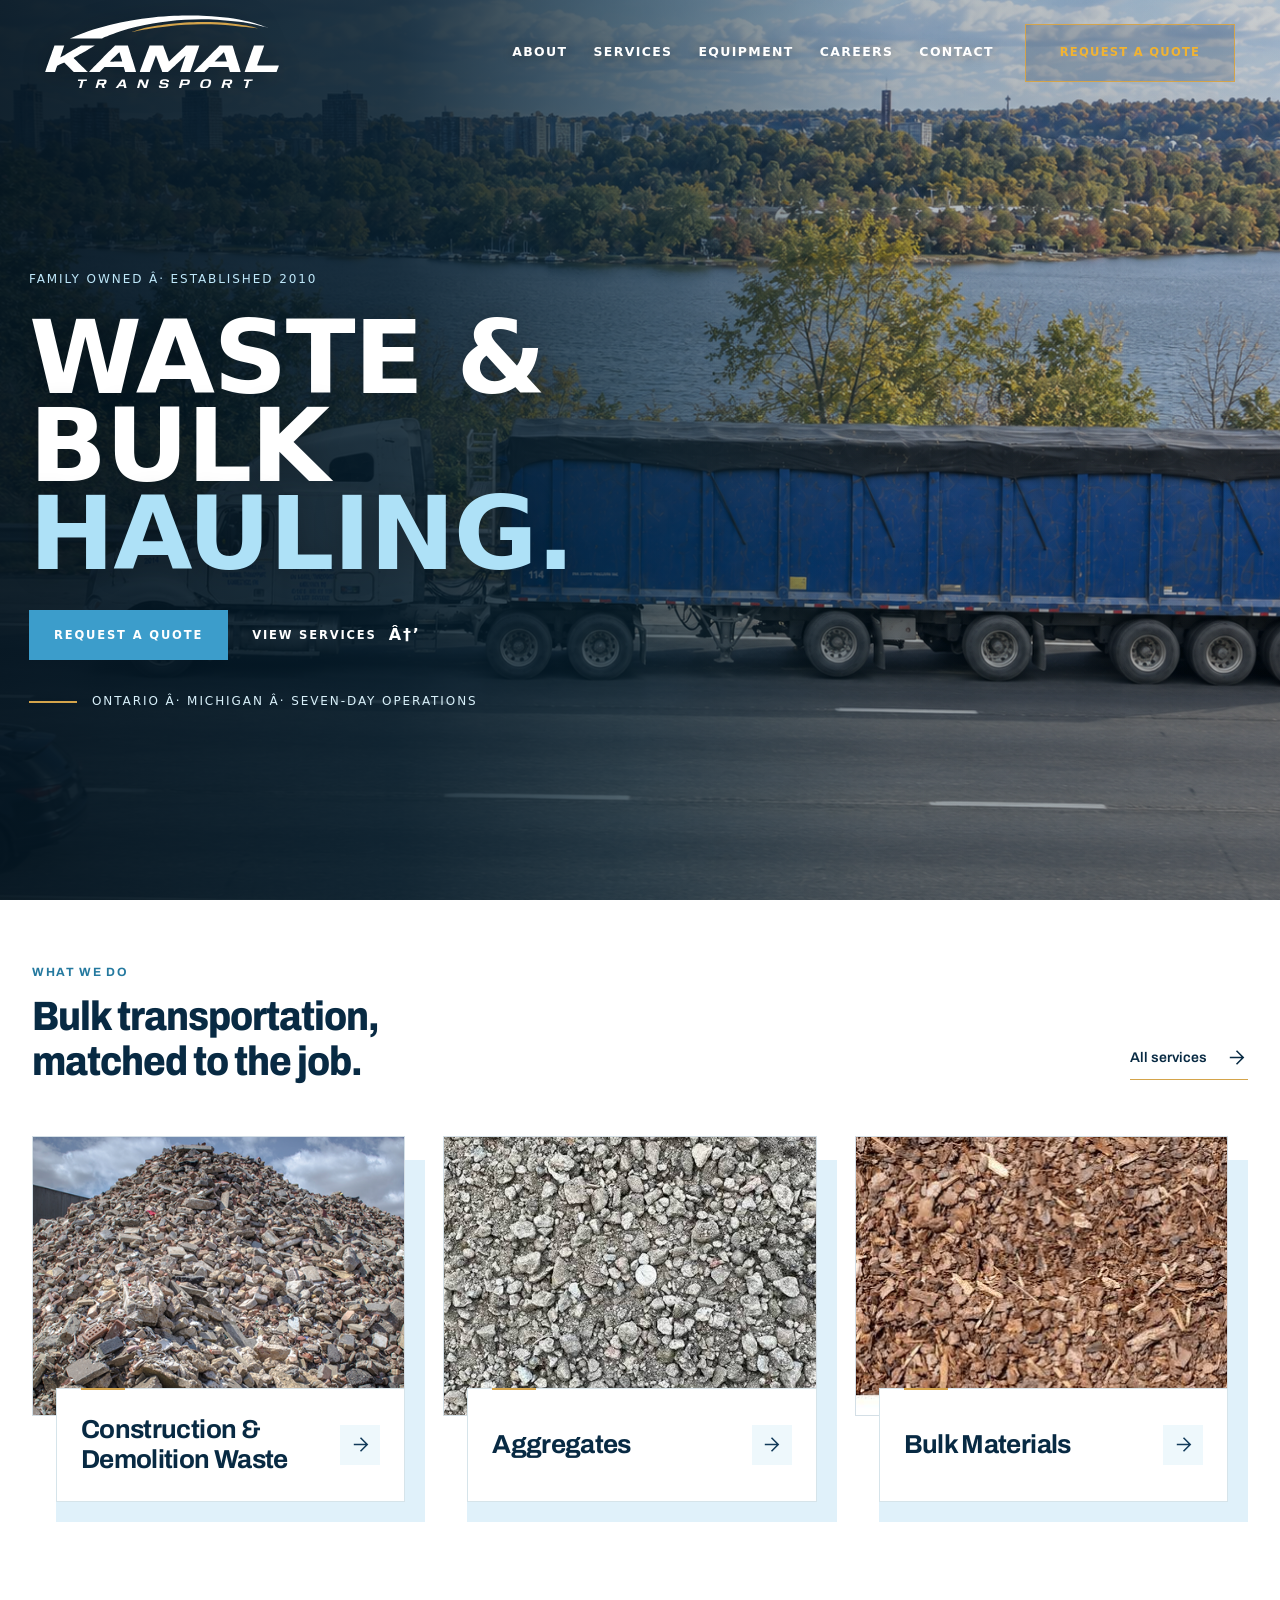
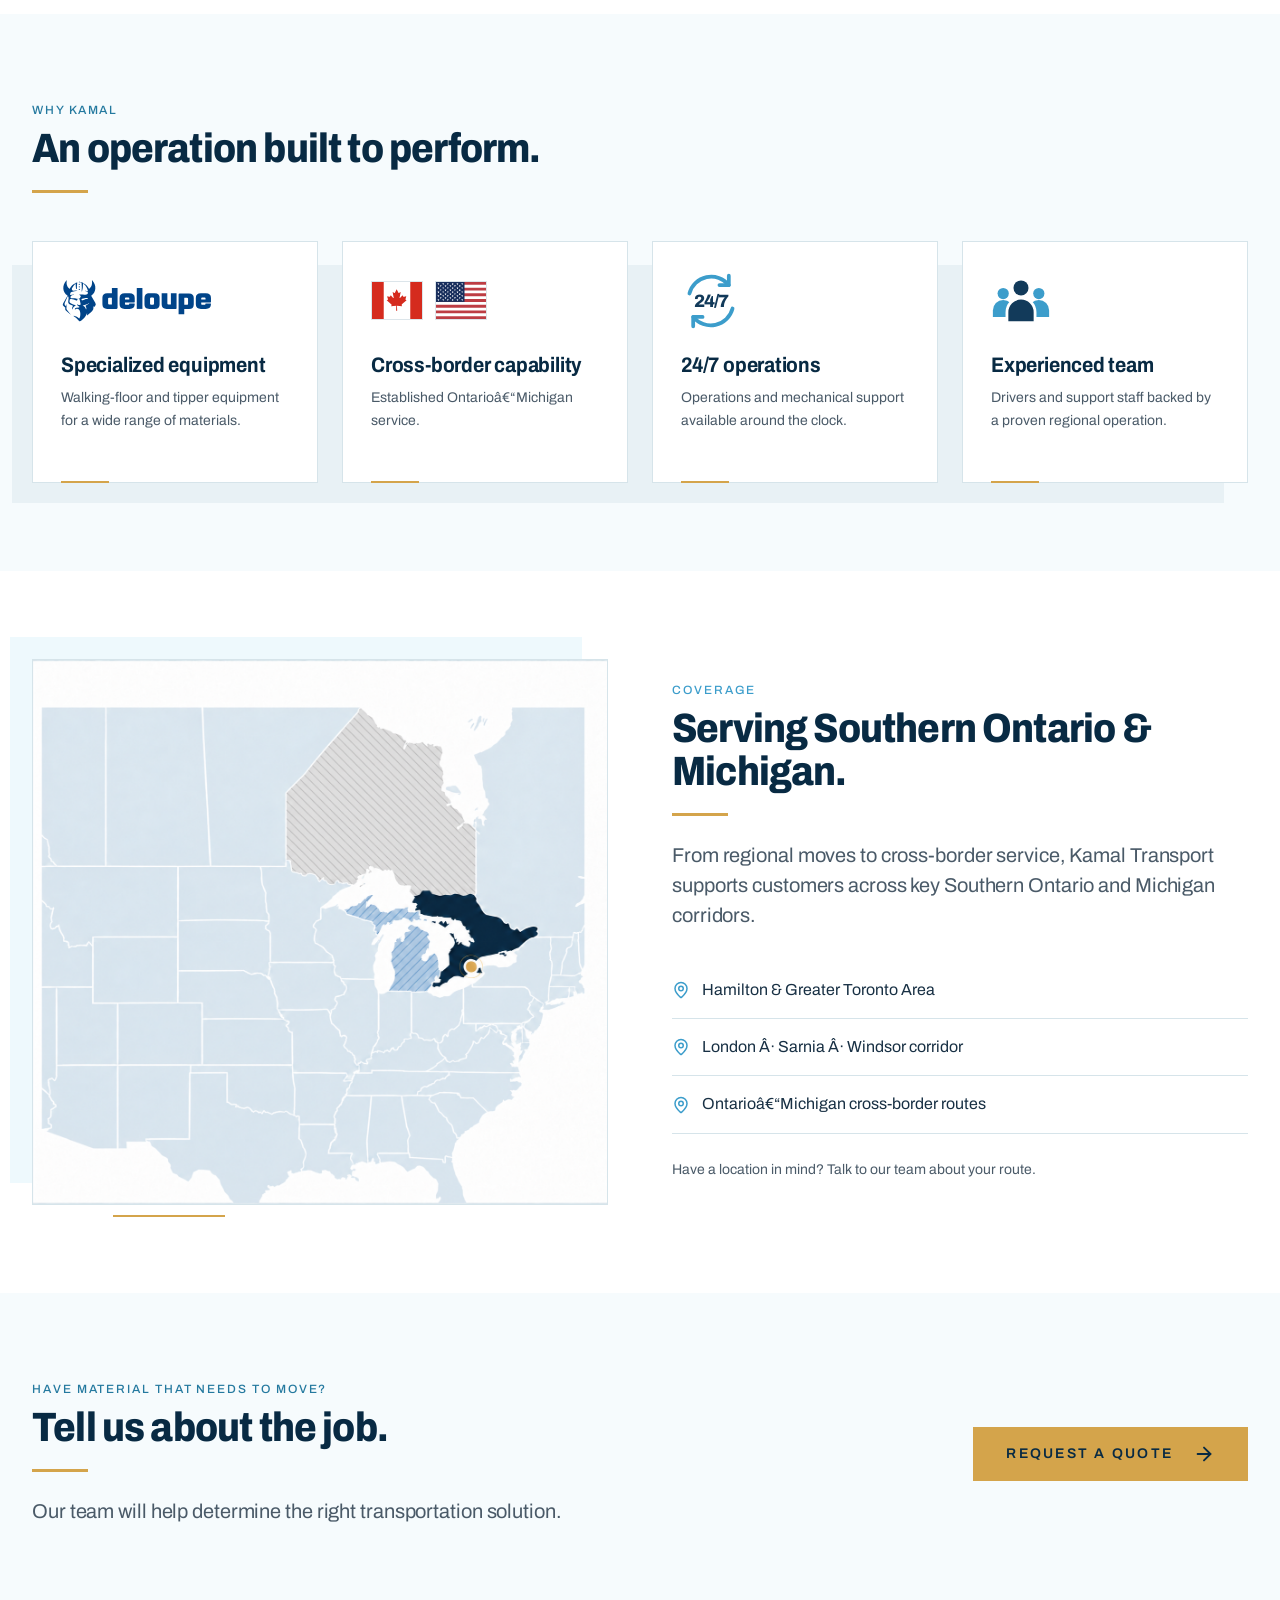
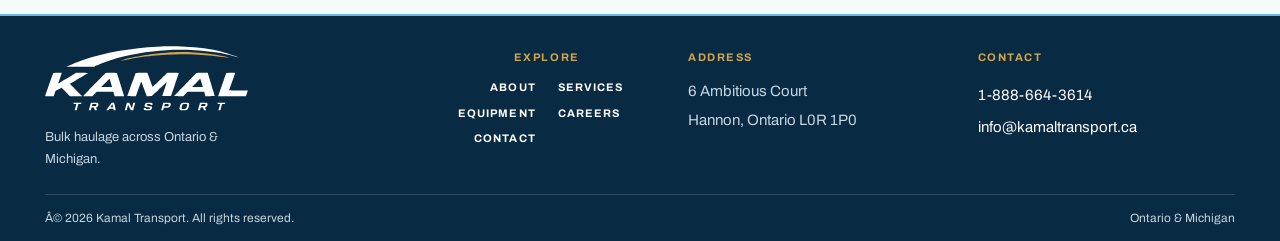
<file: index.html>
﻿<!DOCTYPE html>

<html lang="en">
<head>
<meta charset="utf-8"/>
<meta content="width=device-width,initial-scale=1,viewport-fit=cover" name="viewport"/>
<meta content="#082a43" name="theme-color"/>
<!-- PRE-LAUNCH: noindex is intentional and locked. Clear this, robots.txt and the
     vercel.json X-Robots-Tag header together at launch. See README.txt. -->
<meta content="noindex,nofollow" name="robots"/>
<title>Waste &amp; Bulk Haulage | Kamal Transport</title>
<meta content="Waste and bulk haulage across Southern Ontario and Michigan. Contact Kamal Transport about your material, route and transportation requirements." name="description"/>
<!-- Open Graph -->
<link href="assets/Kamal_Transport_Mobile_Header_3x_576x181.png" rel="icon" type="image/png"/>
<link href="css/tokens.css" rel="stylesheet"/>
<link href="css/style.css" rel="stylesheet"/>
<link href="css/home.css" rel="stylesheet"/>
<script defer="" src="js/site.js?v=client-preview-20260909"></script>
<script type="application/ld+json">
{
  "@context": "https://schema.org",
  "@type": "LocalBusiness",
  "name": "Kamal Transport",
  "url": "https://www.kamaltransport.ca/",
  "email": "info@kamaltransport.ca",
  "telephone": "1-888-664-3614",
  "foundingDate": "2010",
  "image": "https://www.kamaltransport.ca/assets/hero-home-white-blue.webp",
  "address": {
    "@type": "PostalAddress",
    "streetAddress": "6 Ambitious Court",
    "addressLocality": "Hannon",
    "addressRegion": "ON",
    "postalCode": "L0R 1P0",
    "addressCountry": "CA"
  },
  "areaServed": ["Southern Ontario", "Michigan"]
}
</script>
<link href="css/layout-refinements.css" rel="stylesheet"/><link href="css/service-gallery.css?v=offset-panels-20260907" rel="stylesheet"/><link as="font" crossorigin="" href="fonts/Archivo-variable.ttf" rel="preload" type="font/ttf"/><link href="css/editorial.css" rel="stylesheet"/><script defer="" src="js/editorial.js"></script><link href="css/hero-road-trial.css" rel="stylesheet"/><link href="css/compact-headers.css" rel="stylesheet"/><link href="css/service-photos.css" rel="stylesheet"/><!-- Client-preview sharing metadata. -->
<link rel="canonical" href="https://temporary-flying-tuba-8orfybw.vercel.app/index.html"/>
<meta property="og:type" content="website"/>
<meta property="og:site_name" content="Kamal Transport"/>
<meta property="og:title" content="Waste &amp; Bulk Haulage | Kamal Transport"/>
<meta property="og:description" content="Waste and bulk haulage across Southern Ontario and Michigan. Contact Kamal Transport about your material, route and transportation requirements."/>
<meta property="og:url" content="https://temporary-flying-tuba-8orfybw.vercel.app/index.html"/>
<meta property="og:image" content="https://temporary-flying-tuba-8orfybw.vercel.app/assets/kamal-transport-share-v1.png"/>
<meta property="og:image:secure_url" content="https://temporary-flying-tuba-8orfybw.vercel.app/assets/kamal-transport-share-v1.png"/>
<meta property="og:image:width" content="1200"/>
<meta property="og:image:height" content="630"/>
<meta property="og:image:type" content="image/png"/>
<meta property="og:image:alt" content="Kamal Transport navy and gold logo on a white background"/>
<meta name="twitter:card" content="summary_large_image"/>
<meta name="twitter:title" content="Waste &amp; Bulk Haulage | Kamal Transport"/>
<meta name="twitter:description" content="Waste and bulk haulage across Southern Ontario and Michigan. Contact Kamal Transport about your material, route and transportation requirements."/>
<meta name="twitter:image" content="https://temporary-flying-tuba-8orfybw.vercel.app/assets/kamal-transport-share-v1.png"/>
<meta name="twitter:image:alt" content="Kamal Transport navy and gold logo on a white background"/>
<!-- End client-preview sharing metadata. -->
</head>
<body class="editorial-mock ed-page-index">
<svg aria-hidden="true" focusable="false" height="0" style="position:absolute" width="0"><defs><filter color-interpolation-filters="sRGB" id="rf-white-gold"><fecolormatrix in="SourceGraphic" result="goldMask" type="matrix" values="1 0 0 0 0  0 1 0 0 0  0 0 1 0 0  5 0 -5 0 -0.5"></fecolormatrix><fecomposite in="SourceGraphic" in2="goldMask" operator="in" result="gold"></fecomposite><feflood flood-color="white" result="white"></feflood><fecomposite in="white" in2="SourceAlpha" operator="in" result="whiteLogo"></fecomposite><femerge><femergenode in="whiteLogo"></femergenode><femergenode in="gold"></femergenode></femerge></filter></defs></svg>
<a class="rf-skip" href="#main-content">Skip to content</a>
<header class="site-header">
<div class="header-inner">
<a aria-label="Kamal Transport home" class="brand" href="index.html">
<img alt="Kamal Transport" class="brand-logo brand-logo-hero" height="664" src="assets/logo-footer-vector-v4.svg" width="2048"/>
<img alt="Kamal Transport" class="brand-logo brand-logo-original" height="664" src="assets/logo-navy-vector-v4.svg" width="2048"/>
</a>
<button aria-expanded="false" aria-label="Open navigation" class="menu-button" type="button"><span></span></button>
<nav aria-label="Primary navigation" class="main-nav">
<div class="nav-links">
<a href="about.html">About</a>
<a href="services.html">Services</a>
<a href="fleet.html">Equipment</a>
<a href="careers.html">Careers</a>
<a href="contact.html">Contact</a>
</div>
<a class="nav-quote" href="quote.html">Request a Quote</a>
</nav>
</div>
</header>
<main class="home-doc" id="main-content">
<section class="home-hero hero-photo-home">
<div class="hero-photo"></div>
<div class="hero-backdrop"></div>
<div class="hero-inner">
<div class="hero-copy">
<div class="hero-kicker">Family Owned Â· Established 2010</div>
<h1><span>Waste &amp;</span><span>Bulk</span><span>Hauling.</span></h1>
<div class="hero-actions">
<a class="btn primary" href="quote.html">Request a Quote</a>
<a class="text-link light" href="services.html">View Services <span>â†’</span></a>
</div>
<div class="hero-note">Ontario Â· Michigan Â· Seven-day operations</div>
</div>
</div>
</section>
<section aria-labelledby="services-title" class="section section-services service-gallery-section" id="services-preview"><div class="container">
<div class="service-gallery-heading"><div><p class="eyebrow">What we do</p><h2 id="services-title">Bulk transportation,<br/>matched to the job.</h2></div><a class="service-gallery-all" href="services.html">All services <svg aria-hidden="true" fill="none" stroke="currentColor" stroke-width="1.6" viewbox="0 0 24 24"><path d="M5 12h14M12 5l7 7-7 7"></path></svg></a></div>
<div class="service-gallery"><a class="service-gallery-card service-gallery-card-1" href="services.html#commercial-waste"><div class="service-gallery-media"><img alt="A stockpile of concrete and brick demolition rubble" data-service-photo="home-construction-waste" decoding="async" height="506" loading="lazy" sizes="(max-width: 760px) calc(100vw - 46px), (max-width: 1439px) 31vw, 408px" src="assets/service-photos/home-construction-waste-975.webp" srcset="assets/service-photos/home-construction-waste-320.webp 320w, assets/service-photos/home-construction-waste-640.webp 640w, assets/service-photos/home-construction-waste-960.webp 960w, assets/service-photos/home-construction-waste-975.webp 975w" style="--photo-position:48% 25%;--photo-mobile-position:48% 25%" width="975"/></div><div class="service-gallery-caption"><h3>Construction &amp; Demolition Waste</h3><span class="service-gallery-arrow"><svg aria-hidden="true" fill="none" stroke="currentColor" stroke-width="1.6" viewbox="0 0 24 24"><path d="M5 12h14M12 5l7 7-7 7"></path></svg></span></div></a><a class="service-gallery-card service-gallery-card-2" href="services.html#aggregate"><div class="service-gallery-media"><img alt="Crushed grey aggregate in a range of sizes" data-service-photo="home-aggregates" decoding="async" height="698" loading="lazy" sizes="(max-width: 760px) calc(100vw - 46px), (max-width: 1439px) 31vw, 408px" src="assets/service-photos/home-aggregates-698.webp" srcset="assets/service-photos/home-aggregates-320.webp 320w, assets/service-photos/home-aggregates-640.webp 640w, assets/service-photos/home-aggregates-698.webp 698w" style="--photo-position:50% 48%;--photo-mobile-position:50% 48%" width="698"/></div><div class="service-gallery-caption"><h3>Aggregates</h3><span class="service-gallery-arrow"><svg aria-hidden="true" fill="none" stroke="currentColor" stroke-width="1.6" viewbox="0 0 24 24"><path d="M5 12h14M12 5l7 7-7 7"></path></svg></span></div></a><a class="service-gallery-card service-gallery-card-3" href="services.html#bulk"><div class="service-gallery-media"><img alt="Loose brown bark and wood material" data-service-photo="home-bulk-materials" decoding="async" height="280" loading="lazy" sizes="(max-width: 760px) calc(100vw - 46px), (max-width: 1439px) 31vw, 408px" src="assets/service-photos/home-bulk-materials-389.webp" srcset="assets/service-photos/home-bulk-materials-320.webp 320w, assets/service-photos/home-bulk-materials-389.webp 389w" style="--photo-position:50% 50%;--photo-mobile-position:50% 50%" width="389"/></div><div class="service-gallery-caption"><h3>Bulk Materials</h3><span class="service-gallery-arrow"><svg aria-hidden="true" fill="none" stroke="currentColor" stroke-width="1.6" viewbox="0 0 24 24"><path d="M5 12h14M12 5l7 7-7 7"></path></svg></span></div></a></div></div></section>
<section class="section section-proof">
<div class="container">
<div class="section-head">
<p class="eyebrow">Why Kamal</p>
<h2>An operation built to perform.</h2>
<span class="rule"></span>
</div>
<div class="proof-grid">
<article>
<div class="proof-visual"><img alt="Deloupe" class="deloupe-mark" height="93" loading="lazy" src="assets/deloupe-logo.svg" width="305"/></div>
<h3>Specialized equipment</h3>
<p>Walking-floor and tipper equipment for a wide range of materials.</p>
</article>
<article>
<div class="proof-visual"><img alt="Canada" class="country-flag" height="39" loading="lazy" src="assets/flag-canada.svg" width="52"/><img alt="United States" class="country-flag" height="39" loading="lazy" src="assets/flag-united-states.svg" width="52"/></div>
<h3>Cross-border capability</h3>
<p>Established Ontarioâ€“Michigan service.</p>
</article>
<article>
<div class="proof-visual"><svg aria-hidden="true" class="ed-proof-symbol ed-proof-operations" fill="none" focusable="false" height="64" viewbox="0 0 64 64" width="64" xmlns="http://www.w3.org/2000/svg">
<g stroke="var(--blue2)" stroke-linecap="round" stroke-linejoin="round" stroke-width="4">
<path d="M9 24A24 24 0 0 1 51 15"></path><path d="M41 15h10V5"></path>
<path d="M55 40A24 24 0 0 1 13 49"></path><path d="M23 49H13v10"></path>
</g>
<text fill="currentColor" font-family="Archivo,Arial,sans-serif" font-size="19" font-weight="800" letter-spacing="-1" text-anchor="middle" x="32" y="38">24/7</text>
</svg></div>
<h3>24/7 operations</h3>
<p>Operations and mechanical support available around the clock.</p>
</article>
<article>
<div class="proof-visual"><svg aria-hidden="true" class="ed-proof-symbol ed-proof-team" fill="none" focusable="false" height="64" viewbox="0 0 64 64" width="64" xmlns="http://www.w3.org/2000/svg">
<g fill="var(--blue2)">
<circle cx="13" cy="24" r="6"></circle><circle cx="51" cy="24" r="6"></circle>
<path d="M2 49v-7a11 11 0 0 1 22 0v7Z"></path><path d="M40 49v-7a11 11 0 0 1 22 0v7Z"></path>
</g>
<circle cx="32" cy="18" fill="currentColor" r="8"></circle>
<path d="M17 55V44a15 15 0 0 1 30 0v11Z" fill="currentColor" stroke="white" stroke-linejoin="round" stroke-width="3"></path>
</svg></div>
<h3>Experienced team</h3>
<p>Drivers and support staff backed by a proven regional operation.</p>
</article>
</div>
</div>
</section>
<section class="section section-coverage">
<div class="container">
<div class="coverage-layout">
<div class="coverage-map">
<div class="map-viewport"><img alt="Regional coverage map for Ontario and Michigan" decoding="async" height="1203" src="images/coverage-map.webp" width="1308"/></div></div>
<div class="coverage-copy">
<div class="section-head align-right">
<p class="eyebrow">Coverage</p>
<h2>Serving Southern Ontario &amp; Michigan.</h2>
<span class="rule"></span>
<p class="lead">From regional moves to cross-border service, Kamal Transport supports customers across key Southern Ontario and Michigan corridors.</p>
</div>
<ul class="routes">
<li><svg aria-hidden="true" class="rf-icon" fill="none" focusable="false" height="24" stroke="currentColor" stroke-linecap="round" stroke-linejoin="round" stroke-width="2" viewbox="0 0 24 24" width="24" xmlns="http://www.w3.org/2000/svg"><path d="M20 10c0 4.993-5.539 10.193-7.399 11.799a1 1 0 0 1-1.202 0C9.539 20.193 4 14.993 4 10a8 8 0 0 1 16 0"></path><circle cx="12" cy="10" r="3"></circle></svg>Hamilton &amp; Greater Toronto Area</li>
<li><svg aria-hidden="true" class="rf-icon" fill="none" focusable="false" height="24" stroke="currentColor" stroke-linecap="round" stroke-linejoin="round" stroke-width="2" viewbox="0 0 24 24" width="24" xmlns="http://www.w3.org/2000/svg"><path d="M20 10c0 4.993-5.539 10.193-7.399 11.799a1 1 0 0 1-1.202 0C9.539 20.193 4 14.993 4 10a8 8 0 0 1 16 0"></path><circle cx="12" cy="10" r="3"></circle></svg>London Â· Sarnia Â· Windsor corridor</li>
<li><svg aria-hidden="true" class="rf-icon" fill="none" focusable="false" height="24" stroke="currentColor" stroke-linecap="round" stroke-linejoin="round" stroke-width="2" viewbox="0 0 24 24" width="24" xmlns="http://www.w3.org/2000/svg"><path d="M20 10c0 4.993-5.539 10.193-7.399 11.799a1 1 0 0 1-1.202 0C9.539 20.193 4 14.993 4 10a8 8 0 0 1 16 0"></path><circle cx="12" cy="10" r="3"></circle></svg>Ontarioâ€“Michigan cross-border routes</li>
</ul>
<small>Have a location in mind? Talk to our team about your route.</small>
</div>
</div>
</div>
</section>
<section class="section section-cta">
<div class="container">
<div class="cta-inner">
<div class="section-head">
<p class="eyebrow">Have material that needs to move?</p>
<h2>Tell us about the job.</h2>
<span class="rule"></span>
<p class="lead">Our team will help determine the right transportation solution.</p>
</div>
<a class="rf-button gold" href="quote.html">Request a quote<svg aria-hidden="true" class="rf-icon" fill="none" focusable="false" height="24" stroke="currentColor" stroke-linecap="round" stroke-linejoin="round" stroke-width="2" viewbox="0 0 24 24" width="24" xmlns="http://www.w3.org/2000/svg"><path d="M5 12h14"></path><path d="m12 5 7 7-7 7"></path></svg></a>
</div>
</div>
</section>
</main>
<footer class="site-footer">
<div class="site-footer-inner site-footer-main">
<div class="site-footer-identity"><a aria-label="Kamal Transport home" class="site-footer-brand" href="index.html"><img alt="Kamal Transport" height="664" loading="lazy" src="assets/logo-footer-vector-v4.svg" width="2048"/></a><p class="site-footer-tagline">Bulk haulage across Ontario &amp; Michigan.</p></div>
<nav aria-label="Footer navigation" class="site-footer-nav"><p class="site-footer-heading">Explore</p><a href="about.html">About</a><a href="services.html">Services</a><a href="fleet.html">Equipment</a><a href="careers.html">Careers</a><a href="contact.html">Contact</a></nav>
<div class="site-footer-address"><p class="site-footer-heading">Address</p><address>6 Ambitious Court<br/>Hannon, Ontario L0R 1P0</address></div>
<div class="site-footer-contact"><p class="site-footer-heading">Contact</p><a href="tel:+18886643614">1-888-664-3614</a><a href="mailto:info@kamaltransport.ca">info@kamaltransport.ca</a></div>
</div><div class="site-footer-bottom"><div class="site-footer-inner"><span>Â© <span data-year="">2026</span> Kamal Transport. All rights reserved.</span><span>Ontario &amp; Michigan</span></div></div>
</footer>
</body>
</html>
</file>
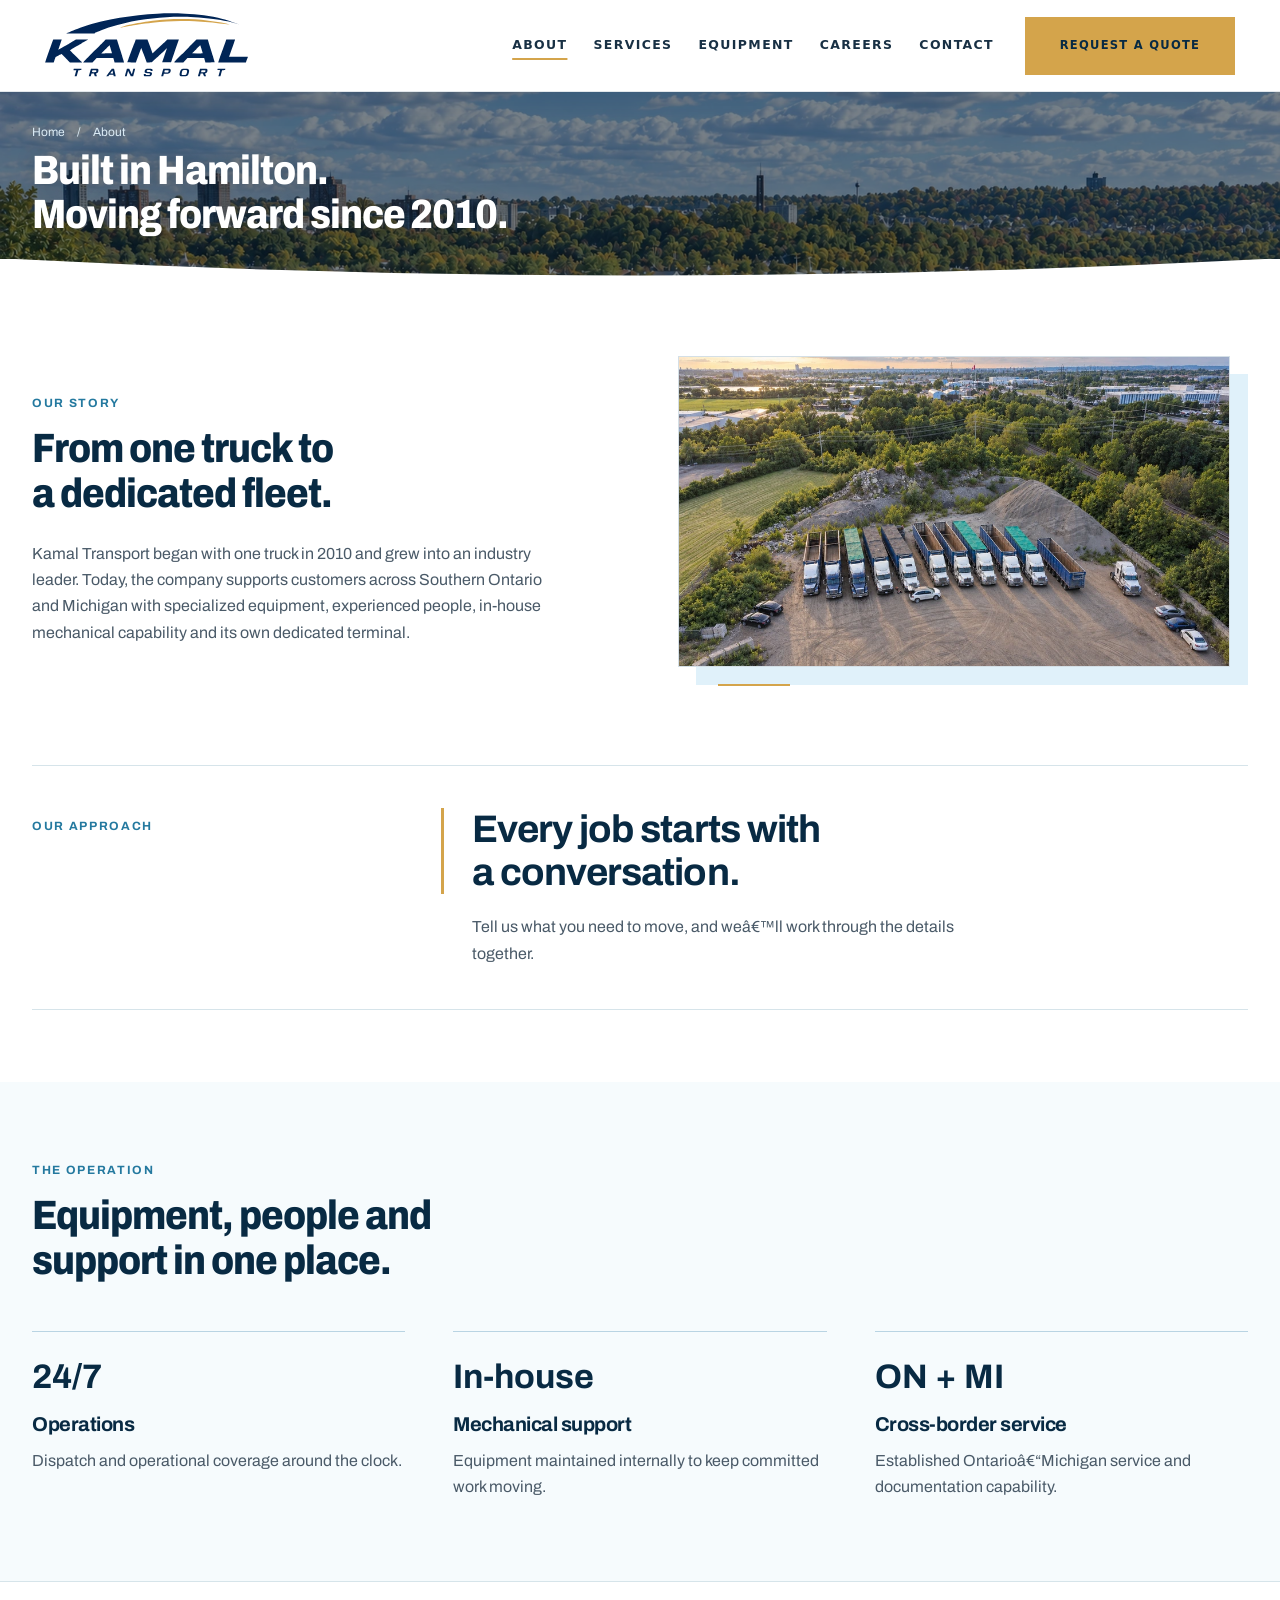
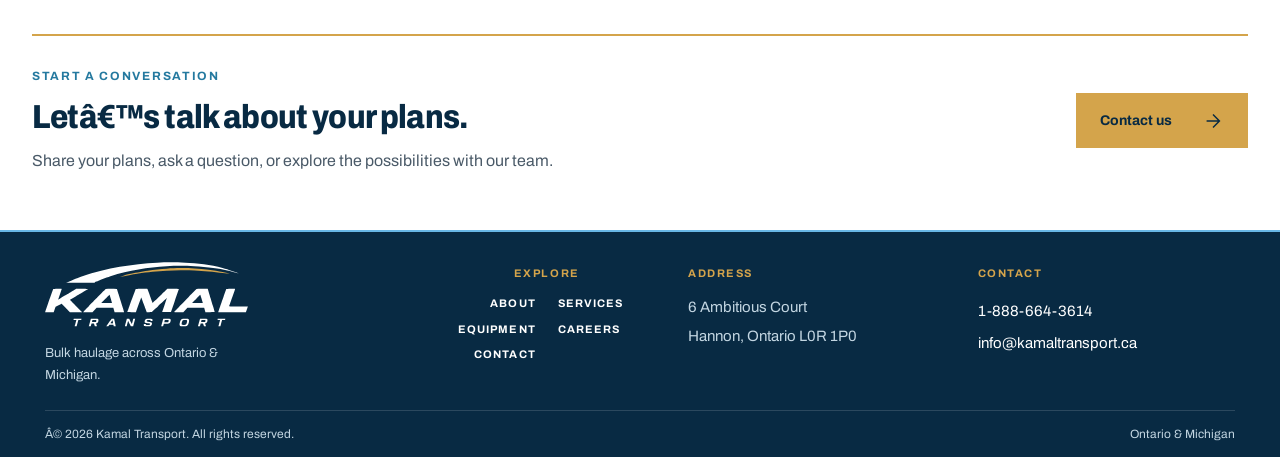
<file: about.html>
﻿<!DOCTYPE html>

<html lang="en"><head><meta charset="utf-8"/><meta content="width=device-width,initial-scale=1,viewport-fit=cover" name="viewport"/><meta content="#082a43" name="theme-color"/><meta content="noindex,nofollow" name="robots"/><title>About | Kamal Transport</title><meta content="Waste and bulk haulage across Southern Ontario and Michigan. Contact Kamal Transport about your material, route and transportation requirements." name="description"/><link href="assets/Kamal_Transport_Mobile_Header_3x_576x181.png" rel="icon" type="image/png"/><link href="css/tokens.css" rel="stylesheet"/>
<!-- kt-seo -->
<meta content="kamal-transport" id="kt-seo" name="generator"/>
<script type="application/ld+json">
{
  "@context": "https://schema.org",
  "@type": "LocalBusiness",
  "name": "Kamal Transport",
  "url": "https://www.kamaltransport.ca/",
  "email": "info@kamaltransport.ca",
  "telephone": "1-888-664-3614",
  "foundingDate": "2010",
  "image": "https://www.kamaltransport.ca/assets/hero-home-white-blue.webp",
  "address": {
    "@type": "PostalAddress",
    "streetAddress": "6 Ambitious Court",
    "addressLocality": "Hannon",
    "addressRegion": "ON",
    "postalCode": "L0R 1P0",
    "addressCountry": "CA"
  },
  "areaServed": ["Southern Ontario", "Michigan"]
}
</script>
<link href="css/style.css" rel="stylesheet"/><script defer="" src="js/site.js?v=client-preview-20260909"></script><link href="css/corporate.css" rel="stylesheet"/><link href="css/revision.css" rel="stylesheet"/><link href="css/layout-refinements.css" rel="stylesheet"/><link as="font" crossorigin="" href="fonts/Archivo-variable.ttf" rel="preload" type="font/ttf"/><link href="css/editorial.css" rel="stylesheet"/><script defer="" src="js/editorial.js"></script><link as="image" fetchpriority="high" href="assets/subsection-road-clouds-1672-v2.webp" imagesrcset="assets/subsection-road-clouds-960-v2.webp 960w, assets/subsection-road-clouds-1672-v2.webp 1672w" imagesizes="100vw" rel="preload"/><link href="css/compact-headers.css?v=compact-20260909" rel="stylesheet"/><!-- Client-preview sharing metadata. -->
<link rel="canonical" href="https://temporary-flying-tuba-8orfybw.vercel.app/about.html"/>
<meta property="og:type" content="website"/>
<meta property="og:site_name" content="Kamal Transport"/>
<meta property="og:title" content="About | Kamal Transport"/>
<meta property="og:description" content="Waste and bulk haulage across Southern Ontario and Michigan. Contact Kamal Transport about your material, route and transportation requirements."/>
<meta property="og:url" content="https://temporary-flying-tuba-8orfybw.vercel.app/about.html"/>
<meta property="og:image" content="https://temporary-flying-tuba-8orfybw.vercel.app/assets/kamal-transport-share-v1.png"/>
<meta property="og:image:secure_url" content="https://temporary-flying-tuba-8orfybw.vercel.app/assets/kamal-transport-share-v1.png"/>
<meta property="og:image:width" content="1200"/>
<meta property="og:image:height" content="630"/>
<meta property="og:image:type" content="image/png"/>
<meta property="og:image:alt" content="Kamal Transport navy and gold logo on a white background"/>
<meta name="twitter:card" content="summary_large_image"/>
<meta name="twitter:title" content="About | Kamal Transport"/>
<meta name="twitter:description" content="Waste and bulk haulage across Southern Ontario and Michigan. Contact Kamal Transport about your material, route and transportation requirements."/>
<meta name="twitter:image" content="https://temporary-flying-tuba-8orfybw.vercel.app/assets/kamal-transport-share-v1.png"/>
<meta name="twitter:image:alt" content="Kamal Transport navy and gold logo on a white background"/>
<!-- End client-preview sharing metadata. -->
<link href="css/subsection-headers.css?v=cloud-tree-v2-20260909" rel="stylesheet"/><link href="css/about-story-photo.css?v=story-photo-20260909" rel="stylesheet"/></head><body class="editorial-mock ed-page-about"><svg aria-hidden="true" focusable="false" height="0" style="position:absolute" width="0"><defs><filter color-interpolation-filters="sRGB" id="rf-white-gold"><fecolormatrix in="SourceGraphic" result="goldMask" type="matrix" values="1 0 0 0 0  0 1 0 0 0  0 0 1 0 0  5 0 -5 0 -0.5"></fecolormatrix><fecomposite in="SourceGraphic" in2="goldMask" operator="in" result="gold"></fecomposite><feflood flood-color="white" result="white"></feflood><fecomposite in="white" in2="SourceAlpha" operator="in" result="whiteLogo"></fecomposite><femerge><femergenode in="whiteLogo"></femergenode><femergenode in="gold"></femergenode></femerge></filter></defs></svg><a class="rf-skip" href="#main-content">Skip to content</a><header class="site-header inner-header">
<div class="header-inner">
<a aria-label="Kamal Transport home" class="brand" href="index.html">
<img alt="Kamal Transport" class="brand-logo brand-logo-hero" height="664" src="assets/logo-footer-vector-v4.svg" width="2048"/>
<img alt="Kamal Transport" class="brand-logo brand-logo-original" height="664" src="assets/logo-navy-vector-v4.svg" width="2048"/>
</a>
<button aria-expanded="false" aria-label="Open navigation" class="menu-button" type="button"><span></span></button>
<nav aria-label="Primary navigation" class="main-nav">
<div class="nav-links">
<a aria-current="page" href="about.html">About</a>
<a href="services.html">Services</a>
<a href="fleet.html">Equipment</a>
<a href="careers.html">Careers</a>
<a href="contact.html">Contact</a>
</div>
<a class="nav-quote" href="quote.html">Request a Quote</a>
</nav>
</div>
</header>
<main class="ed-main" id="main-content"><section class="rf rf-inner-hero"><img alt="" class="ed-title-photo" decoding="async" fetchpriority="high" height="941" loading="eager" src="assets/subsection-road-clouds-1672-v2.webp" srcset="assets/subsection-road-clouds-960-v2.webp 960w, assets/subsection-road-clouds-1672-v2.webp 1672w" sizes="100vw" width="1672"/><div class="rf-container"><nav aria-label="Breadcrumb" class="rf-breadcrumb"><a href="index.html">Home</a><span aria-hidden="true">/</span><span>About</span></nav><h1>Built in Hamilton.<br/>Moving forward since 2010.</h1></div><svg aria-hidden="true" class="ed-title-curve" focusable="false" preserveaspectratio="none" viewbox="0 0 1440 34" xmlns="http://www.w3.org/2000/svg"><path d="M-4-2Q720 64 1444-2V36H-4Z"></path></svg></section><section class="ed-section"><div class="ed-container"><div class="ed-story-grid"><div><div class="ed-heading"><p class="ed-label">Our story</p><h2>From one truck to<br/> a dedicated fleet.</h2></div><p>Kamal Transport began with one truck in 2010 and grew into an industry leader. Today, the company supports customers across Southern Ontario and Michigan with specialized equipment, experienced people, in-house mechanical capability and its own dedicated terminal.</p></div><div class="ed-image ed-image-rule ed-about-story-photo"><div class="ed-image-surface"><img alt="Kamal Transport fleet parked at its terminal, with trees and the city skyline at sunset" decoding="async" height="941" loading="lazy" src="assets/about-yard-story-1672-v1.webp" srcset="assets/about-yard-story-960-v1.webp 960w, assets/about-yard-story-1672-v1.webp 1672w" sizes="(max-width:900px) calc(100vw - 64px), 660px" width="1672"/></div></div></div></div></section><section class="ed-section ed-quote-section"><div class="ed-container"><div class="ed-pullquote"><p class="ed-label">Our approach</p><blockquote>Every job starts with<br/>a conversation.</blockquote><p>Tell us what you need to move, and weâ€™ll work through the details together.</p></div></div></section><section class="ed-section ed-tint"><div class="ed-container"><div class="ed-heading"><p class="ed-label">The operation</p><h2>Equipment, people and<br/> support in one place.</h2></div><div class="ed-facts-grid"><article><strong>24/7</strong><h3>Operations</h3><p>Dispatch and operational coverage around the clock.</p></article><article><strong>In-house</strong><h3>Mechanical support</h3><p>Equipment maintained internally to keep committed work moving.</p></article><article><strong>ON + MI</strong><h3>Cross-border service</h3><p>Established Ontarioâ€“Michigan service and documentation capability.</p></article></div></div></section><section class="ed-section ed-cta"><div class="ed-container"><div><div class="ed-heading"><p class="ed-label">Start a conversation</p><h2>Letâ€™s talk about your plans.</h2><p class="ed-lead">Share your plans, ask a question, or explore the possibilities with our team.</p></div></div><a class="ed-button" href="contact.html">Contact us<svg aria-hidden="true" fill="none" stroke="currentColor" stroke-width="1.6" viewbox="0 0 24 24"><path d="M5 12h14M12 5l7 7-7 7"></path></svg></a></div></section></main><footer class="site-footer">
<div class="site-footer-inner site-footer-main">
<div class="site-footer-identity"><a aria-label="Kamal Transport home" class="site-footer-brand" href="index.html"><img alt="Kamal Transport" height="664" loading="lazy" src="assets/logo-footer-vector-v4.svg" width="2048"/></a><p class="site-footer-tagline">Bulk haulage across Ontario &amp; Michigan.</p></div>
<nav aria-label="Footer navigation" class="site-footer-nav"><p class="site-footer-heading">Explore</p><a href="about.html">About</a><a href="services.html">Services</a><a href="fleet.html">Equipment</a><a href="careers.html">Careers</a><a href="contact.html">Contact</a></nav>
<div class="site-footer-address"><p class="site-footer-heading">Address</p><address>6 Ambitious Court<br/>Hannon, Ontario L0R 1P0</address></div>
<div class="site-footer-contact"><p class="site-footer-heading">Contact</p><a href="tel:+18886643614">1-888-664-3614</a><a href="mailto:info@kamaltransport.ca">info@kamaltransport.ca</a></div>
</div><div class="site-footer-bottom"><div class="site-footer-inner"><span>Â© <span data-year="">2026</span> Kamal Transport. All rights reserved.</span><span>Ontario &amp; Michigan</span></div></div>
</footer></body></html>
</file>
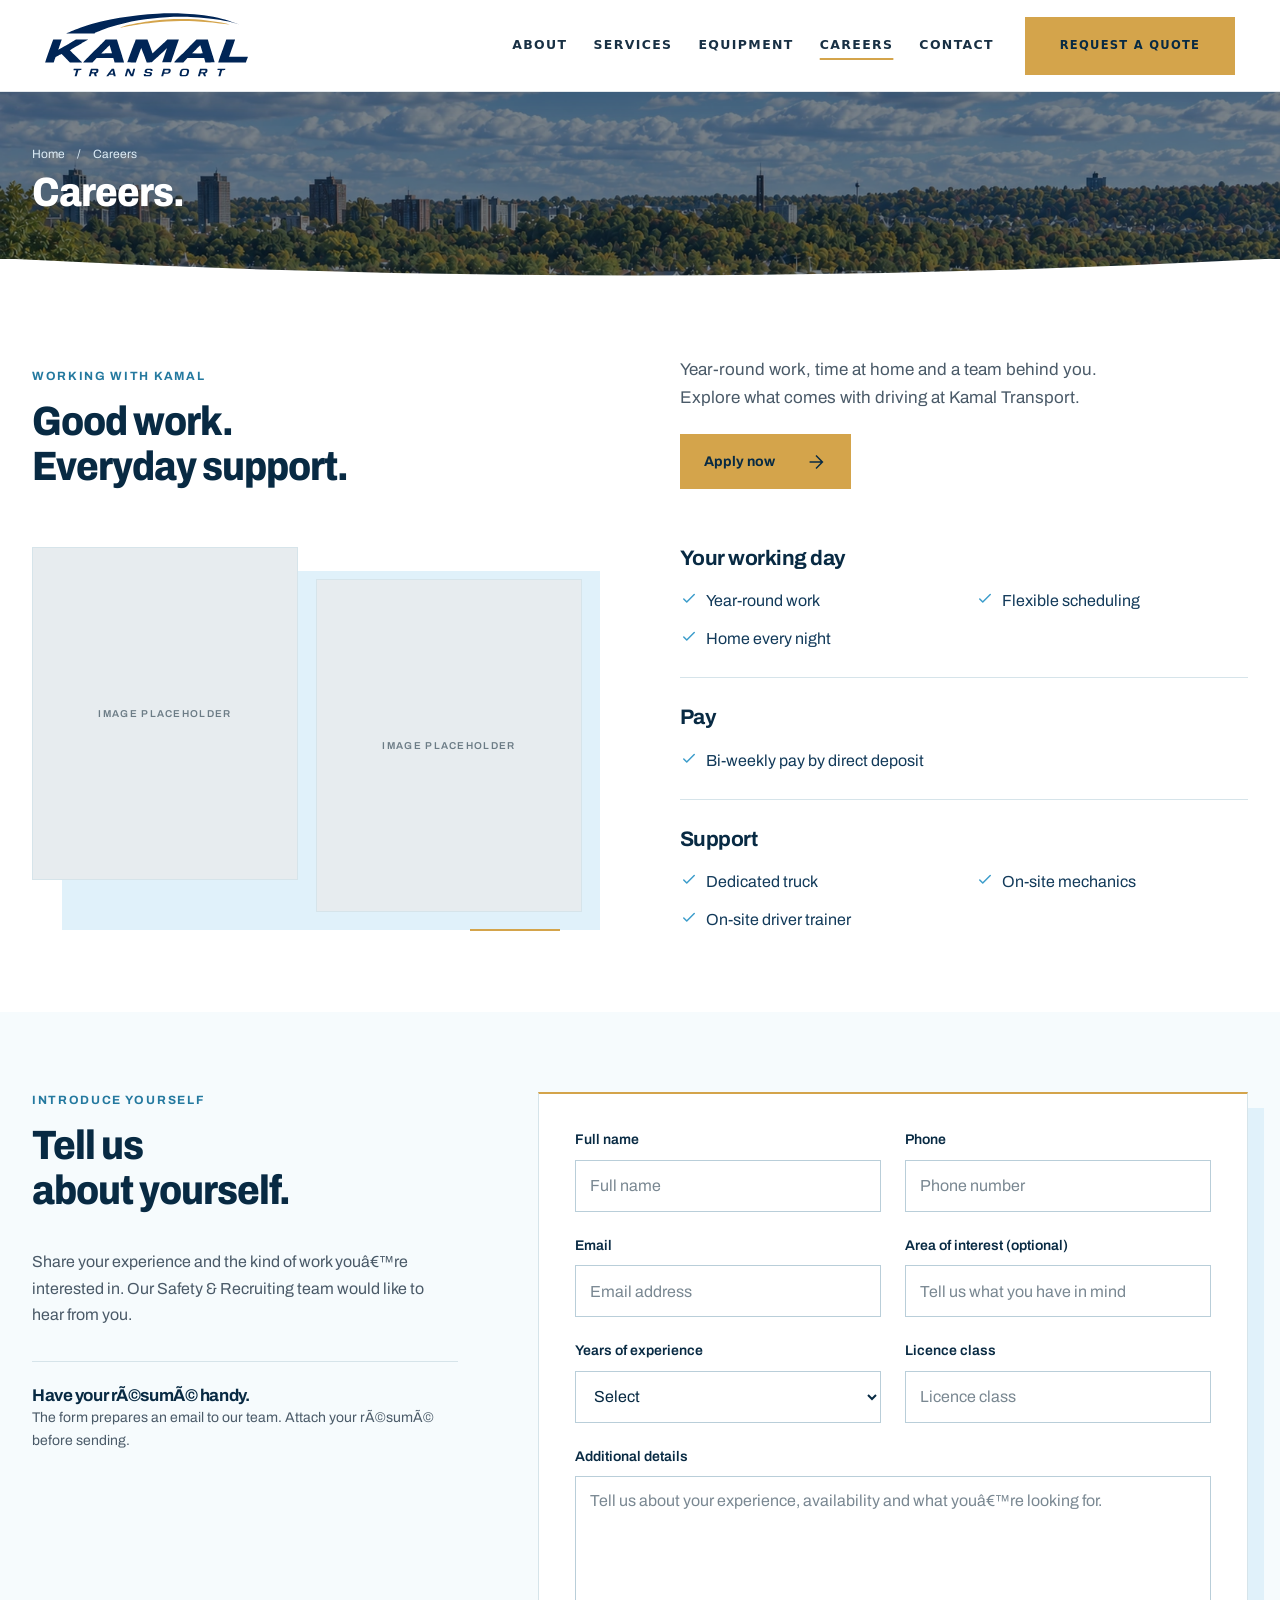
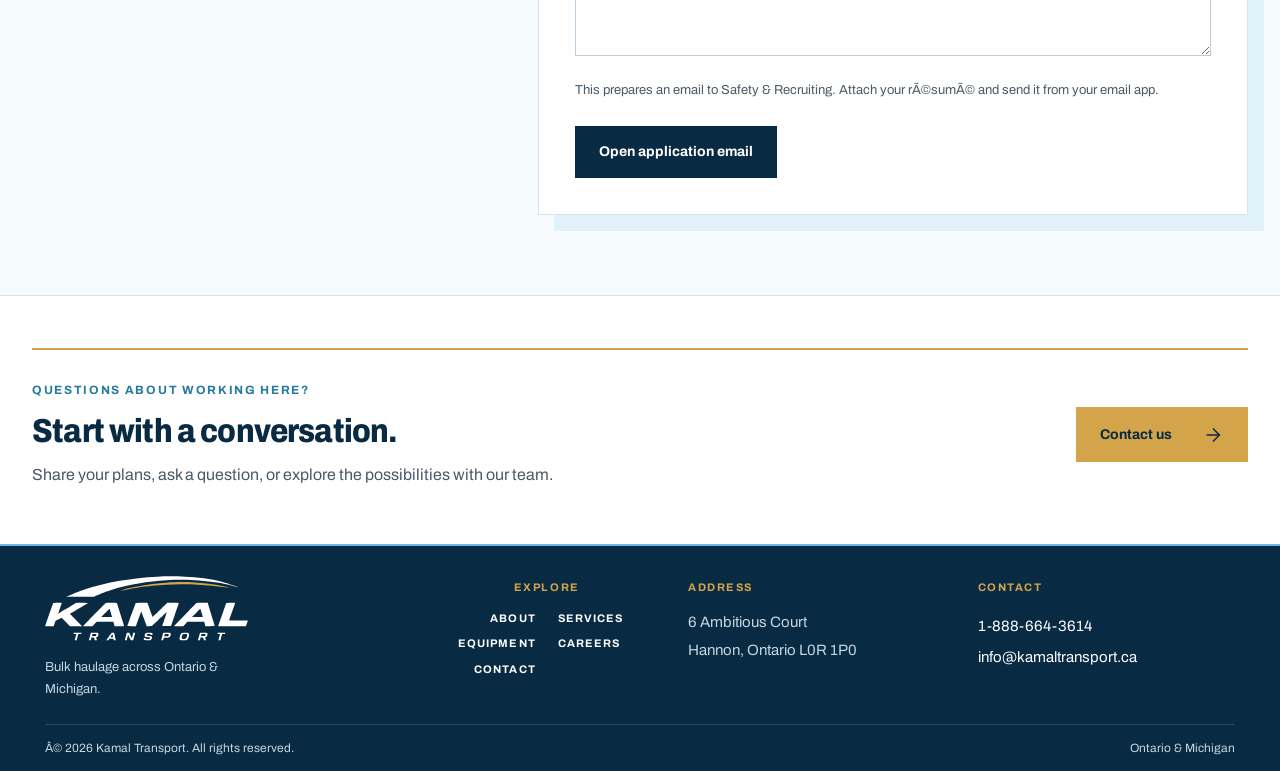
<file: careers.html>
﻿<!DOCTYPE html>

<html lang="en"><head><meta charset="utf-8"/><meta content="width=device-width,initial-scale=1,viewport-fit=cover" name="viewport"/><meta content="#082a43" name="theme-color"/><meta content="noindex,nofollow" name="robots"/><title>Careers | Kamal Transport</title><meta content="Waste and bulk haulage across Southern Ontario and Michigan. Contact Kamal Transport about your material, route and transportation requirements." name="description"/><link href="assets/Kamal_Transport_Mobile_Header_3x_576x181.png" rel="icon" type="image/png"/><link href="css/tokens.css" rel="stylesheet"/>
<!-- kt-seo -->
<meta content="kamal-transport" id="kt-seo" name="generator"/>
<script type="application/ld+json">
{
  "@context": "https://schema.org",
  "@type": "LocalBusiness",
  "name": "Kamal Transport",
  "url": "https://www.kamaltransport.ca/",
  "email": "info@kamaltransport.ca",
  "telephone": "1-888-664-3614",
  "foundingDate": "2010",
  "image": "https://www.kamaltransport.ca/assets/hero-home-white-blue.webp",
  "address": {
    "@type": "PostalAddress",
    "streetAddress": "6 Ambitious Court",
    "addressLocality": "Hannon",
    "addressRegion": "ON",
    "postalCode": "L0R 1P0",
    "addressCountry": "CA"
  },
  "areaServed": ["Southern Ontario", "Michigan"]
}
</script>
<link href="css/style.css" rel="stylesheet"/><script defer="" src="js/site.js?v=client-preview-20260909"></script><link href="css/corporate.css" rel="stylesheet"/><link href="css/revision.css" rel="stylesheet"/><link href="css/layout-refinements.css" rel="stylesheet"/><link as="font" crossorigin="" href="fonts/Archivo-variable.ttf" rel="preload" type="font/ttf"/><link href="css/editorial.css" rel="stylesheet"/><script defer="" src="js/editorial.js"></script><link as="image" fetchpriority="high" href="assets/subsection-road-clouds-1672-v2.webp" imagesrcset="assets/subsection-road-clouds-960-v2.webp 960w, assets/subsection-road-clouds-1672-v2.webp 1672w" imagesizes="100vw" rel="preload"/><link href="css/compact-headers.css?v=compact-20260909" rel="stylesheet"/><!-- Client-preview sharing metadata. -->
<link rel="canonical" href="https://temporary-flying-tuba-8orfybw.vercel.app/careers.html"/>
<meta property="og:type" content="website"/>
<meta property="og:site_name" content="Kamal Transport"/>
<meta property="og:title" content="Careers | Kamal Transport"/>
<meta property="og:description" content="Waste and bulk haulage across Southern Ontario and Michigan. Contact Kamal Transport about your material, route and transportation requirements."/>
<meta property="og:url" content="https://temporary-flying-tuba-8orfybw.vercel.app/careers.html"/>
<meta property="og:image" content="https://temporary-flying-tuba-8orfybw.vercel.app/assets/kamal-transport-share-v1.png"/>
<meta property="og:image:secure_url" content="https://temporary-flying-tuba-8orfybw.vercel.app/assets/kamal-transport-share-v1.png"/>
<meta property="og:image:width" content="1200"/>
<meta property="og:image:height" content="630"/>
<meta property="og:image:type" content="image/png"/>
<meta property="og:image:alt" content="Kamal Transport navy and gold logo on a white background"/>
<meta name="twitter:card" content="summary_large_image"/>
<meta name="twitter:title" content="Careers | Kamal Transport"/>
<meta name="twitter:description" content="Waste and bulk haulage across Southern Ontario and Michigan. Contact Kamal Transport about your material, route and transportation requirements."/>
<meta name="twitter:image" content="https://temporary-flying-tuba-8orfybw.vercel.app/assets/kamal-transport-share-v1.png"/>
<meta name="twitter:image:alt" content="Kamal Transport navy and gold logo on a white background"/>
<!-- End client-preview sharing metadata. -->
<link href="css/subsection-headers.css?v=cloud-tree-v2-20260909" rel="stylesheet"/></head><body class="editorial-mock ed-page-careers"><svg aria-hidden="true" focusable="false" height="0" style="position:absolute" width="0"><defs><filter color-interpolation-filters="sRGB" id="rf-white-gold"><fecolormatrix in="SourceGraphic" result="goldMask" type="matrix" values="1 0 0 0 0  0 1 0 0 0  0 0 1 0 0  5 0 -5 0 -0.5"></fecolormatrix><fecomposite in="SourceGraphic" in2="goldMask" operator="in" result="gold"></fecomposite><feflood flood-color="white" result="white"></feflood><fecomposite in="white" in2="SourceAlpha" operator="in" result="whiteLogo"></fecomposite><femerge><femergenode in="whiteLogo"></femergenode><femergenode in="gold"></femergenode></femerge></filter></defs></svg><a class="rf-skip" href="#main-content">Skip to content</a><header class="site-header inner-header">
<div class="header-inner">
<a aria-label="Kamal Transport home" class="brand" href="index.html">
<img alt="Kamal Transport" class="brand-logo brand-logo-hero" height="664" src="assets/logo-footer-vector-v4.svg" width="2048"/>
<img alt="Kamal Transport" class="brand-logo brand-logo-original" height="664" src="assets/logo-navy-vector-v4.svg" width="2048"/>
</a>
<button aria-expanded="false" aria-label="Open navigation" class="menu-button" type="button"><span></span></button>
<nav aria-label="Primary navigation" class="main-nav">
<div class="nav-links">
<a href="about.html">About</a>
<a href="services.html">Services</a>
<a href="fleet.html">Equipment</a>
<a aria-current="page" href="careers.html">Careers</a>
<a href="contact.html">Contact</a>
</div>
<a class="nav-quote" href="quote.html">Request a Quote</a>
</nav>
</div>
</header>
<main class="ed-main" id="main-content"><section class="rf rf-inner-hero"><img alt="" class="ed-title-photo" decoding="async" fetchpriority="high" height="941" loading="eager" src="assets/subsection-road-clouds-1672-v2.webp" srcset="assets/subsection-road-clouds-960-v2.webp 960w, assets/subsection-road-clouds-1672-v2.webp 1672w" sizes="100vw" width="1672"/><div class="rf-container"><nav aria-label="Breadcrumb" class="rf-breadcrumb"><a href="index.html">Home</a><span aria-hidden="true">/</span><span>Careers</span></nav><h1>Careers.</h1></div><svg aria-hidden="true" class="ed-title-curve" focusable="false" preserveaspectratio="none" viewbox="0 0 1440 34" xmlns="http://www.w3.org/2000/svg"><path d="M-4-2Q720 64 1444-2V36H-4Z"></path></svg></section><section aria-labelledby="benefits-title" class="ed-section ed-career-benefits"><div class="ed-container ed-benefits-layout">
<div class="ed-benefits-intro"><div class="ed-heading"><p class="ed-label">Working with Kamal</p><h2 id="benefits-title">Good work.<br/> Everyday support.</h2></div><div class="ed-benefits-welcome"><p class="ed-lead">Year-round work, time at home and a team behind you. Explore what comes with driving at Kamal Transport.</p><a class="ed-button" href="#apply">Apply now<svg aria-hidden="true" fill="none" stroke="currentColor" stroke-width="1.6" viewbox="0 0 24 24"><path d="M5 12h14M12 5l7 7-7 7"></path></svg></a></div></div>
<div class="ed-career-spread"><div aria-hidden="true" class="ed-career-photo-pair"><div class="ed-career-photo"><span>Image placeholder</span></div><div class="ed-career-photo"><span>Image placeholder</span></div></div><div class="ed-benefits-panel"><div class="ed-benefit-group"><h3>Your working day</h3><ul><li><svg aria-hidden="true" fill="none" stroke="currentColor" stroke-linecap="round" stroke-linejoin="round" stroke-width="2" viewbox="0 0 24 24"><path d="m5 12 4 4L19 6"></path></svg><span>Year-round work</span></li><li><svg aria-hidden="true" fill="none" stroke="currentColor" stroke-linecap="round" stroke-linejoin="round" stroke-width="2" viewbox="0 0 24 24"><path d="m5 12 4 4L19 6"></path></svg><span>Flexible scheduling</span></li><li><svg aria-hidden="true" fill="none" stroke="currentColor" stroke-linecap="round" stroke-linejoin="round" stroke-width="2" viewbox="0 0 24 24"><path d="m5 12 4 4L19 6"></path></svg><span>Home every night</span></li></ul></div><div class="ed-benefit-group"><h3>Pay</h3><ul><li><svg aria-hidden="true" fill="none" stroke="currentColor" stroke-linecap="round" stroke-linejoin="round" stroke-width="2" viewbox="0 0 24 24"><path d="m5 12 4 4L19 6"></path></svg><span>Bi-weekly pay by direct deposit</span></li></ul></div><div class="ed-benefit-group"><h3>Support</h3><ul><li><svg aria-hidden="true" fill="none" stroke="currentColor" stroke-linecap="round" stroke-linejoin="round" stroke-width="2" viewbox="0 0 24 24"><path d="m5 12 4 4L19 6"></path></svg><span>Dedicated truck</span></li><li><svg aria-hidden="true" fill="none" stroke="currentColor" stroke-linecap="round" stroke-linejoin="round" stroke-width="2" viewbox="0 0 24 24"><path d="m5 12 4 4L19 6"></path></svg><span>On-site mechanics</span></li><li><svg aria-hidden="true" fill="none" stroke="currentColor" stroke-linecap="round" stroke-linejoin="round" stroke-width="2" viewbox="0 0 24 24"><path d="m5 12 4 4L19 6"></path></svg><span>On-site driver trainer</span></li></ul></div></div></div>
</div></section><section class="ed-section ed-tint" id="apply"><div class="ed-container"><div class="ed-form-layout"><aside class="ed-application-intro"><div class="ed-heading"><p class="ed-label">Introduce yourself</p><h2>Tell us<br/> about yourself.</h2></div><p>Share your experience and the kind of work youâ€™re interested in. Our Safety &amp; Recruiting team would like to hear from you.</p><div class="ed-small-note"><h3>Have your rÃ©sumÃ© handy.</h3><p>The form prepares an email to our team. Attach your rÃ©sumÃ© before sending.</p></div></aside><form class="rf-form" data-email-form="careers" data-recipient="safety@kamaltransport.ca"><label for="career-name">Full name<input autocomplete="name" id="career-name" name="Name" placeholder="Full name" required=""/></label><label for="career-phone">Phone<input autocomplete="tel" id="career-phone" name="Phone" placeholder="Phone number" required="" type="tel"/></label><label for="career-email">Email<input autocomplete="email" id="career-email" name="Email" placeholder="Email address" required="" type="email"/></label><label for="career-interest">Area of interest (optional)<input id="career-interest" name="Area of interest" placeholder="Tell us what you have in mind"/></label><label for="career-experience">Years of experience<select id="career-experience" name="Experience" required=""><option disabled="" selected="" value="">Select</option><option>Less than 2 years</option><option>2â€“5 years</option><option>5+ years</option></select></label><label for="career-licence">Licence class<input id="career-licence" name="Licence class" placeholder="Licence class"/></label><label class="full-field" for="career-details">Additional details<textarea id="career-details" name="Additional details" placeholder="Tell us about your experience, availability and what youâ€™re looking for." rows="5"></textarea></label><p class="rf-form-support full-field">This prepares an email to Safety &amp; Recruiting. Attach your rÃ©sumÃ© and send it from your email app.</p><button class="rf-button" type="submit">Open application email</button><output aria-live="polite" class="rf-form-status" hidden=""></output></form></div></div></section><section class="ed-section ed-cta"><div class="ed-container"><div><div class="ed-heading"><p class="ed-label">Questions about working here?</p><h2>Start with a conversation.</h2><p class="ed-lead">Share your plans, ask a question, or explore the possibilities with our team.</p></div></div><a class="ed-button" href="contact.html">Contact us<svg aria-hidden="true" fill="none" stroke="currentColor" stroke-width="1.6" viewbox="0 0 24 24"><path d="M5 12h14M12 5l7 7-7 7"></path></svg></a></div></section></main><footer class="site-footer">
<div class="site-footer-inner site-footer-main">
<div class="site-footer-identity"><a aria-label="Kamal Transport home" class="site-footer-brand" href="index.html"><img alt="Kamal Transport" height="664" loading="lazy" src="assets/logo-footer-vector-v4.svg" width="2048"/></a><p class="site-footer-tagline">Bulk haulage across Ontario &amp; Michigan.</p></div>
<nav aria-label="Footer navigation" class="site-footer-nav"><p class="site-footer-heading">Explore</p><a href="about.html">About</a><a href="services.html">Services</a><a href="fleet.html">Equipment</a><a href="careers.html">Careers</a><a href="contact.html">Contact</a></nav>
<div class="site-footer-address"><p class="site-footer-heading">Address</p><address>6 Ambitious Court<br/>Hannon, Ontario L0R 1P0</address></div>
<div class="site-footer-contact"><p class="site-footer-heading">Contact</p><a href="tel:+18886643614">1-888-664-3614</a><a href="mailto:info@kamaltransport.ca">info@kamaltransport.ca</a></div>
</div><div class="site-footer-bottom"><div class="site-footer-inner"><span>Â© <span data-year="">2026</span> Kamal Transport. All rights reserved.</span><span>Ontario &amp; Michigan</span></div></div>
</footer></body></html>
</file>
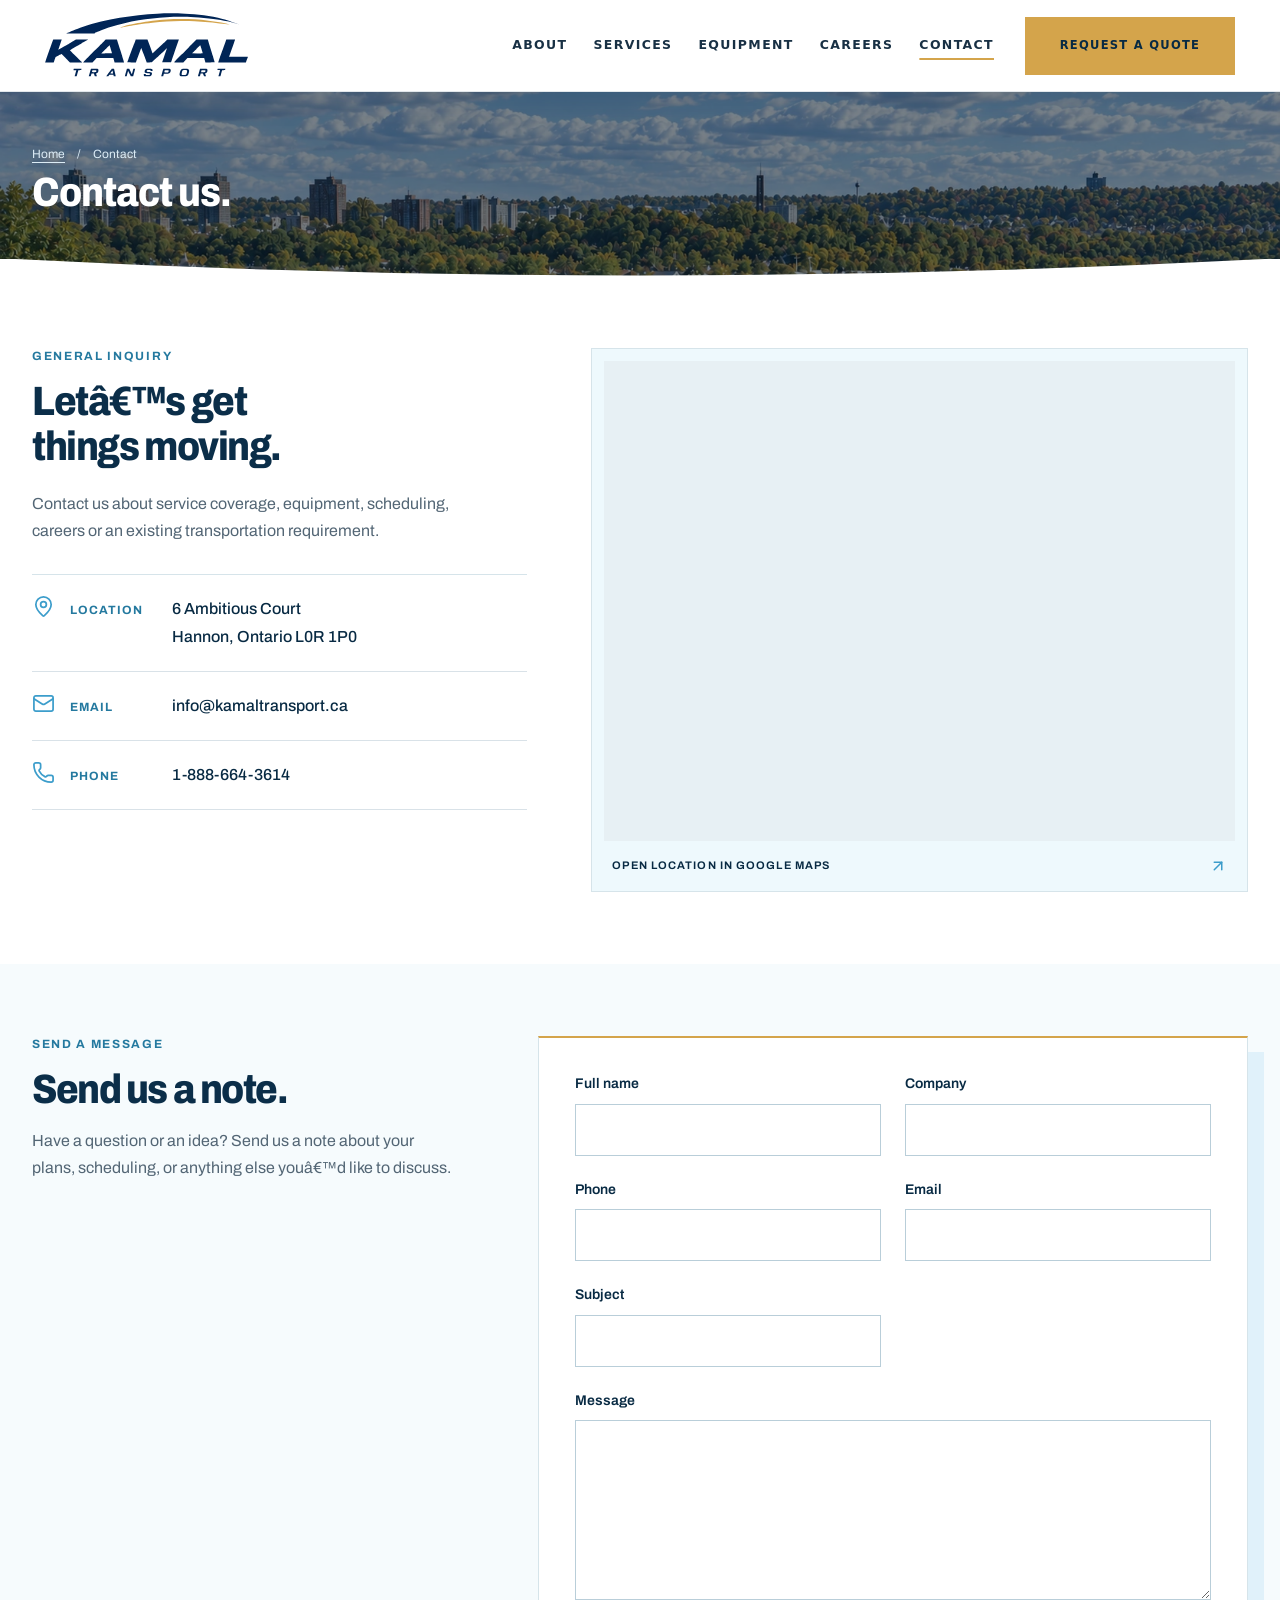
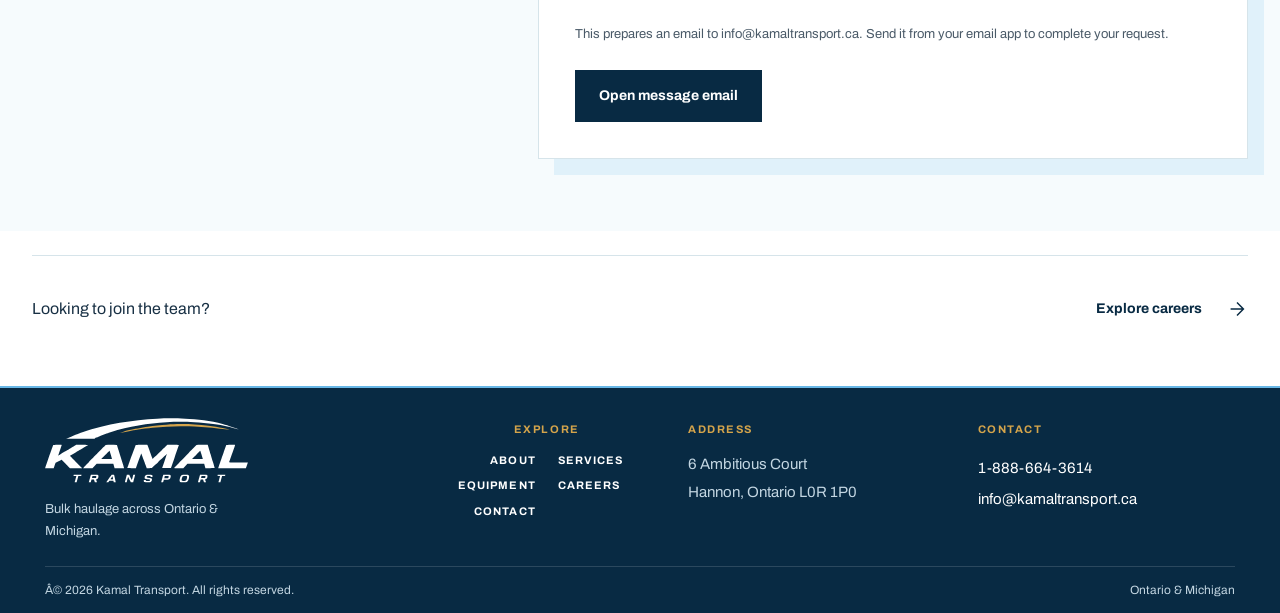
<file: contact.html>
﻿<!DOCTYPE html>

<html lang="en"><head><meta charset="utf-8"/><meta content="width=device-width,initial-scale=1,viewport-fit=cover" name="viewport"/><meta content="#082a43" name="theme-color"/><meta content="noindex,nofollow" name="robots"/><title>Contact | Kamal Transport</title><meta content="Waste and bulk haulage across Southern Ontario and Michigan. Contact Kamal Transport about your material, route and transportation requirements." name="description"/><link href="assets/Kamal_Transport_Mobile_Header_3x_576x181.png" rel="icon" type="image/png"/><link href="css/tokens.css" rel="stylesheet"/>
<!-- kt-seo -->
<meta content="kamal-transport" id="kt-seo" name="generator"/>
<script type="application/ld+json">
{
  "@context": "https://schema.org",
  "@type": "LocalBusiness",
  "name": "Kamal Transport",
  "url": "https://www.kamaltransport.ca/",
  "email": "info@kamaltransport.ca",
  "telephone": "1-888-664-3614",
  "foundingDate": "2010",
  "image": "https://www.kamaltransport.ca/assets/hero-home-white-blue.webp",
  "address": {
    "@type": "PostalAddress",
    "streetAddress": "6 Ambitious Court",
    "addressLocality": "Hannon",
    "addressRegion": "ON",
    "postalCode": "L0R 1P0",
    "addressCountry": "CA"
  },
  "areaServed": ["Southern Ontario", "Michigan"]
}
</script>
<link href="css/style.css" rel="stylesheet"/><script defer="" src="js/site.js?v=client-preview-20260909"></script><link href="css/corporate.css" rel="stylesheet"/><link href="css/revision.css" rel="stylesheet"/><link href="css/layout-refinements.css" rel="stylesheet"/><link href="https://www.google.com" rel="preconnect"/><link href="https://maps.gstatic.com" rel="preconnect"/><link as="font" crossorigin="" href="fonts/Archivo-variable.ttf" rel="preload" type="font/ttf"/><link href="css/editorial.css" rel="stylesheet"/><script defer="" src="js/editorial.js"></script><link as="image" fetchpriority="high" href="assets/subsection-road-clouds-1672-v2.webp" imagesrcset="assets/subsection-road-clouds-960-v2.webp 960w, assets/subsection-road-clouds-1672-v2.webp 1672w" imagesizes="100vw" rel="preload"/><link href="css/compact-headers.css?v=compact-20260909" rel="stylesheet"/><!-- Client-preview sharing metadata. -->
<link rel="canonical" href="https://temporary-flying-tuba-8orfybw.vercel.app/contact.html"/>
<meta property="og:type" content="website"/>
<meta property="og:site_name" content="Kamal Transport"/>
<meta property="og:title" content="Contact | Kamal Transport"/>
<meta property="og:description" content="Waste and bulk haulage across Southern Ontario and Michigan. Contact Kamal Transport about your material, route and transportation requirements."/>
<meta property="og:url" content="https://temporary-flying-tuba-8orfybw.vercel.app/contact.html"/>
<meta property="og:image" content="https://temporary-flying-tuba-8orfybw.vercel.app/assets/kamal-transport-share-v1.png"/>
<meta property="og:image:secure_url" content="https://temporary-flying-tuba-8orfybw.vercel.app/assets/kamal-transport-share-v1.png"/>
<meta property="og:image:width" content="1200"/>
<meta property="og:image:height" content="630"/>
<meta property="og:image:type" content="image/png"/>
<meta property="og:image:alt" content="Kamal Transport navy and gold logo on a white background"/>
<meta name="twitter:card" content="summary_large_image"/>
<meta name="twitter:title" content="Contact | Kamal Transport"/>
<meta name="twitter:description" content="Waste and bulk haulage across Southern Ontario and Michigan. Contact Kamal Transport about your material, route and transportation requirements."/>
<meta name="twitter:image" content="https://temporary-flying-tuba-8orfybw.vercel.app/assets/kamal-transport-share-v1.png"/>
<meta name="twitter:image:alt" content="Kamal Transport navy and gold logo on a white background"/>
<!-- End client-preview sharing metadata. -->
<link href="css/subsection-headers.css?v=cloud-tree-v2-20260909" rel="stylesheet"/></head><body class="kt-contact-refresh editorial-mock ed-page-contact"><svg aria-hidden="true" focusable="false" height="0" style="position:absolute" width="0"><defs><filter color-interpolation-filters="sRGB" id="rf-white-gold"><fecolormatrix in="SourceGraphic" result="goldMask" type="matrix" values="1 0 0 0 0  0 1 0 0 0  0 0 1 0 0  5 0 -5 0 -0.5"></fecolormatrix><fecomposite in="SourceGraphic" in2="goldMask" operator="in" result="gold"></fecomposite><feflood flood-color="white" result="white"></feflood><fecomposite in="white" in2="SourceAlpha" operator="in" result="whiteLogo"></fecomposite><femerge><femergenode in="whiteLogo"></femergenode><femergenode in="gold"></femergenode></femerge></filter></defs></svg><a class="rf-skip" href="#main-content">Skip to content</a><header class="site-header inner-header">
<div class="header-inner">
<a aria-label="Kamal Transport home" class="brand" href="index.html">
<img alt="Kamal Transport" class="brand-logo brand-logo-hero" height="664" src="assets/logo-footer-vector-v4.svg" width="2048"/>
<img alt="Kamal Transport" class="brand-logo brand-logo-original" height="664" src="assets/logo-navy-vector-v4.svg" width="2048"/>
</a>
<button aria-expanded="false" aria-label="Open navigation" class="menu-button" type="button"><span></span></button>
<nav aria-label="Primary navigation" class="main-nav">
<div class="nav-links">
<a href="about.html">About</a>
<a href="services.html">Services</a>
<a href="fleet.html">Equipment</a>
<a href="careers.html">Careers</a>
<a aria-current="page" href="contact.html">Contact</a>
</div>
<a class="nav-quote" href="quote.html">Request a Quote</a>
</nav>
</div>
</header>
<main id="main-content"><section class="rf rf-inner-hero"><img alt="" class="ed-title-photo" decoding="async" fetchpriority="high" height="941" loading="eager" src="assets/subsection-road-clouds-1672-v2.webp" srcset="assets/subsection-road-clouds-960-v2.webp 960w, assets/subsection-road-clouds-1672-v2.webp 1672w" sizes="100vw" width="1672"/><div class="rf-container"><nav aria-label="Breadcrumb" class="rf-breadcrumb"><a href="index.html">Home</a><span aria-hidden="true">/</span><span>Contact</span></nav><h1>Contact us.</h1></div><svg aria-hidden="true" class="ed-title-curve" focusable="false" preserveaspectratio="none" viewbox="0 0 1440 34" xmlns="http://www.w3.org/2000/svg"><path d="M-4-2Q720 64 1444-2V36H-4Z"></path></svg></section><section class="rf rf-section"><div class="rf-container"><div class="rf-contact-info"><div><p class="rf-eyebrow">General Inquiry</p><h2>Letâ€™s get things moving.</h2><p>Contact us about service coverage, equipment, scheduling, careers or an existing transportation requirement.</p><div class="rf-contact-list"><div><svg aria-hidden="true" class="rf-icon" fill="none" focusable="false" height="24" stroke="currentColor" stroke-linecap="round" stroke-linejoin="round" stroke-width="2" viewbox="0 0 24 24" width="24" xmlns="http://www.w3.org/2000/svg">
<path d="M20 10c0 4.993-5.539 10.193-7.399 11.799a1 1 0 0 1-1.202 0C9.539 20.193 4 14.993 4 10a8 8 0 0 1 16 0"></path>
<circle cx="12" cy="10" r="3"></circle>
</svg>
<div><strong>Location</strong><address>6 Ambitious Court<br/>Hannon, Ontario L0R 1P0</address></div></div><div><svg aria-hidden="true" class="rf-icon" fill="none" focusable="false" height="24" stroke="currentColor" stroke-linecap="round" stroke-linejoin="round" stroke-width="2" viewbox="0 0 24 24" width="24" xmlns="http://www.w3.org/2000/svg">
<path d="m22 7-8.991 5.727a2 2 0 0 1-2.009 0L2 7"></path>
<rect height="16" rx="2" width="20" x="2" y="4"></rect>
</svg>
<div><strong>Email</strong><a href="mailto:info@kamaltransport.ca">info@kamaltransport.ca</a></div></div><div><svg aria-hidden="true" class="rf-icon" fill="none" focusable="false" height="24" stroke="currentColor" stroke-linecap="round" stroke-linejoin="round" stroke-width="2" viewbox="0 0 24 24" width="24" xmlns="http://www.w3.org/2000/svg">
<path d="M13.832 16.568a1 1 0 0 0 1.213-.303l.355-.465A2 2 0 0 1 17 15h3a2 2 0 0 1 2 2v3a2 2 0 0 1-2 2A18 18 0 0 1 2 4a2 2 0 0 1 2-2h3a2 2 0 0 1 2 2v3a2 2 0 0 1-.8 1.6l-.468.351a1 1 0 0 0-.292 1.233 14 14 0 0 0 6.392 6.384"></path>
</svg>
<div><strong>Phone</strong><a href="tel:+18886643614">1-888-664-3614</a></div></div></div></div><div class="rf-contact-side kt-location-card"><div class="rf-contact-map"><iframe allowfullscreen="" height="480" loading="eager" referrerpolicy="no-referrer-when-downgrade" src="https://www.google.com/maps?q=6%20Ambitious%20Court%2C%20Hannon%2C%20Ontario%20L0R%201P0&amp;z=15&amp;output=embed" title="Kamal Transport location: 6 Ambitious Court, Hannon" width="640"></iframe></div><a class="rf-link kt-map-link" href="https://www.google.com/maps/search/?api=1&amp;query=6+Ambitious+Court+Hannon+Ontario+L0R+1P0" rel="noopener noreferrer" target="_blank">Open location in Google Maps<svg aria-hidden="true" class="rf-icon" fill="none" focusable="false" height="24" stroke="currentColor" stroke-linecap="round" stroke-linejoin="round" stroke-width="2" viewbox="0 0 24 24" width="24" xmlns="http://www.w3.org/2000/svg">
<path d="M7 7h10v10"></path>
<path d="M7 17 17 7"></path>
</svg>
</a></div></div></div></section><section class="rf rf-section rf-pale"><div class="rf-container"><div class="rf-form-layout"><div class="rf-form-copy"><p class="rf-eyebrow">Send a Message</p><h2>Send us a note.</h2><p>Have a question or an idea? Send us a note about your plans, scheduling, or anything else youâ€™d like to discuss.</p></div><form class="rf-form" data-email-form="contact" data-recipient="info@kamaltransport.ca"><label for="contact-name">Full name<input autocomplete="name" id="contact-name" name="Full name" required="" type="text"/></label><label for="contact-company">Company<input autocomplete="organization" id="contact-company" name="Company" type="text"/></label><label for="contact-phone">Phone<input autocomplete="tel" id="contact-phone" name="Phone" required="" type="tel"/></label><label for="contact-email">Email<input autocomplete="email" id="contact-email" name="Email" required="" type="email"/></label><label for="contact-subject">Subject<input autocomplete="off" id="contact-subject" name="Subject" type="text"/></label><label class="full-field" for="contact-message">Message<textarea id="contact-message" name="Message" required="" rows="5"></textarea></label><p class="rf-form-support">This prepares an email to info@kamaltransport.ca. Send it from your email app to complete your request.</p><button class="rf-button" type="submit">Open message email</button><output aria-live="polite" class="rf-form-status" hidden=""></output></form></div></div></section><section class="ed-section ed-compact"><div class="ed-container"><div class="ed-contact-careers"><p>Looking to join the team?</p><a class="ed-text-link" href="careers.html">Explore careers<svg aria-hidden="true" fill="none" stroke="currentColor" stroke-width="1.6" viewbox="0 0 24 24"><path d="M5 12h14M12 5l7 7-7 7"></path></svg></a></div></div></section></main><footer class="site-footer">
<div class="site-footer-inner site-footer-main">
<div class="site-footer-identity"><a aria-label="Kamal Transport home" class="site-footer-brand" href="index.html"><img alt="Kamal Transport" height="664" loading="lazy" src="assets/logo-footer-vector-v4.svg" width="2048"/></a><p class="site-footer-tagline">Bulk haulage across Ontario &amp; Michigan.</p></div>
<nav aria-label="Footer navigation" class="site-footer-nav"><p class="site-footer-heading">Explore</p><a href="about.html">About</a><a href="services.html">Services</a><a href="fleet.html">Equipment</a><a href="careers.html">Careers</a><a href="contact.html">Contact</a></nav>
<div class="site-footer-address"><p class="site-footer-heading">Address</p><address>6 Ambitious Court<br/>Hannon, Ontario L0R 1P0</address></div>
<div class="site-footer-contact"><p class="site-footer-heading">Contact</p><a href="tel:+18886643614">1-888-664-3614</a><a href="mailto:info@kamaltransport.ca">info@kamaltransport.ca</a></div>
</div><div class="site-footer-bottom"><div class="site-footer-inner"><span>Â© <span data-year="">2026</span> Kamal Transport. All rights reserved.</span><span>Ontario &amp; Michigan</span></div></div>
</footer></body></html>
</file>
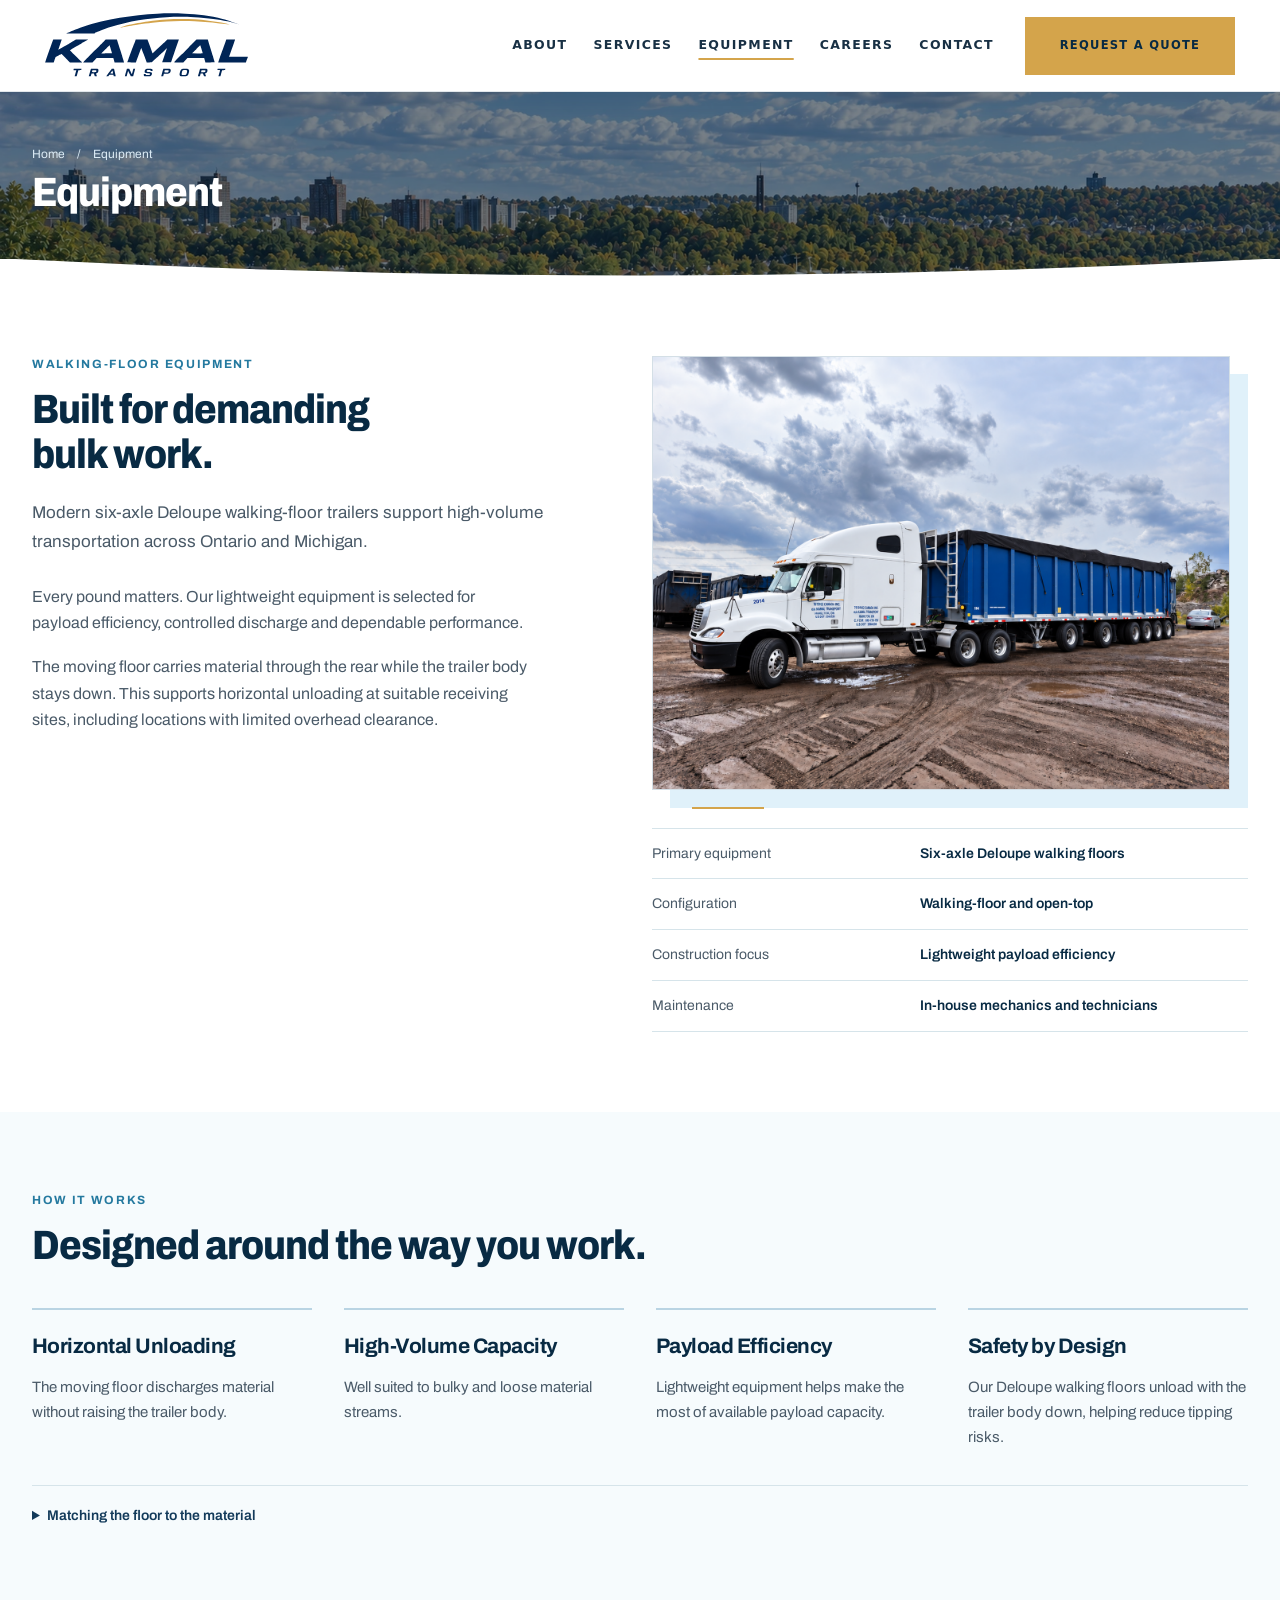
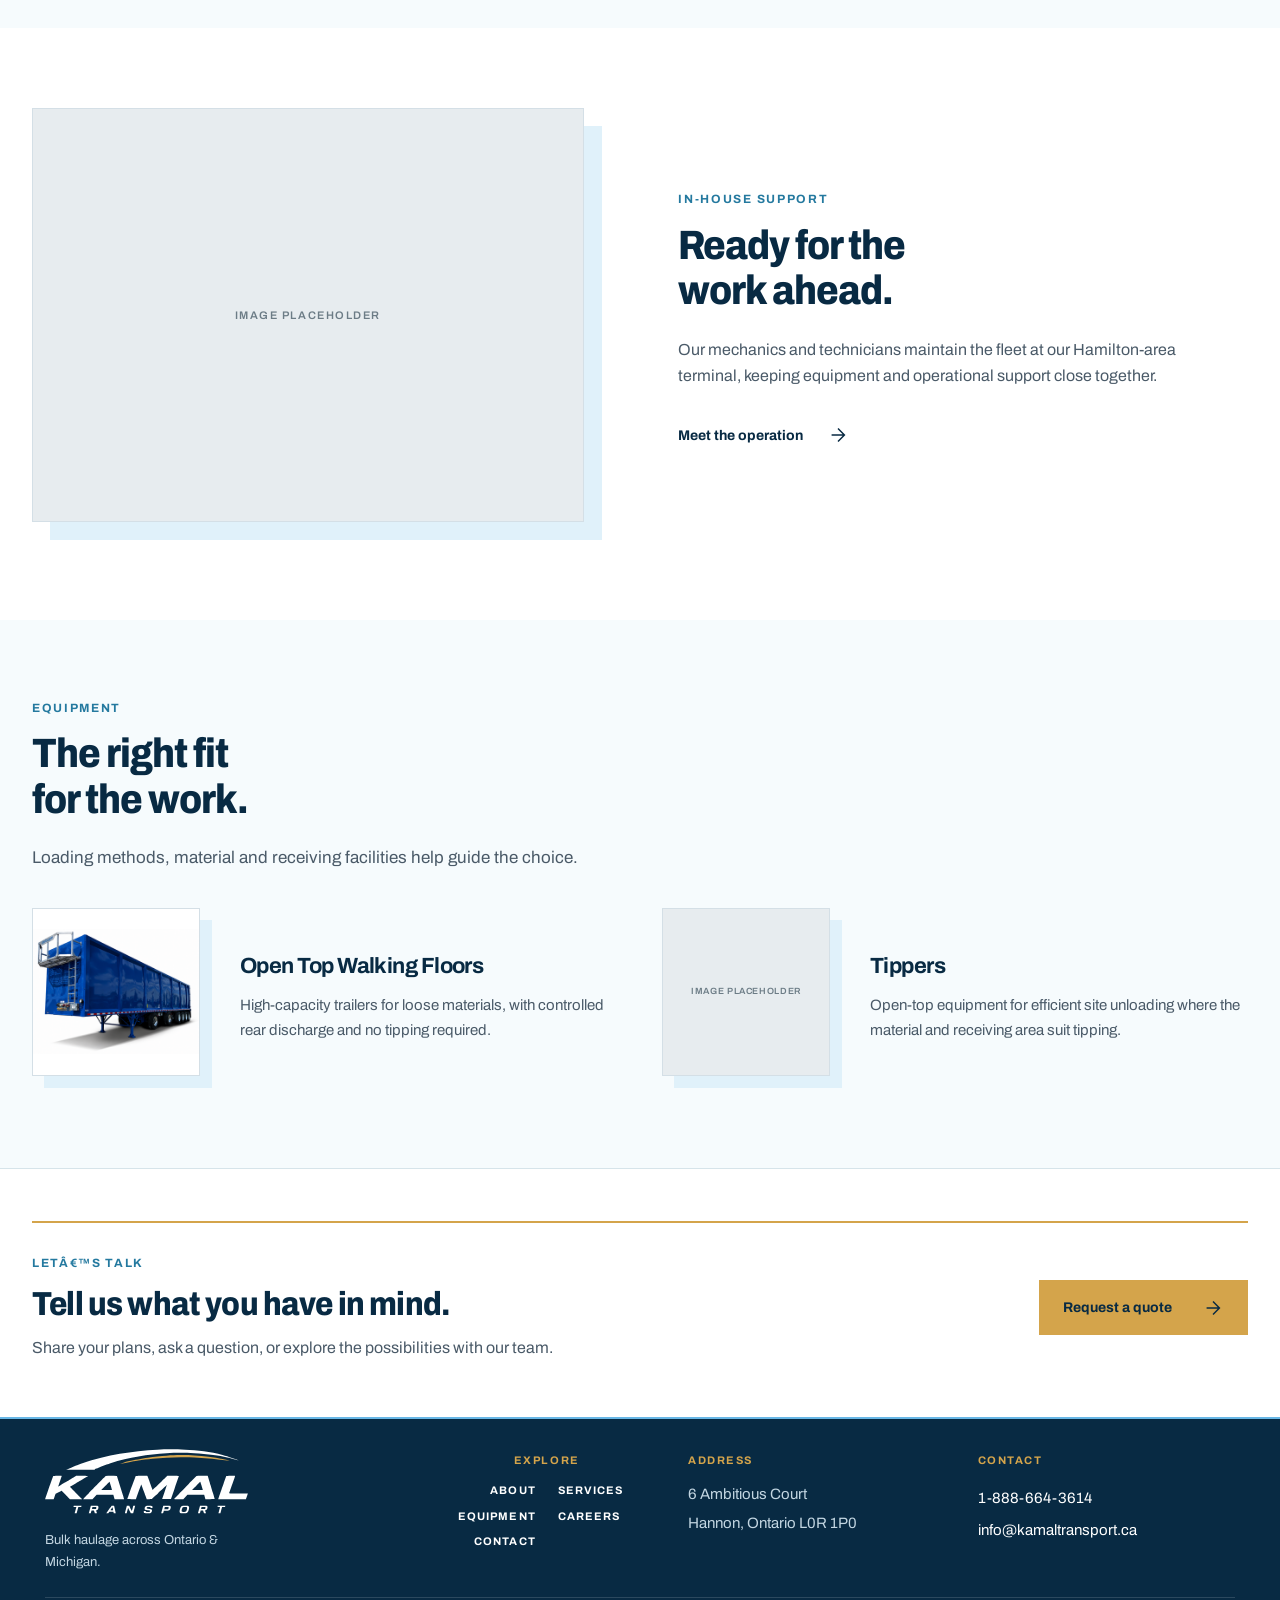
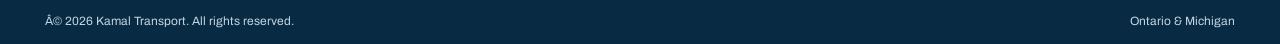
<file: fleet.html>
﻿<!DOCTYPE html>

<html lang="en"><head><meta charset="utf-8"/><meta content="width=device-width,initial-scale=1,viewport-fit=cover" name="viewport"/><meta content="#082a43" name="theme-color"/><meta content="noindex,nofollow" name="robots"/><title>Equipment &amp; Fleet | Kamal Transport</title><meta content="Waste and bulk haulage across Southern Ontario and Michigan. Contact Kamal Transport about your material, route and transportation requirements." name="description"/><link href="assets/Kamal_Transport_Mobile_Header_3x_576x181.png" rel="icon" type="image/png"/><link href="css/tokens.css" rel="stylesheet"/>
<!-- kt-seo -->
<meta content="kamal-transport" id="kt-seo" name="generator"/>
<script type="application/ld+json">
{
  "@context": "https://schema.org",
  "@type": "LocalBusiness",
  "name": "Kamal Transport",
  "url": "https://www.kamaltransport.ca/",
  "email": "info@kamaltransport.ca",
  "telephone": "1-888-664-3614",
  "foundingDate": "2010",
  "image": "https://www.kamaltransport.ca/assets/hero-home-white-blue.webp",
  "address": {
    "@type": "PostalAddress",
    "streetAddress": "6 Ambitious Court",
    "addressLocality": "Hannon",
    "addressRegion": "ON",
    "postalCode": "L0R 1P0",
    "addressCountry": "CA"
  },
  "areaServed": ["Southern Ontario", "Michigan"]
}
</script>
<link href="css/style.css" rel="stylesheet"/><script defer="" src="js/site.js?v=client-preview-20260909"></script><link href="css/corporate.css" rel="stylesheet"/><link href="css/revision.css" rel="stylesheet"/><link href="css/layout-refinements.css" rel="stylesheet"/><link as="font" crossorigin="" href="fonts/Archivo-variable.ttf" rel="preload" type="font/ttf"/><link href="css/editorial.css" rel="stylesheet"/><script defer="" src="js/editorial.js"></script><link as="image" fetchpriority="high" href="assets/subsection-road-clouds-1672-v2.webp" imagesrcset="assets/subsection-road-clouds-960-v2.webp 960w, assets/subsection-road-clouds-1672-v2.webp 1672w" imagesizes="100vw" rel="preload"/><link href="css/compact-headers.css?v=compact-20260909" rel="stylesheet"/><!-- Client-preview sharing metadata. -->
<link rel="canonical" href="https://temporary-flying-tuba-8orfybw.vercel.app/fleet.html"/>
<meta property="og:type" content="website"/>
<meta property="og:site_name" content="Kamal Transport"/>
<meta property="og:title" content="Equipment &amp; Fleet | Kamal Transport"/>
<meta property="og:description" content="Waste and bulk haulage across Southern Ontario and Michigan. Contact Kamal Transport about your material, route and transportation requirements."/>
<meta property="og:url" content="https://temporary-flying-tuba-8orfybw.vercel.app/fleet.html"/>
<meta property="og:image" content="https://temporary-flying-tuba-8orfybw.vercel.app/assets/kamal-transport-share-v1.png"/>
<meta property="og:image:secure_url" content="https://temporary-flying-tuba-8orfybw.vercel.app/assets/kamal-transport-share-v1.png"/>
<meta property="og:image:width" content="1200"/>
<meta property="og:image:height" content="630"/>
<meta property="og:image:type" content="image/png"/>
<meta property="og:image:alt" content="Kamal Transport navy and gold logo on a white background"/>
<meta name="twitter:card" content="summary_large_image"/>
<meta name="twitter:title" content="Equipment &amp; Fleet | Kamal Transport"/>
<meta name="twitter:description" content="Waste and bulk haulage across Southern Ontario and Michigan. Contact Kamal Transport about your material, route and transportation requirements."/>
<meta name="twitter:image" content="https://temporary-flying-tuba-8orfybw.vercel.app/assets/kamal-transport-share-v1.png"/>
<meta name="twitter:image:alt" content="Kamal Transport navy and gold logo on a white background"/>
<!-- End client-preview sharing metadata. -->
<link href="css/subsection-headers.css?v=cloud-tree-v2-20260909" rel="stylesheet"/><link href="css/equipment-product-photo.css" rel="stylesheet"/></head><body class="editorial-mock ed-page-fleet"><svg aria-hidden="true" focusable="false" height="0" style="position:absolute" width="0"><defs><filter color-interpolation-filters="sRGB" id="rf-white-gold"><fecolormatrix in="SourceGraphic" result="goldMask" type="matrix" values="1 0 0 0 0  0 1 0 0 0  0 0 1 0 0  5 0 -5 0 -0.5"></fecolormatrix><fecomposite in="SourceGraphic" in2="goldMask" operator="in" result="gold"></fecomposite><feflood flood-color="white" result="white"></feflood><fecomposite in="white" in2="SourceAlpha" operator="in" result="whiteLogo"></fecomposite><femerge><femergenode in="whiteLogo"></femergenode><femergenode in="gold"></femergenode></femerge></filter></defs></svg><a class="rf-skip" href="#main-content">Skip to content</a><header class="site-header inner-header">
<div class="header-inner">
<a aria-label="Kamal Transport home" class="brand" href="index.html">
<img alt="Kamal Transport" class="brand-logo brand-logo-hero" height="664" src="assets/logo-footer-vector-v4.svg" width="2048"/>
<img alt="Kamal Transport" class="brand-logo brand-logo-original" height="664" src="assets/logo-navy-vector-v4.svg" width="2048"/>
</a>
<button aria-expanded="false" aria-label="Open navigation" class="menu-button" type="button"><span></span></button>
<nav aria-label="Primary navigation" class="main-nav">
<div class="nav-links">
<a href="about.html">About</a>
<a href="services.html">Services</a>
<a aria-current="page" href="fleet.html">Equipment</a>
<a href="careers.html">Careers</a>
<a href="contact.html">Contact</a>
</div>
<a class="nav-quote" href="quote.html">Request a Quote</a>
</nav>
</div>
</header>
<main class="ed-main" id="main-content"><section class="rf rf-inner-hero"><img alt="" class="ed-title-photo" decoding="async" fetchpriority="high" height="941" loading="eager" src="assets/subsection-road-clouds-1672-v2.webp" srcset="assets/subsection-road-clouds-960-v2.webp 960w, assets/subsection-road-clouds-1672-v2.webp 1672w" sizes="100vw" width="1672"/><div class="rf-container"><nav aria-label="Breadcrumb" class="rf-breadcrumb"><a href="index.html">Home</a><span aria-hidden="true">/</span><span>Equipment</span></nav><h1>Equipment</h1></div><svg aria-hidden="true" class="ed-title-curve" focusable="false" preserveaspectratio="none" viewbox="0 0 1440 34" xmlns="http://www.w3.org/2000/svg"><path d="M-4-2Q720 64 1444-2V36H-4Z"></path></svg></section><section class="ed-section"><div class="ed-container"><div class="ed-equipment-feature"><div class="ed-equipment-intro"><div class="ed-heading"><p class="ed-label">Walking-floor equipment</p><h2>Built for demanding<br/> bulk work.</h2><p class="ed-lead">Modern six-axle Deloupe walking-floor trailers support high-volume transportation across Ontario and Michigan.</p></div></div><div class="ed-equipment-visual"><div class="ed-image ed-image-rule"><div class="ed-image-surface"><img alt="Kamal Transport white tractor with a blue open-top trailer" decoding="async" height="1086" loading="lazy" src="assets/white-truck-three-quarter.png" width="1448"/></div></div><dl class="rf-specs"><div><dt>Primary equipment</dt><dd>Six-axle Deloupe walking floors</dd></div><div><dt>Configuration</dt><dd>Walking-floor and open-top</dd></div><div><dt>Construction focus</dt><dd>Lightweight payload efficiency</dd></div><div><dt>Maintenance</dt><dd>In-house mechanics and technicians</dd></div></dl></div><div class="ed-equipment-context"><p>Every pound matters. Our lightweight equipment is selected for payload efficiency, controlled discharge and dependable performance.</p><p>The moving floor carries material through the rear while the trailer body stays down. This supports horizontal unloading at suitable receiving sites, including locations with limited overhead clearance.</p></div></div></div></section><section class="ed-section ed-tint"><div class="ed-container"><div class="ed-heading"><p class="ed-label">How it works</p><h2>Designed around the way you work.</h2></div><div class="ed-advantages"><article><h3>Horizontal Unloading</h3><p>The moving floor discharges material without raising the trailer body.</p></article><article><h3>High-Volume Capacity</h3><p>Well suited to bulky and loose material streams.</p></article><article><h3>Payload Efficiency</h3><p>Lightweight equipment helps make the most of available payload capacity.</p></article><article><h3>Safety by Design</h3><p>Our Deloupe walking floors unload with the trailer body down, helping reduce tipping risks.</p></article></div><details class="kt-equipment-notes"><summary>Matching the floor to the material</summary><div><p>Material density, abrasion, moisture and the receiving site all affect equipment selection. Different moving-floor profiles suit different materials, so we review the material and discharge requirements before planning the move.</p><p>A walking floor unloads horizontally. Tipper equipment relies on a suitable tipping arrangement at the destination. The right approach depends on both the material and the facility.</p><p class="kt-source-links">Equipment guidance: <a href="https://www.deloupe.com/en/product/elliptical-walking/" rel="noopener" target="_blank">Deloupe trailer configurations</a> Â· <a href="https://www.keithwalkingfloor.com/mobile-unloaders/" rel="noopener" target="_blank">KEITH unloading systems</a></p></div></details></div></section><section class="ed-section"><div class="ed-container"><div class="ed-story-grid ed-maintenance"><div aria-hidden="true" class="ed-image"><div class="ed-image-surface"><span>Image placeholder</span></div></div><div><div class="ed-heading"><p class="ed-label">In-house support</p><h2>Ready for the<br/> work ahead.</h2></div><p>Our mechanics and technicians maintain the fleet at our Hamilton-area terminal, keeping equipment and operational support close together.</p><a class="ed-text-link" href="about.html">Meet the operation<svg aria-hidden="true" fill="none" stroke="currentColor" stroke-width="1.6" viewbox="0 0 24 24"><path d="M5 12h14M12 5l7 7-7 7"></path></svg></a></div></div></div></section><section class="ed-section ed-tint" id="equipment"><div class="ed-container"><div class="ed-heading"><p class="ed-label">Equipment</p><h2>The right fit<br/> for the work.</h2><p class="ed-lead">Loading methods, material and receiving facilities help guide the choice.</p></div><div class="ed-equipment-notes"><article class="ed-equipment-note"><div class="ed-image"><div class="ed-image-surface ed-equipment-product-photo"><img alt="Blue Deloupe open-top walking-floor trailer with a front access ladder" decoding="async" loading="lazy" width="1448" height="1086" src="assets/equipment/deloupe-open-top-768.webp" srcset="assets/equipment/deloupe-open-top-384.webp 384w, assets/equipment/deloupe-open-top-768.webp 768w" sizes="(max-width: 380px) calc(100vw - 44px), (max-width: 760px) 96px, (max-width: 1100px) calc(50vw - 76px), 168px"/></div></div><div><h3>Open Top Walking Floors</h3><p>High-capacity trailers for loose materials, with controlled rear discharge and no tipping required.</p></div></article><article class="ed-equipment-note"><div aria-hidden="true" class="ed-image"><div class="ed-image-surface"><span>Image placeholder</span></div></div><div><h3>Tippers</h3><p>Open-top equipment for efficient site unloading where the material and receiving area suit tipping.</p></div></article></div></div></section><section class="ed-section ed-cta"><div class="ed-container"><div><div class="ed-heading"><p class="ed-label">Letâ€™s talk</p><h2>Tell us what you have in mind.</h2><p class="ed-lead">Share your plans, ask a question, or explore the possibilities with our team.</p></div></div><a class="ed-button" href="quote.html">Request a quote<svg aria-hidden="true" fill="none" stroke="currentColor" stroke-width="1.6" viewbox="0 0 24 24"><path d="M5 12h14M12 5l7 7-7 7"></path></svg></a></div></section></main><footer class="site-footer">
<div class="site-footer-inner site-footer-main">
<div class="site-footer-identity"><a aria-label="Kamal Transport home" class="site-footer-brand" href="index.html"><img alt="Kamal Transport" height="664" loading="lazy" src="assets/logo-footer-vector-v4.svg" width="2048"/></a><p class="site-footer-tagline">Bulk haulage across Ontario &amp; Michigan.</p></div>
<nav aria-label="Footer navigation" class="site-footer-nav"><p class="site-footer-heading">Explore</p><a href="about.html">About</a><a href="services.html">Services</a><a href="fleet.html">Equipment</a><a href="careers.html">Careers</a><a href="contact.html">Contact</a></nav>
<div class="site-footer-address"><p class="site-footer-heading">Address</p><address>6 Ambitious Court<br/>Hannon, Ontario L0R 1P0</address></div>
<div class="site-footer-contact"><p class="site-footer-heading">Contact</p><a href="tel:+18886643614">1-888-664-3614</a><a href="mailto:info@kamaltransport.ca">info@kamaltransport.ca</a></div>
</div><div class="site-footer-bottom"><div class="site-footer-inner"><span>Â© <span data-year="">2026</span> Kamal Transport. All rights reserved.</span><span>Ontario &amp; Michigan</span></div></div>
</footer></body></html>
</file>
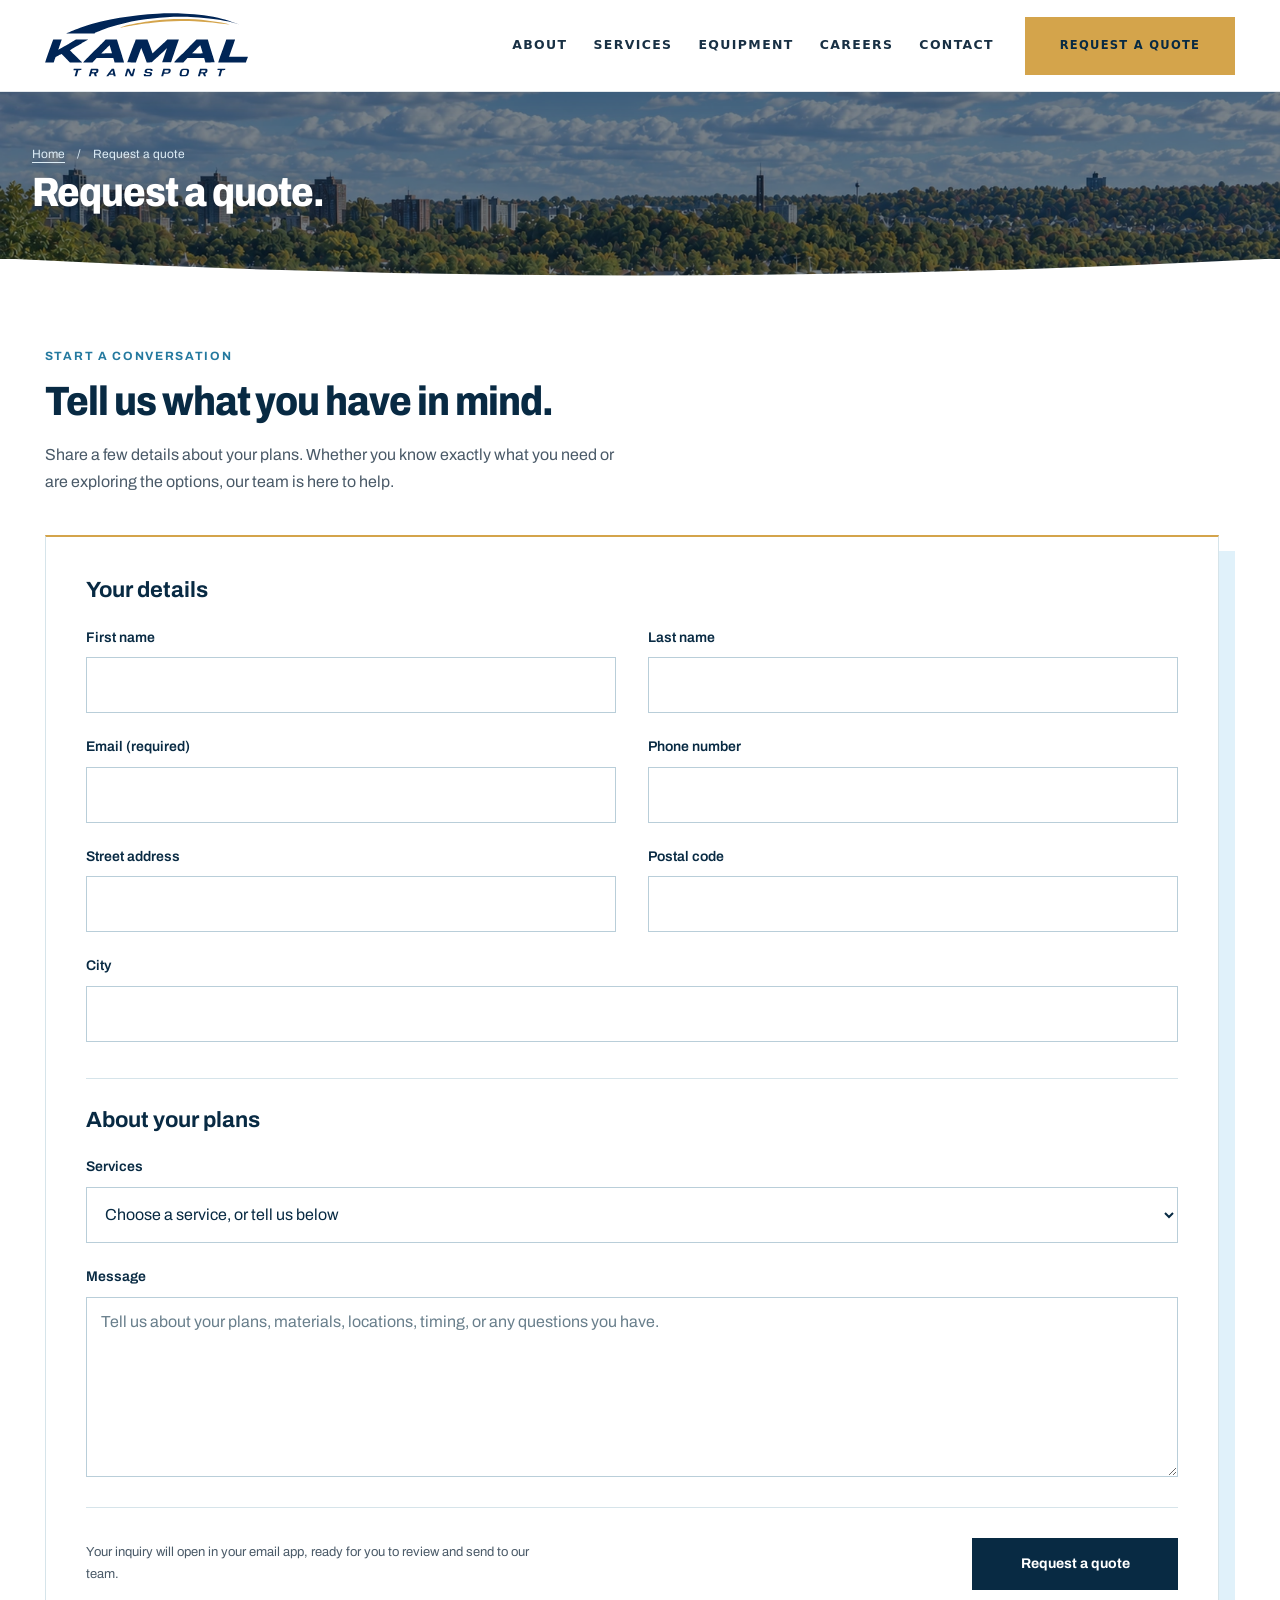
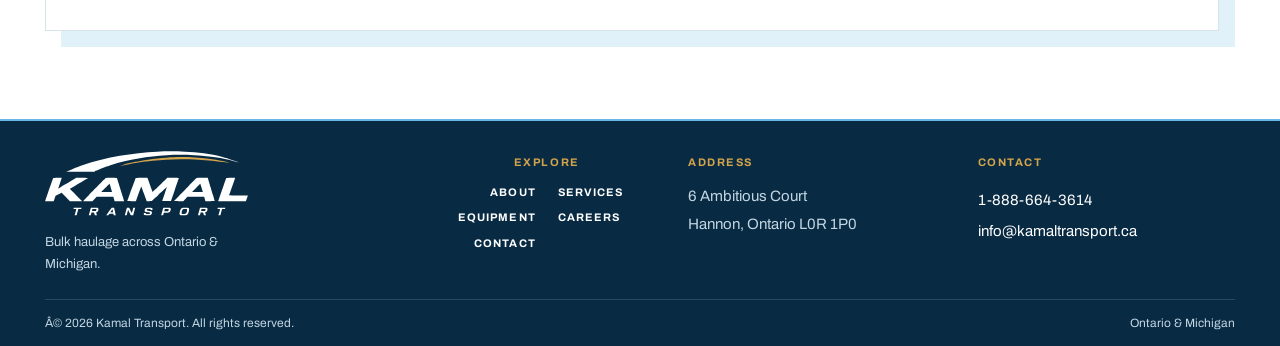
<file: quote.html>
﻿<!DOCTYPE html>

<html lang="en"><head><meta charset="utf-8"/><meta content="width=device-width,initial-scale=1,viewport-fit=cover" name="viewport"/><meta content="#082a43" name="theme-color"/><meta content="noindex,nofollow" name="robots"/><title>Request a Quote | Kamal Transport</title><meta content="Waste and bulk haulage across Southern Ontario and Michigan. Contact Kamal Transport about your material, route and transportation requirements." name="description"/><link href="assets/Kamal_Transport_Mobile_Header_3x_576x181.png" rel="icon" type="image/png"/><link href="css/tokens.css" rel="stylesheet"/>
<!-- kt-seo -->
<meta content="kamal-transport" id="kt-seo" name="generator"/>
<script type="application/ld+json">
{
  "@context": "https://schema.org",
  "@type": "LocalBusiness",
  "name": "Kamal Transport",
  "url": "https://www.kamaltransport.ca/",
  "email": "info@kamaltransport.ca",
  "telephone": "1-888-664-3614",
  "foundingDate": "2010",
  "image": "https://www.kamaltransport.ca/assets/hero-home-white-blue.webp",
  "address": {
    "@type": "PostalAddress",
    "streetAddress": "6 Ambitious Court",
    "addressLocality": "Hannon",
    "addressRegion": "ON",
    "postalCode": "L0R 1P0",
    "addressCountry": "CA"
  },
  "areaServed": ["Southern Ontario", "Michigan"]
}
</script>
<link href="css/style.css" rel="stylesheet"/><script defer="" src="js/site.js?v=client-preview-20260909"></script><link href="css/corporate.css" rel="stylesheet"/><link href="css/revision.css" rel="stylesheet"/><link href="css/quote.css" rel="stylesheet"/><link href="css/layout-refinements.css" rel="stylesheet"/><link as="font" crossorigin="" href="fonts/Archivo-variable.ttf" rel="preload" type="font/ttf"/><link href="css/editorial.css" rel="stylesheet"/><script defer="" src="js/editorial.js"></script><link as="image" fetchpriority="high" href="assets/subsection-road-clouds-1672-v2.webp" imagesrcset="assets/subsection-road-clouds-960-v2.webp 960w, assets/subsection-road-clouds-1672-v2.webp 1672w" imagesizes="100vw" rel="preload"/><link href="css/compact-headers.css?v=compact-20260909" rel="stylesheet"/><!-- Client-preview sharing metadata. -->
<link rel="canonical" href="https://temporary-flying-tuba-8orfybw.vercel.app/quote.html"/>
<meta property="og:type" content="website"/>
<meta property="og:site_name" content="Kamal Transport"/>
<meta property="og:title" content="Request a Quote | Kamal Transport"/>
<meta property="og:description" content="Waste and bulk haulage across Southern Ontario and Michigan. Contact Kamal Transport about your material, route and transportation requirements."/>
<meta property="og:url" content="https://temporary-flying-tuba-8orfybw.vercel.app/quote.html"/>
<meta property="og:image" content="https://temporary-flying-tuba-8orfybw.vercel.app/assets/kamal-transport-share-v1.png"/>
<meta property="og:image:secure_url" content="https://temporary-flying-tuba-8orfybw.vercel.app/assets/kamal-transport-share-v1.png"/>
<meta property="og:image:width" content="1200"/>
<meta property="og:image:height" content="630"/>
<meta property="og:image:type" content="image/png"/>
<meta property="og:image:alt" content="Kamal Transport navy and gold logo on a white background"/>
<meta name="twitter:card" content="summary_large_image"/>
<meta name="twitter:title" content="Request a Quote | Kamal Transport"/>
<meta name="twitter:description" content="Waste and bulk haulage across Southern Ontario and Michigan. Contact Kamal Transport about your material, route and transportation requirements."/>
<meta name="twitter:image" content="https://temporary-flying-tuba-8orfybw.vercel.app/assets/kamal-transport-share-v1.png"/>
<meta name="twitter:image:alt" content="Kamal Transport navy and gold logo on a white background"/>
<!-- End client-preview sharing metadata. -->
<link href="css/subsection-headers.css?v=cloud-tree-v2-20260909" rel="stylesheet"/></head><body class="kt-quote-page kt-form-refresh editorial-mock ed-page-quote"><svg aria-hidden="true" focusable="false" height="0" style="position:absolute" width="0"><defs><filter color-interpolation-filters="sRGB" id="rf-white-gold"><fecolormatrix in="SourceGraphic" result="goldMask" type="matrix" values="1 0 0 0 0  0 1 0 0 0  0 0 1 0 0  5 0 -5 0 -0.5"></fecolormatrix><fecomposite in="SourceGraphic" in2="goldMask" operator="in" result="gold"></fecomposite><feflood flood-color="white" result="white"></feflood><fecomposite in="white" in2="SourceAlpha" operator="in" result="whiteLogo"></fecomposite><femerge><femergenode in="whiteLogo"></femergenode><femergenode in="gold"></femergenode></femerge></filter></defs></svg><a class="rf-skip" href="#main-content">Skip to content</a><header class="site-header inner-header">
<div class="header-inner">
<a aria-label="Kamal Transport home" class="brand" href="index.html">
<img alt="Kamal Transport" class="brand-logo brand-logo-hero" height="664" src="assets/logo-footer-vector-v4.svg" width="2048"/>
<img alt="Kamal Transport" class="brand-logo brand-logo-original" height="664" src="assets/logo-navy-vector-v4.svg" width="2048"/>
</a>
<button aria-expanded="false" aria-label="Open navigation" class="menu-button" type="button"><span></span></button>
<nav aria-label="Primary navigation" class="main-nav">
<div class="nav-links">
<a href="about.html">About</a>
<a href="services.html">Services</a>
<a href="fleet.html">Equipment</a>
<a href="careers.html">Careers</a>
<a href="contact.html">Contact</a>
</div>
<a class="nav-quote" href="quote.html">Request a Quote</a>
</nav>
</div>
</header>
<main id="main-content">
<section class="rf rf-inner-hero"><img alt="" class="ed-title-photo" decoding="async" fetchpriority="high" height="941" loading="eager" src="assets/subsection-road-clouds-1672-v2.webp" srcset="assets/subsection-road-clouds-960-v2.webp 960w, assets/subsection-road-clouds-1672-v2.webp 1672w" sizes="100vw" width="1672"/><div class="rf-container"><nav aria-label="Breadcrumb" class="rf-breadcrumb"><a href="index.html">Home</a><span aria-hidden="true">/</span><span>Request a quote</span></nav><h1>Request a quote.</h1></div><svg aria-hidden="true" class="ed-title-curve" focusable="false" preserveaspectratio="none" viewbox="0 0 1440 34" xmlns="http://www.w3.org/2000/svg"><path d="M-4-2Q720 64 1444-2V36H-4Z"></path></svg></section>
<section aria-label="Quote request form" class="kt-quote-content"><div class="quote-intro"><p class="eyebrow">Start a conversation</p><h2>Tell us what you have in mind.</h2><p>Share a few details about your plans. Whether you know exactly what you need or are exploring the options, our team is here to help.</p></div>
<form aria-describedby="quote-help" class="kt-quote-form" data-email-form="quote" data-recipient="info@kamaltransport.ca"><fieldset class="ed-fieldset"><legend>Your details</legend><div class="ed-field-grid"><label class="kt-quote-field" for="quote-first-name"><span class="kt-quote-label">First name</span><input autocomplete="given-name" id="quote-first-name" name="First name"/></label><label class="kt-quote-field" for="quote-last-name"><span class="kt-quote-label">Last name</span><input autocomplete="family-name" id="quote-last-name" name="Last name"/></label><label class="kt-quote-field" for="quote-email"><span class="kt-quote-label">Email (required)</span><input autocomplete="email" id="quote-email" name="Email" required="" type="email"/></label><label class="kt-quote-field" for="quote-phone"><span class="kt-quote-label">Phone number</span><input autocomplete="tel" id="quote-phone" name="Phone number" type="tel"/></label><label class="kt-quote-field" for="quote-street"><span class="kt-quote-label">Street address</span><input autocomplete="street-address" id="quote-street" name="Street address"/></label><label class="kt-quote-field" for="quote-postal"><span class="kt-quote-label">Postal code</span><input autocomplete="postal-code" id="quote-postal" name="Postal code"/></label><label class="kt-quote-field kt-quote-full" for="quote-city"><span class="kt-quote-label">City</span><input autocomplete="address-level2" id="quote-city" name="City"/></label></div></fieldset><fieldset class="ed-fieldset"><legend>About your plans</legend><div class="ed-field-grid"><label class="kt-quote-field kt-quote-full" for="quote-service"><span class="kt-quote-label">Services</span><select id="quote-service" name="Service"><option value="">Choose a service, or tell us below</option><option value="Construction &amp; Demolition Waste">Construction &amp; Demolition Waste</option><option value="Aggregates">Aggregates</option><option value="Bulk Materials">Bulk Materials</option><option value="Not sure yet">Not sure yet</option><option value="Something else">Something else</option></select></label><label class="kt-quote-field kt-quote-full" for="quote-message"><span class="kt-quote-label">Message</span><textarea id="quote-message" name="Message" placeholder="Tell us about your plans, materials, locations, timing, or any questions you have." rows="6"></textarea></label></div></fieldset>
<div class="quote-form-end"><p class="quote-form-help" id="quote-help">Your inquiry will open in your email app, ready for you to review and send to our team.</p><button class="kt-quote-submit" type="submit">Request a quote</button></div><output aria-live="polite" class="rf-form-status" hidden=""></output>
</form>
</section>
</main><footer class="site-footer">
<div class="site-footer-inner site-footer-main">
<div class="site-footer-identity"><a aria-label="Kamal Transport home" class="site-footer-brand" href="index.html"><img alt="Kamal Transport" height="664" loading="lazy" src="assets/logo-footer-vector-v4.svg" width="2048"/></a><p class="site-footer-tagline">Bulk haulage across Ontario &amp; Michigan.</p></div>
<nav aria-label="Footer navigation" class="site-footer-nav"><p class="site-footer-heading">Explore</p><a href="about.html">About</a><a href="services.html">Services</a><a href="fleet.html">Equipment</a><a href="careers.html">Careers</a><a href="contact.html">Contact</a></nav>
<div class="site-footer-address"><p class="site-footer-heading">Address</p><address>6 Ambitious Court<br/>Hannon, Ontario L0R 1P0</address></div>
<div class="site-footer-contact"><p class="site-footer-heading">Contact</p><a href="tel:+18886643614">1-888-664-3614</a><a href="mailto:info@kamaltransport.ca">info@kamaltransport.ca</a></div>
</div><div class="site-footer-bottom"><div class="site-footer-inner"><span>Â© <span data-year="">2026</span> Kamal Transport. All rights reserved.</span><span>Ontario &amp; Michigan</span></div></div>
</footer></body></html>
</file>
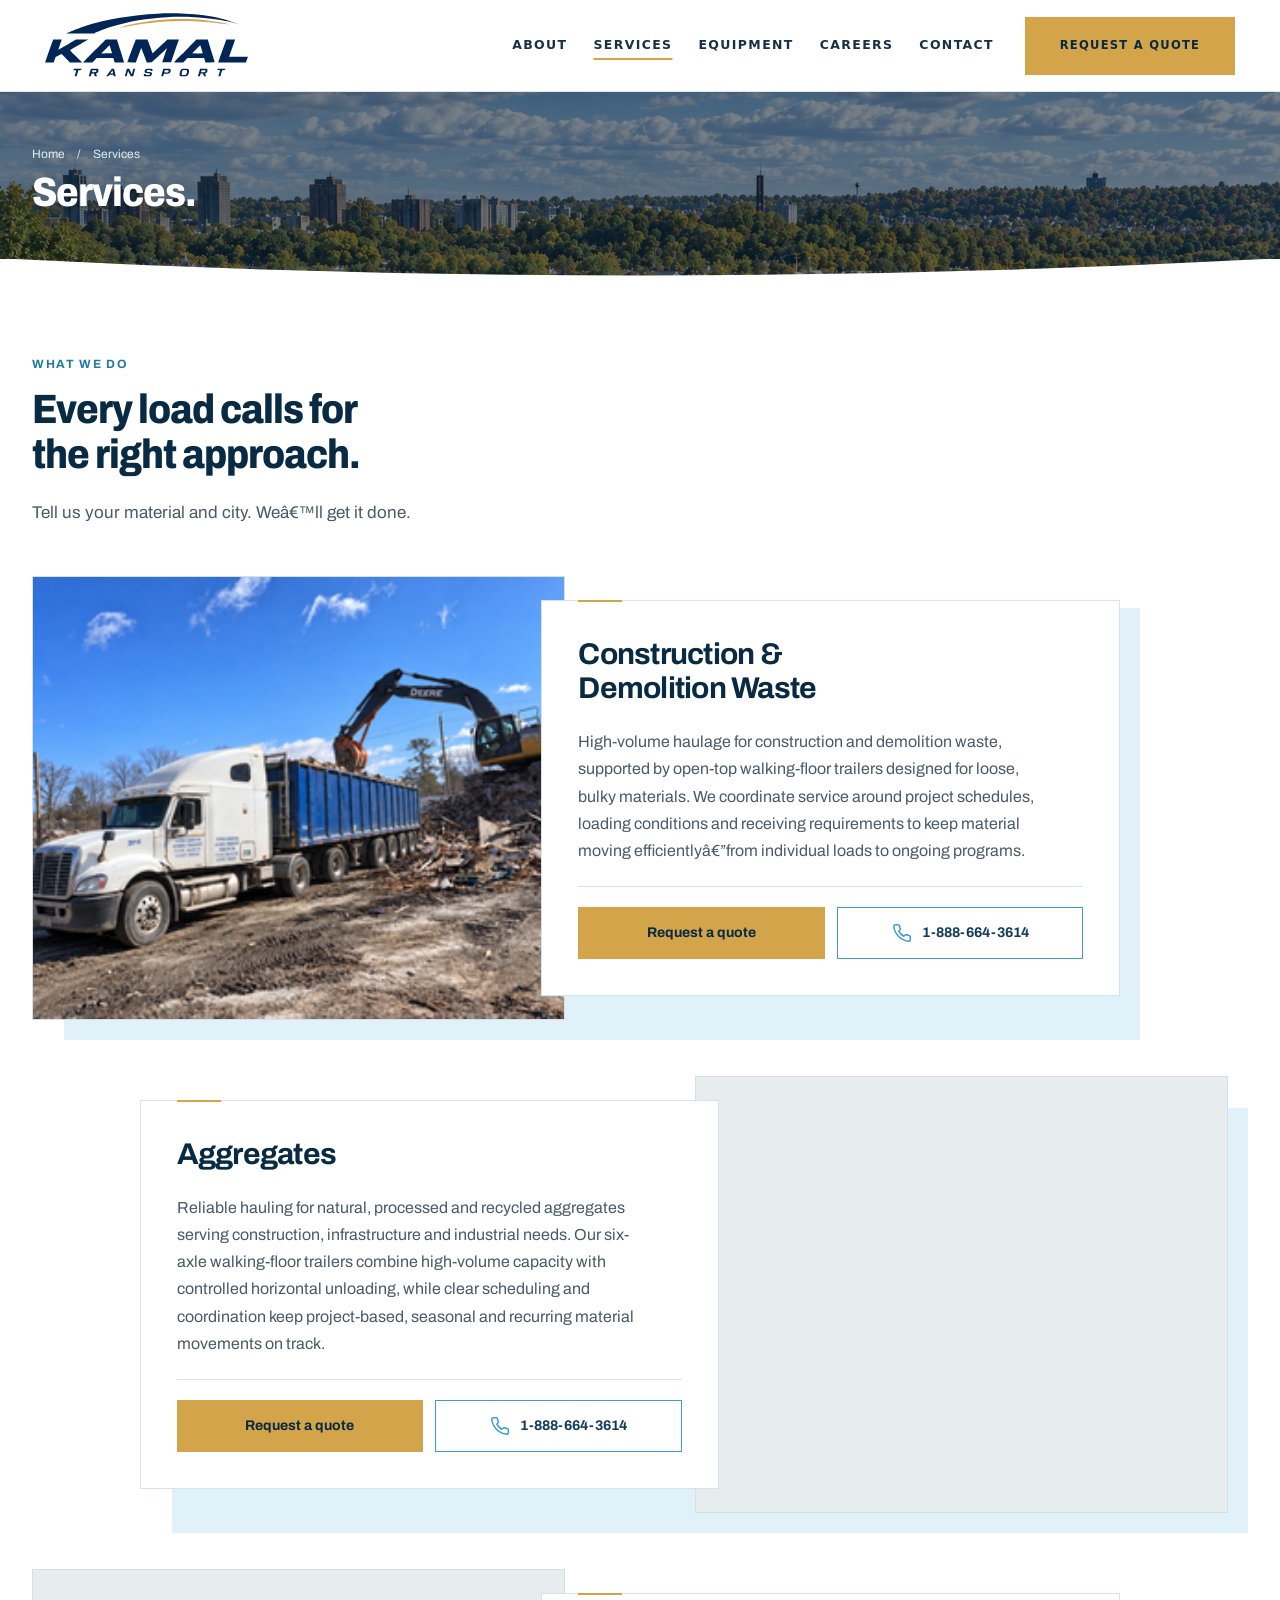
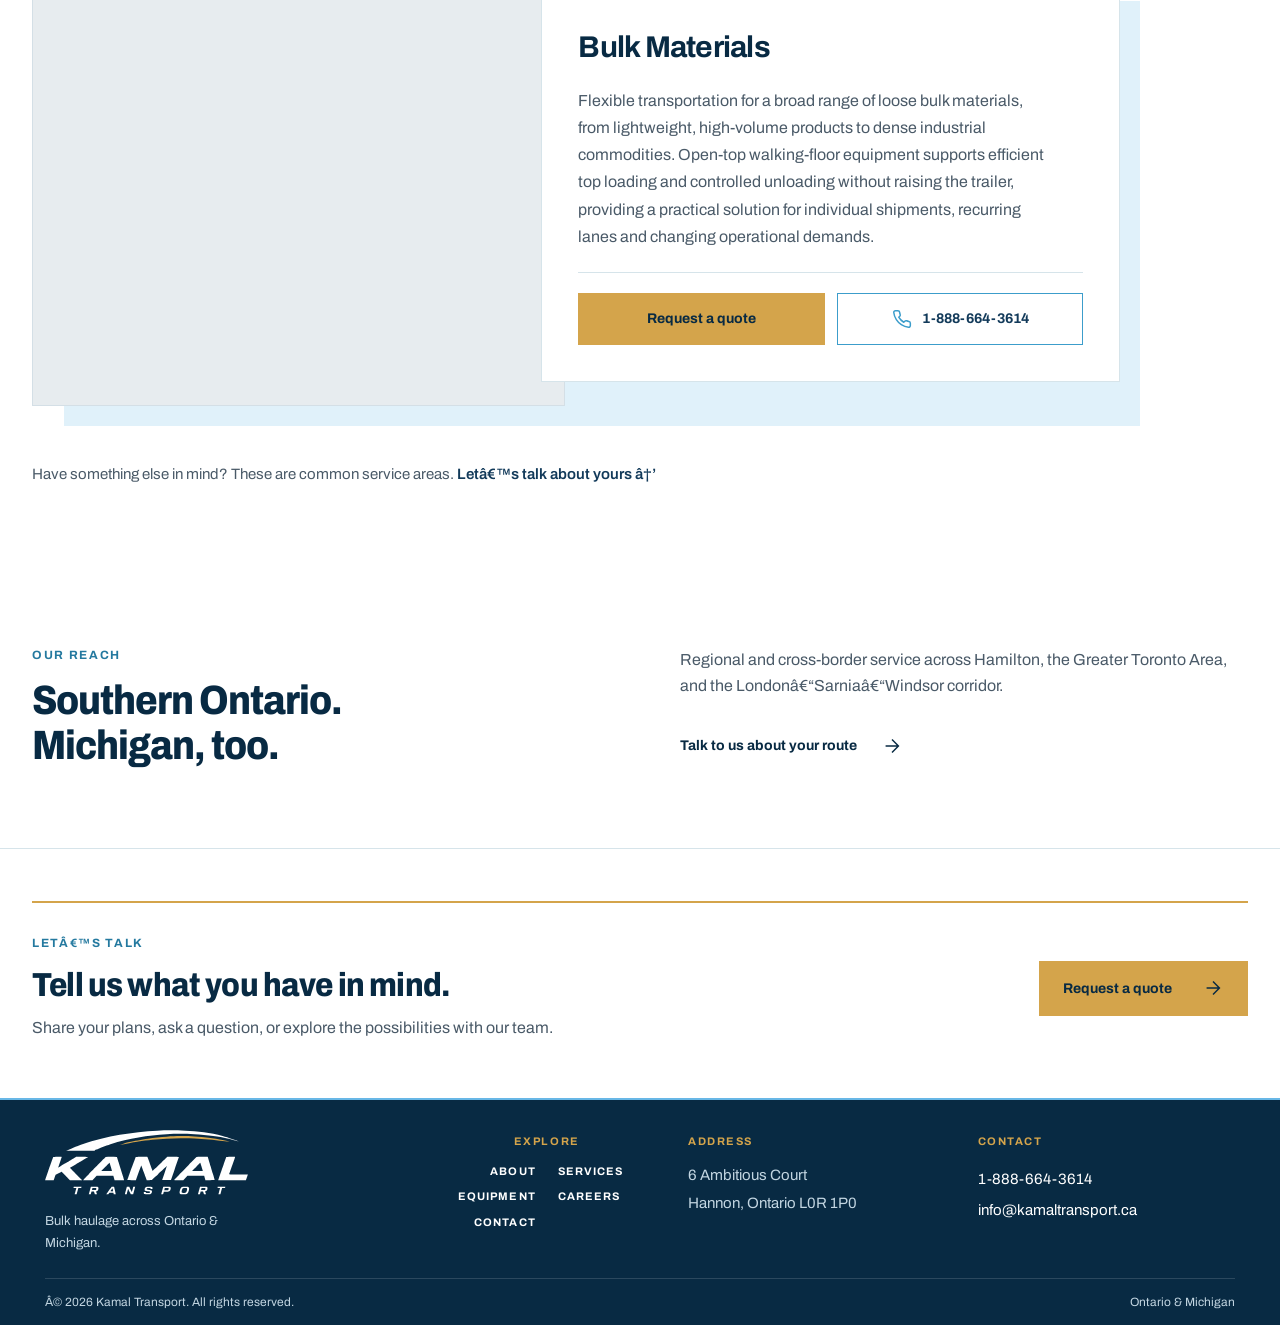
<file: services.html>
﻿<!DOCTYPE html>

<html lang="en"><head><meta charset="utf-8"/><meta content="width=device-width,initial-scale=1,viewport-fit=cover" name="viewport"/><meta content="#082a43" name="theme-color"/><meta content="noindex,nofollow" name="robots"/><title>Services | Kamal Transport</title><meta content="Waste and bulk haulage across Southern Ontario and Michigan. Contact Kamal Transport about your material, route and transportation requirements." name="description"/><link href="assets/Kamal_Transport_Mobile_Header_3x_576x181.png" rel="icon" type="image/png"/><link href="css/tokens.css" rel="stylesheet"/>
<!-- kt-seo -->
<meta content="kamal-transport" id="kt-seo" name="generator"/>
<script type="application/ld+json">
{
  "@context": "https://schema.org",
  "@type": "LocalBusiness",
  "name": "Kamal Transport",
  "url": "https://www.kamaltransport.ca/",
  "email": "info@kamaltransport.ca",
  "telephone": "1-888-664-3614",
  "foundingDate": "2010",
  "image": "https://www.kamaltransport.ca/assets/hero-home-white-blue.webp",
  "address": {
    "@type": "PostalAddress",
    "streetAddress": "6 Ambitious Court",
    "addressLocality": "Hannon",
    "addressRegion": "ON",
    "postalCode": "L0R 1P0",
    "addressCountry": "CA"
  },
  "areaServed": ["Southern Ontario", "Michigan"]
}
</script>
<link href="css/style.css" rel="stylesheet"/><script defer="" src="js/site.js?v=client-preview-20260909"></script><link href="css/corporate.css" rel="stylesheet"/><link href="css/revision.css" rel="stylesheet"/><link href="css/layout-refinements.css" rel="stylesheet"/><link as="font" crossorigin="" href="fonts/Archivo-variable.ttf" rel="preload" type="font/ttf"/><link href="css/editorial.css" rel="stylesheet"/><script defer="" src="js/editorial.js"></script><link href="css/services-alternating.css" rel="stylesheet"/><link as="image" fetchpriority="high" href="assets/subsection-road-clouds-1672-v2.webp" imagesrcset="assets/subsection-road-clouds-960-v2.webp 960w, assets/subsection-road-clouds-1672-v2.webp 1672w" imagesizes="100vw" rel="preload"/><link href="css/compact-headers.css?v=compact-20260909" rel="stylesheet"/><link href="css/service-photos.css" rel="stylesheet"/><!-- Client-preview sharing metadata. -->
<link rel="canonical" href="https://temporary-flying-tuba-8orfybw.vercel.app/services.html"/>
<meta property="og:type" content="website"/>
<meta property="og:site_name" content="Kamal Transport"/>
<meta property="og:title" content="Services | Kamal Transport"/>
<meta property="og:description" content="Waste and bulk haulage across Southern Ontario and Michigan. Contact Kamal Transport about your material, route and transportation requirements."/>
<meta property="og:url" content="https://temporary-flying-tuba-8orfybw.vercel.app/services.html"/>
<meta property="og:image" content="https://temporary-flying-tuba-8orfybw.vercel.app/assets/kamal-transport-share-v1.png"/>
<meta property="og:image:secure_url" content="https://temporary-flying-tuba-8orfybw.vercel.app/assets/kamal-transport-share-v1.png"/>
<meta property="og:image:width" content="1200"/>
<meta property="og:image:height" content="630"/>
<meta property="og:image:type" content="image/png"/>
<meta property="og:image:alt" content="Kamal Transport navy and gold logo on a white background"/>
<meta name="twitter:card" content="summary_large_image"/>
<meta name="twitter:title" content="Services | Kamal Transport"/>
<meta name="twitter:description" content="Waste and bulk haulage across Southern Ontario and Michigan. Contact Kamal Transport about your material, route and transportation requirements."/>
<meta name="twitter:image" content="https://temporary-flying-tuba-8orfybw.vercel.app/assets/kamal-transport-share-v1.png"/>
<meta name="twitter:image:alt" content="Kamal Transport navy and gold logo on a white background"/>
<!-- End client-preview sharing metadata. -->
<link href="css/subsection-headers.css?v=cloud-tree-v2-20260909" rel="stylesheet"/></head><body class="editorial-mock ed-page-services services-alternating"><svg aria-hidden="true" focusable="false" height="0" style="position:absolute" width="0"><defs><filter color-interpolation-filters="sRGB" id="rf-white-gold"><fecolormatrix in="SourceGraphic" result="goldMask" type="matrix" values="1 0 0 0 0  0 1 0 0 0  0 0 1 0 0  5 0 -5 0 -0.5"></fecolormatrix><fecomposite in="SourceGraphic" in2="goldMask" operator="in" result="gold"></fecomposite><feflood flood-color="white" result="white"></feflood><fecomposite in="white" in2="SourceAlpha" operator="in" result="whiteLogo"></fecomposite><femerge><femergenode in="whiteLogo"></femergenode><femergenode in="gold"></femergenode></femerge></filter></defs></svg><a class="rf-skip" href="#main-content">Skip to content</a><header class="site-header inner-header">
<div class="header-inner">
<a aria-label="Kamal Transport home" class="brand" href="index.html">
<img alt="Kamal Transport" class="brand-logo brand-logo-hero" height="664" src="assets/logo-footer-vector-v4.svg" width="2048"/>
<img alt="Kamal Transport" class="brand-logo brand-logo-original" height="664" src="assets/logo-navy-vector-v4.svg" width="2048"/>
</a>
<button aria-expanded="false" aria-label="Open navigation" class="menu-button" type="button"><span></span></button>
<nav aria-label="Primary navigation" class="main-nav">
<div class="nav-links">
<a href="about.html">About</a>
<a aria-current="page" href="services.html">Services</a>
<a href="fleet.html">Equipment</a>
<a href="careers.html">Careers</a>
<a href="contact.html">Contact</a>
</div>
<a class="nav-quote" href="quote.html">Request a Quote</a>
</nav>
</div>
</header>
<main class="ed-main" id="main-content"><section class="rf rf-inner-hero"><img alt="" class="ed-title-photo" decoding="async" fetchpriority="high" height="941" loading="eager" src="assets/subsection-road-clouds-1672-v2.webp" srcset="assets/subsection-road-clouds-960-v2.webp 960w, assets/subsection-road-clouds-1672-v2.webp 1672w" sizes="100vw" width="1672"/><div class="rf-container"><nav aria-label="Breadcrumb" class="rf-breadcrumb"><a href="index.html">Home</a><span aria-hidden="true">/</span><span>Services</span></nav><h1>Services.</h1></div><svg aria-hidden="true" class="ed-title-curve" focusable="false" preserveaspectratio="none" viewbox="0 0 1440 34" xmlns="http://www.w3.org/2000/svg"><path d="M-4-2Q720 64 1444-2V36H-4Z"></path></svg></section><section class="ed-section"><div class="ed-container"><div class="ed-heading"><p class="ed-label">What we do</p><h2>Every load calls for<br/> the right approach.</h2><p class="ed-lead">Tell us your material and city. Weâ€™ll get it done.</p></div><div class="ed-service-grid"><article class="ed-service-card" id="commercial-waste"><div class="ed-service-image"><img alt="An excavator loading wood debris into a Kamal Transport blue trailer" data-service-photo="services-construction-demolition" decoding="async" height="1086" loading="lazy" sizes="(max-width: 760px) calc(100vw - 54px), (max-width: 1439px) 43vw, 580px" src="assets/service-photos/services-construction-demolition-1448.webp" srcset="assets/service-photos/services-construction-demolition-320.webp 320w, assets/service-photos/services-construction-demolition-640.webp 640w, assets/service-photos/services-construction-demolition-960.webp 960w, assets/service-photos/services-construction-demolition-1280.webp 1280w, assets/service-photos/services-construction-demolition-1448.webp 1448w" style="--photo-position:0% 55%;--photo-mobile-position:0% 58%" width="1448"/></div><div class="ed-service-panel"><h3>Construction &amp; Demolition Waste</h3><p>High-volume haulage for construction and demolition waste, supported by open-top walking-floor trailers designed for loose, bulky materials. We coordinate service around project schedules, loading conditions and receiving requirements to keep material moving efficientlyâ€”from individual loads to ongoing programs.</p><div class="ed-service-actions"><a aria-label="Request a quote for Construction &amp; Demolition Waste" class="ed-service-quote" href="quote.html?service=commercial-waste">Request a quote</a><a aria-label="Call Kamal Transport at 1-888-664-3614" class="ed-service-call" href="tel:+18886643614"><svg aria-hidden="true" fill="none" focusable="false" stroke="currentColor" stroke-linecap="round" stroke-linejoin="round" stroke-width="1.8" viewbox="0 0 24 24"><path d="M22 16.92v3a2 2 0 0 1-2.18 2 19.79 19.79 0 0 1-8.63-3.07 19.5 19.5 0 0 1-6-6 19.79 19.79 0 0 1-3.07-8.67A2 2 0 0 1 4.11 2h3a2 2 0 0 1 2 1.72c.12.96.36 1.9.7 2.79a2 2 0 0 1-.45 2.11L8.09 9.89a16 16 0 0 0 6 6l1.27-1.27a2 2 0 0 1 2.11-.45c.9.34 1.83.58 2.79.7A2 2 0 0 1 22 16.92z"></path></svg><span>1-888-664-3614</span></a></div></div></article><article class="ed-service-card" id="aggregate"><div class="ed-service-image"><img alt="An excavator loading aggregate into a Kamal Transport blue trailer" data-service-photo="services-aggregates" decoding="async" height="1024" loading="lazy" sizes="(max-width: 760px) calc(100vw - 54px), (max-width: 1439px) 43vw, 580px" src="assets/service-photos/services-aggregates-1536.webp" srcset="assets/service-photos/services-aggregates-320.webp 320w, assets/service-photos/services-aggregates-640.webp 640w, assets/service-photos/services-aggregates-960.webp 960w, assets/service-photos/services-aggregates-1280.webp 1280w, assets/service-photos/services-aggregates-1536.webp 1536w" style="--photo-position:68% 54%;--photo-mobile-position:54% 50%" width="1536"/></div><div class="ed-service-panel"><h3>Aggregates</h3><p>Reliable hauling for natural, processed and recycled aggregates serving construction, infrastructure and industrial needs. Our six-axle walking-floor trailers combine high-volume capacity with controlled horizontal unloading, while clear scheduling and coordination keep project-based, seasonal and recurring material movements on track.</p><div class="ed-service-actions"><a aria-label="Request a quote for Aggregates" class="ed-service-quote" href="quote.html?service=aggregate">Request a quote</a><a aria-label="Call Kamal Transport at 1-888-664-3614" class="ed-service-call" href="tel:+18886643614"><svg aria-hidden="true" fill="none" focusable="false" stroke="currentColor" stroke-linecap="round" stroke-linejoin="round" stroke-width="1.8" viewbox="0 0 24 24"><path d="M22 16.92v3a2 2 0 0 1-2.18 2 19.79 19.79 0 0 1-8.63-3.07 19.5 19.5 0 0 1-6-6 19.79 19.79 0 0 1-3.07-8.67A2 2 0 0 1 4.11 2h3a2 2 0 0 1 2 1.72c.12.96.36 1.9.7 2.79a2 2 0 0 1-.45 2.11L8.09 9.89a16 16 0 0 0 6 6l1.27-1.27a2 2 0 0 1 2.11-.45c.9.34 1.83.58 2.79.7A2 2 0 0 1 22 16.92z"></path></svg><span>1-888-664-3614</span></a></div></div></article><article class="ed-service-card" id="bulk"><div class="ed-service-image"><img alt="Kamal Transport blue trailer unloading wood material from the rear" data-service-photo="services-bulk-materials" decoding="async" height="1086" loading="lazy" sizes="(max-width: 760px) calc(100vw - 54px), (max-width: 1439px) 43vw, 580px" src="assets/service-photos/services-bulk-materials-1448.webp" srcset="assets/service-photos/services-bulk-materials-320.webp 320w, assets/service-photos/services-bulk-materials-640.webp 640w, assets/service-photos/services-bulk-materials-960.webp 960w, assets/service-photos/services-bulk-materials-1280.webp 1280w, assets/service-photos/services-bulk-materials-1448.webp 1448w" style="--photo-position:35% 55%;--photo-mobile-position:35% 58%" width="1448"/></div><div class="ed-service-panel"><h3>Bulk Materials</h3><p>Flexible transportation for a broad range of loose bulk materials, from lightweight, high-volume products to dense industrial commodities. Open-top walking-floor equipment supports efficient top loading and controlled unloading without raising the trailer, providing a practical solution for individual shipments, recurring lanes and changing operational demands.</p><div class="ed-service-actions"><a aria-label="Request a quote for Bulk Materials" class="ed-service-quote" href="quote.html?service=bulk">Request a quote</a><a aria-label="Call Kamal Transport at 1-888-664-3614" class="ed-service-call" href="tel:+18886643614"><svg aria-hidden="true" fill="none" focusable="false" stroke="currentColor" stroke-linecap="round" stroke-linejoin="round" stroke-width="1.8" viewbox="0 0 24 24"><path d="M22 16.92v3a2 2 0 0 1-2.18 2 19.79 19.79 0 0 1-8.63-3.07 19.5 19.5 0 0 1-6-6 19.79 19.79 0 0 1-3.07-8.67A2 2 0 0 1 4.11 2h3a2 2 0 0 1 2 1.72c.12.96.36 1.9.7 2.79a2 2 0 0 1-.45 2.11L8.09 9.89a16 16 0 0 0 6 6l1.27-1.27a2 2 0 0 1 2.11-.45c.9.34 1.83.58 2.79.7A2 2 0 0 1 22 16.92z"></path></svg><span>1-888-664-3614</span></a></div></div></article></div><p class="ed-scope">Have something else in mind? These are common service areas. <a href="quote.html">Letâ€™s talk about yours â†’</a></p></div></section><section class="ed-section"><div class="ed-container"><div class="ed-coverage-strip"><div class="ed-heading"><p class="ed-label">Our reach</p><h2>Southern Ontario.<br/> Michigan, too.</h2></div><div><p>Regional and cross-border service across Hamilton, the Greater Toronto Area, and the Londonâ€“Sarniaâ€“Windsor corridor.</p><a class="ed-text-link" href="contact.html">Talk to us about your route<svg aria-hidden="true" fill="none" stroke="currentColor" stroke-width="1.6" viewbox="0 0 24 24"><path d="M5 12h14M12 5l7 7-7 7"></path></svg></a></div></div></div></section><section class="ed-section ed-cta"><div class="ed-container"><div><div class="ed-heading"><p class="ed-label">Letâ€™s talk</p><h2>Tell us what you have in mind.</h2><p class="ed-lead">Share your plans, ask a question, or explore the possibilities with our team.</p></div></div><a class="ed-button" href="quote.html">Request a quote<svg aria-hidden="true" fill="none" stroke="currentColor" stroke-width="1.6" viewbox="0 0 24 24"><path d="M5 12h14M12 5l7 7-7 7"></path></svg></a></div></section></main><footer class="site-footer">
<div class="site-footer-inner site-footer-main">
<div class="site-footer-identity"><a aria-label="Kamal Transport home" class="site-footer-brand" href="index.html"><img alt="Kamal Transport" height="664" loading="lazy" src="assets/logo-footer-vector-v4.svg" width="2048"/></a><p class="site-footer-tagline">Bulk haulage across Ontario &amp; Michigan.</p></div>
<nav aria-label="Footer navigation" class="site-footer-nav"><p class="site-footer-heading">Explore</p><a href="about.html">About</a><a href="services.html">Services</a><a href="fleet.html">Equipment</a><a href="careers.html">Careers</a><a href="contact.html">Contact</a></nav>
<div class="site-footer-address"><p class="site-footer-heading">Address</p><address>6 Ambitious Court<br/>Hannon, Ontario L0R 1P0</address></div>
<div class="site-footer-contact"><p class="site-footer-heading">Contact</p><a href="tel:+18886643614">1-888-664-3614</a><a href="mailto:info@kamaltransport.ca">info@kamaltransport.ca</a></div>
</div><div class="site-footer-bottom"><div class="site-footer-inner"><span>Â© <span data-year="">2026</span> Kamal Transport. All rights reserved.</span><span>Ontario &amp; Michigan</span></div></div>
</footer></body></html>
</file>
<file: css/tokens.css>
﻿/* =========================================================
   tokens.css â€” single source of truth for the Kamal Transport brand.
   Linked first on every page. Replaces the three competing token
   sets that previously coexisted (style.css :root, corporate.css
   .rf block, hierarchy-v6.css .hx block, clear-sequence-palette.css).
   ========================================================= */

:root{
  /* Brand palette â€” one navy, one gold. */
  --navy:  #123a5a;
  --deep:  #082a43;
  --blue:  #68b7e6;
  --blue2: #3c9dcb;
  --gold:  #d4a44b;
  --ink:   #183044;
  --muted: #4a5a68;
  --line:  #d6e4ea;
  --pale:  #f6fbfd;
  --ice:   #eef9fd;

  /* Retained utility tokens referenced by the shared style.css. */
  --white:  #fff;
  --max:    1180px;
  --shadow: 0 20px 55px rgba(10,48,73,.12);

  /* Layout system. */
  --container: 1320px;

  /* 8px spacing scale â€” every padding, margin and gap snaps to it. */
  --s1: 8px;
  --s2: 16px;
  --s3: 24px;
  --s4: 32px;
  --s5: 48px;
  --s6: 64px;
  --s7: 88px;
}

/* =========================================================
   Typography â€” one family: Archivo variable (OFL).
   Self-host Archivo[wdth,wght].woff2 (wght 100â€“900, wdth 62â€“125)
   in /fonts. Until that file is present the site renders in the
   system-ui fallback below; see README.txt for the drop-in step.
   ========================================================= */
@font-face{font-family:'Archivo';font-style:normal;font-weight:100 900;font-stretch:62% 125%;font-display:swap;src:url('../fonts/Archivo-variable.ttf') format('truetype');}

:root{
  --font: 'Archivo', system-ui, -apple-system, 'Segoe UI', Roboto, Arial, sans-serif;
}
</file>
<file: css/style.css>
﻿
/* Tokens now live in tokens.css (linked first on every page). */
*{box-sizing:border-box}html{scroll-behavior:smooth}body{margin:0;background:#fff;color:var(--ink);font-family:var(--font);line-height:1.65;-webkit-font-smoothing:antialiased}body.menu-open{overflow:hidden}a{color:inherit;text-decoration:none}img{display:block;max-width:100%}button,input,select,textarea{font:inherit}.wrap{width:min(calc(100% - 48px),var(--max));margin:auto}.narrow{max-width:900px}.section{padding:104px 0}.pale{background:var(--pale)}.eyebrow{font-size:.72rem;font-weight:900;letter-spacing:.16em;text-transform:uppercase;color:var(--blue2);margin-bottom:20px}.section h2,.section-heading h2,.why h2,.coverage h2,.cta h2,.inner-hero h1,.quote-strip p,.visual-caption strong{font-family:var(--font);text-transform:uppercase;letter-spacing:-.02em}.section h2,.section-heading h2,.why h2,.coverage h2{font-size:clamp(3rem,5.1vw,5.3rem);line-height:.92;margin:0;color:var(--deep)}.lead-dark{font-size:1.25rem;color:var(--navy);font-weight:700}.btn{display:inline-flex;align-items:center;justify-content:center;min-height:50px;padding:0 24px;border:1px solid transparent;font-size:.72rem;font-weight:900;letter-spacing:.12em;text-transform:uppercase;transition:.22s}.btn.primary{background:var(--blue2);color:#fff}.btn.primary:hover{background:var(--deep)}.btn.white{background:#fff;color:var(--deep)}.btn.white:hover{background:var(--deep);color:#fff}.text-link{display:inline-flex;gap:12px;align-items:center;font-size:.72rem;font-weight:900;letter-spacing:.12em;text-transform:uppercase;color:var(--navy)}.text-link.light{color:#fff}.text-link span{font-size:1rem}
/* Header */
.site-header{position:fixed;inset:0 0 auto;z-index:50;height:94px;color:#fff;border-bottom:1px solid rgba(255,255,255,.22);transition:.25s}.site-header.scrolled,.site-header.inner-header{height:79px;background:rgba(255,255,255,.98);color:var(--navy);border-bottom-color:rgba(18,58,90,.12);box-shadow:0 8px 25px rgba(14,47,70,.08)}.header-inner{width:min(calc(100% - 58px),1380px);height:100%;margin:auto;display:flex;align-items:center;justify-content:space-between;gap:35px}.brand{width:260px;height:100%;display:flex;align-items:center;position:relative}.brand img{width:100%;position:absolute;left:0;transition:.2s}.main-nav{display:flex;align-items:center;gap:28px}.main-nav>a:not(.nav-quote){font-size:.7rem;font-weight:900;letter-spacing:.1em;text-transform:uppercase;position:relative;padding:12px 0}.main-nav>a:not(.nav-quote):after{content:"";position:absolute;left:0;right:100%;bottom:5px;height:2px;background:var(--gold);transition:.2s}.main-nav>a:hover:after,.main-nav>a.active:after{right:0}.nav-quote{display:inline-flex;align-items:center;justify-content:center;height:46px;padding:0 19px;border:1px solid currentColor;font-size:.68rem;font-weight:900;letter-spacing:.11em;text-transform:uppercase}.site-header.scrolled .nav-quote,.site-header.inner-header .nav-quote{background:var(--blue2);border-color:var(--blue2);color:#fff}.menu-button{display:none;background:none;border:0;width:44px;height:44px;position:relative}.menu-button:before,.menu-button:after,.menu-button span{content:"";position:absolute;left:9px;right:9px;height:2px;background:currentColor;transition:.25s}.menu-button:before{top:14px}.menu-button span{top:21px}.menu-button:after{top:28px}.menu-button.open:before{transform:translateY(7px) rotate(45deg)}.menu-button.open span{opacity:0}.menu-button.open:after{transform:translateY(-7px) rotate(-45deg)}
/* Hero */
.home-hero{height:100svh;min-height:760px;position:relative;overflow:hidden;background:linear-gradient(115deg,#08283f 0%,#0f4769 45%,#78bfe2 100%);color:#fff}.hero-backdrop{position:absolute;inset:0;background:radial-gradient(circle at 72% 16%,rgba(255,255,255,.28),transparent 28%),linear-gradient(90deg,rgba(4,24,38,.96),rgba(5,41,62,.75) 44%,rgba(13,76,110,.1) 72%)}.hero-inner{width:min(calc(100% - 58px),1380px);height:100%;margin:auto;position:relative;display:flex;align-items:center}.hero-copy{width:47%;position:relative;z-index:3;padding-bottom:50px}.hero-kicker{font-size:.72rem;font-weight:900;letter-spacing:.16em;text-transform:uppercase;color:#bfe8fa;margin-bottom:23px}.hero-copy h1{font-family:var(--font);font-size:clamp(5rem,7.9vw,8.8rem);line-height:.82;letter-spacing:-.04em;text-transform:uppercase;margin:0}.hero-copy h1 span{display:block}.hero-copy h1 span:last-child{color:#aee1f7}.hero-copy p{max-width:600px;font-size:1.08rem;color:#dfedf4;margin:31px 0 30px}.hero-actions{display:flex;align-items:center;gap:27px}.hero-truck{position:absolute;width:min(1030px,72vw);right:-105px;bottom:14px;z-index:1;filter:saturate(.95) contrast(1.02)}.hero-note{position:absolute;left:max(29px,calc((100% - 1380px)/2));bottom:31px;z-index:4;font-size:.68rem;font-weight:900;text-transform:uppercase;letter-spacing:.16em;color:#d9f1fb}.hero-note:before{content:"";display:inline-block;width:48px;height:2px;background:var(--gold);vertical-align:middle;margin-right:15px}
/* Mission */
.mission{text-align:center}.mission h2{max-width:980px;margin:0 auto;font-size:clamp(3.2rem,6vw,6.5rem)}.mission p{max-width:820px;margin:29px auto 0;color:var(--muted);font-size:1.08rem}
/* Section headings */
.section-heading{display:grid;grid-template-columns:1.15fr .75fr;gap:90px;align-items:end;margin-bottom:55px}.section-heading p{margin:0;color:var(--muted);font-size:1.02rem}.service-lines{border-top:1px solid var(--line)}.service-lines a{display:grid;grid-template-columns:90px 1.3fr 1fr 40px;align-items:center;gap:25px;padding:28px 0;border-bottom:1px solid var(--line);transition:.2s}.service-lines a:hover{padding-left:16px;color:var(--blue2)}.service-lines span{font-family:var(--font);font-size:1.55rem;font-weight:700;color:var(--blue2)}.service-lines strong{font-family:var(--font);font-size:2rem;text-transform:uppercase;color:var(--deep)}.service-lines em{font-style:normal;color:var(--muted)}.service-lines b{font-size:1.25rem}
/* Why/stats */
.why-intro{max-width:840px}.why-intro p{max-width:680px;color:var(--muted);margin:25px 0 0}.stats-band{display:grid;grid-template-columns:repeat(4,1fr);background:var(--navy);color:#fff;margin:55px 0 48px}.stats-band>div{padding:36px 30px;border-right:1px solid rgba(255,255,255,.16)}.stats-band>div:last-child{border-right:0}.stats-band strong{display:block;font-family:var(--font);font-size:4.9rem;line-height:.85;color:#aee1f7}.stats-band span{display:block;font-size:.68rem;font-weight:900;letter-spacing:.13em;text-transform:uppercase;margin-top:13px}.proof-grid{display:grid;grid-template-columns:repeat(3,1fr);gap:32px}.proof-grid article{border-top:3px solid var(--blue);padding:30px 4px 0}.proof-icon{width:46px;height:46px;border:1px solid var(--line);display:grid;place-items:center;font-family:var(--font);font-size:1.45rem;font-weight:800;color:var(--blue2)}.proof-grid h3{font-family:var(--font);font-size:2rem;text-transform:uppercase;margin:23px 0 8px;color:var(--deep)}.proof-grid p{margin:0;color:var(--muted)}
/* Visual break */
.visual-break{position:relative;min-height:620px;overflow:hidden;background:#dbeef7}.visual-break>img{width:100%;height:620px;object-fit:cover}.visual-break:after{content:"";position:absolute;inset:0;background:linear-gradient(90deg,rgba(4,24,38,.66),transparent 58%)}.visual-caption{position:absolute;z-index:2;left:max(24px,calc((100% - 1180px)/2));top:50%;transform:translateY(-50%);color:#fff;max-width:470px}.visual-caption span{display:block;font-size:.7rem;font-weight:900;letter-spacing:.15em;text-transform:uppercase;color:#bfe8fa;margin-bottom:15px}.visual-caption strong{display:block;font-size:4.6rem;line-height:.9}.visual-caption a{display:inline-block;margin-top:25px;font-size:.72rem;font-weight:900;letter-spacing:.12em;text-transform:uppercase;border-bottom:2px solid var(--gold);padding-bottom:5px}
/* Coverage */
.coverage-heading{max-width:820px;margin-bottom:45px}.coverage-heading p{max-width:700px;color:var(--muted)}.map-frame{border:1px solid var(--line);background:#fff;padding:18px}.map-frame img{width:100%}.cta{background:var(--blue);padding:58px 0}.cta .wrap{display:flex;justify-content:space-between;align-items:center;gap:40px}.cta span{font-size:.7rem;font-weight:900;letter-spacing:.14em;text-transform:uppercase;color:#194963}.cta h2{font-size:3.2rem;margin:8px 0 0;color:var(--deep);line-height:.95}
/* Inner pages */
.inner-hero{padding:184px 0 72px;background:linear-gradient(120deg,var(--ice),#fff);position:relative;overflow:hidden}.inner-hero:after{content:"";position:absolute;right:-160px;top:-330px;width:680px;height:680px;border:1px solid rgba(18,58,90,.11);border-radius:50%;box-shadow:0 0 0 70px rgba(104,183,230,.045),0 0 0 140px rgba(104,183,230,.025)}.inner-hero .wrap{position:relative;z-index:1}.breadcrumb{font-size:.7rem;font-weight:900;letter-spacing:.13em;text-transform:uppercase;color:var(--blue2);margin-bottom:23px}.breadcrumb a{color:var(--navy)}.inner-hero h1{font-size:clamp(4.5rem,8vw,8rem);line-height:.86;margin:0;color:var(--deep)}.inner-hero p{max-width:650px;color:var(--muted);font-size:1.06rem}.story-grid{display:grid;grid-template-columns:.92fr 1.08fr;gap:78px;align-items:center}.story-copy p{color:var(--muted)}.story-visual{position:relative}.story-visual img{width:100%;box-shadow:var(--shadow)}.visual-badge{position:absolute;left:-34px;bottom:-34px;background:var(--navy);color:#fff;padding:27px 34px;min-width:220px}.visual-badge strong{font-family:var(--font);font-size:4rem;display:block;line-height:1;color:#aee1f7}.visual-badge span{font-size:.66rem;font-weight:900;letter-spacing:.12em;text-transform:uppercase}.operations{display:grid;grid-template-columns:repeat(3,1fr);gap:20px}.operations article{background:#fff;border:1px solid var(--line);padding:36px}.operations strong{font-family:var(--font);font-size:5rem;line-height:.9;color:var(--navy)}.operations h3{font-family:var(--font);font-size:2rem;text-transform:uppercase;margin:18px 0 6px}.operations p{margin:0;color:var(--muted)}.value-sections{display:grid;grid-template-columns:repeat(3,1fr);gap:40px}.value-sections article{border-top:1px solid var(--line);padding-top:30px}.value-sections h2{font-size:3rem}.value-sections p{color:var(--muted)}.quote-strip{background:var(--deep);color:#fff;padding:48px 0}.quote-strip .wrap{display:flex;justify-content:space-between;gap:40px;align-items:center}.quote-strip p{font-size:2.25rem;line-height:1;margin:0;max-width:780px}.quote-strip a{font-size:.72rem;font-weight:900;letter-spacing:.12em;text-transform:uppercase;color:#aee1f7}
/* Services */
.service-intro{display:grid;grid-template-columns:1fr 1fr;gap:90px;margin-bottom:70px}.service-intro p{color:var(--muted);font-size:1.05rem;margin:0}.detail-list{border-top:1px solid var(--line)}.detail-list article{display:grid;grid-template-columns:75px .95fr 1.1fr;gap:42px;padding:48px 0;border-bottom:1px solid var(--line)}.detail-list article>span{font-family:var(--font);font-size:1.8rem;font-weight:800;color:var(--blue2)}.detail-list h3{font-family:var(--font);font-size:2.75rem;line-height:1;text-transform:uppercase;margin:0;color:var(--deep)}.detail-list p{margin:0;color:var(--muted)}.tags{display:flex;flex-wrap:wrap;gap:8px;margin-top:18px}.tags b{font-size:.66rem;letter-spacing:.08em;text-transform:uppercase;border:1px solid var(--line);padding:7px 10px;color:var(--navy)}.materials-layout{display:grid;grid-template-columns:.9fr 1.1fr;gap:80px;align-items:start}.materials-layout p{color:var(--muted);margin-bottom:28px}.material-list{border-top:1px solid var(--line)}.material-list div{display:grid;grid-template-columns:75px 1fr;padding:19px 0;border-bottom:1px solid var(--line);align-items:center}.material-list strong{font-family:var(--font);font-size:1.5rem;color:var(--blue2)}.material-list span{font-family:var(--font);font-size:1.7rem;text-transform:uppercase;color:var(--deep)}.coverage-inline{background:var(--navy);color:#fff;padding:80px 0}.coverage-inline .wrap{display:grid;grid-template-columns:.7fr 1.3fr;gap:60px;align-items:center}.coverage-inline h2{font-family:var(--font);font-size:4.7rem;text-transform:uppercase;line-height:.9;margin:0}.coverage-inline p{color:#bdd5e2}.coverage-inline img{background:#fff;padding:12px}.light-eye{color:#aee1f7}
/* Fleet */
.fleet-feature{display:grid;grid-template-columns:.85fr 1.15fr;gap:65px;align-items:center}.fleet-copy p{color:var(--muted)}.fleet-art{background:var(--ice);padding:10px}.fleet-art img{width:100%}.specs{margin-top:30px;border-top:1px solid var(--line)}.specs div{display:flex;justify-content:space-between;gap:20px;padding:15px 0;border-bottom:1px solid var(--line)}.specs span{color:var(--muted)}.specs strong{color:var(--navy)}.maintenance-grid{display:grid;grid-template-columns:1.2fr .8fr;gap:70px;align-items:center}.maintenance-grid img{box-shadow:var(--shadow)}.maintenance-grid p{color:var(--muted)}.advantages{display:grid;grid-template-columns:repeat(4,1fr);gap:16px}.advantages article{border:1px solid var(--line);padding:28px;min-height:245px}.advantages span{font-family:var(--font);font-size:1.6rem;font-weight:800;color:var(--blue2)}.advantages h3{font-family:var(--font);font-size:1.8rem;line-height:1;text-transform:uppercase;margin:36px 0 10px}.advantages p{color:var(--muted);margin:0}
/* Contact / map */
.contact-layout{display:grid;grid-template-columns:.78fr 1.22fr;gap:70px;align-items:start}.general>p{color:var(--muted)}.contact-lines{margin:34px 0;border-top:1px solid var(--line)}.contact-lines div{display:grid;grid-template-columns:105px 1fr;gap:15px;padding:17px 0;border-bottom:1px solid var(--line)}.contact-lines span{font-size:.67rem;font-weight:900;letter-spacing:.11em;text-transform:uppercase;color:var(--blue2)}.contact-lines a,.contact-lines strong{color:var(--navy);font-weight:700}.google-map{position:relative;border:1px solid var(--line);background:var(--ice);padding:12px}.google-map iframe,.google-map>img{width:100%;height:520px;border:0;display:block}.google-map>img{display:none;object-fit:cover}.google-map a{display:block;padding:14px 5px 2px;font-size:.7rem;font-weight:900;letter-spacing:.1em;text-transform:uppercase;color:var(--navy)}.contact-note{background:var(--pale);padding:38px 0}.contact-note .wrap{display:flex;justify-content:space-between;gap:30px;align-items:center}.contact-note strong{display:block;font-family:var(--font);font-size:1.8rem;text-transform:uppercase;color:var(--deep)}.contact-note span{color:var(--muted)}.contact-note a{font-size:.72rem;font-weight:900;letter-spacing:.12em;text-transform:uppercase;color:var(--blue2)}
/* Quote */
.quote-layout{display:grid;grid-template-columns:.75fr 1.25fr;gap:78px;align-items:start}.quote-copy p{color:var(--muted)}.quote-help{display:grid;gap:10px;margin-top:30px;border-top:1px solid var(--line);padding-top:22px}.quote-help strong{font-family:var(--font);font-size:1.6rem;text-transform:uppercase}.quote-help span{color:var(--muted);padding-left:18px;position:relative}.quote-help span:before{content:"";width:6px;height:6px;border-radius:50%;background:var(--blue);position:absolute;left:0;top:.65em}.simple-form{border:1px solid var(--line);padding:34px;display:grid;grid-template-columns:1fr 1fr;gap:18px;background:#fff;box-shadow:0 16px 45px rgba(12,48,72,.07)}.field{display:grid;gap:7px}.field.full{grid-column:1/-1}.field label{font-size:.67rem;font-weight:900;letter-spacing:.1em;text-transform:uppercase;color:var(--navy)}.field input,.field select,.field textarea{width:100%;border:1px solid #cbdbe3;background:#fff;padding:13px 14px;outline:none}.field input,.field select{height:50px}.field textarea{min-height:125px;resize:vertical}.field input:focus,.field select:focus,.field textarea:focus{border-color:var(--blue);box-shadow:0 0 0 3px rgba(104,183,230,.15)}.simple-form .btn{justify-self:start}.form-status{display:none;grid-column:1/-1;background:#e8f7ee;color:#275d3c;padding:13px}.form-status.show{display:block}.error-hero{min-height:690px}.error-hero .hero-actions{margin-top:28px}
/* Footer */
.site-footer{background:#071f32;color:#b8ccd7;padding:68px 0 24px}.footer-top{display:grid;grid-template-columns:1.35fr .7fr 1fr;gap:70px}.footer-brand{width:245px;margin-bottom:18px}.footer-top p{max-width:400px;color:#91aab8}.footer-nav{display:grid;align-content:start;gap:10px}.footer-nav a,.footer-contact a,.footer-contact span{font-size:.86rem}.footer-nav a:hover,.footer-contact a:hover{color:#fff}.footer-contact{display:grid;align-content:start;gap:9px}.footer-contact strong{font-family:var(--font);font-size:1.3rem;color:#fff;text-transform:uppercase;margin-bottom:8px}.footer-bottom{border-top:1px solid rgba(255,255,255,.11);margin-top:48px;padding-top:19px;display:flex;justify-content:space-between;gap:30px;font-size:.72rem;color:#718e9f}
/* Motion */
.reveal{opacity:1;transform:none}.reveal.visible{opacity:1;transform:none}
@media(max-width:1080px){.main-nav{gap:18px}.brand{width:220px}.hero-copy{width:55%}.hero-truck{right:-250px;width:980px}.story-grid,.fleet-feature,.contact-layout,.quote-layout{gap:45px}.footer-top{gap:40px}.advantages{grid-template-columns:repeat(2,1fr)}}
@media(max-width:860px){.site-header{height:78px}.header-inner{width:calc(100% - 30px)}.brand{width:205px}.menu-button{display:block;z-index:3;color:inherit}.main-nav{position:fixed;inset:0;background:var(--deep);display:flex;flex-direction:column;align-items:flex-start;justify-content:center;gap:0;padding:95px 38px;transform:translateX(100%);transition:.3s;z-index:2;color:#fff}.main-nav.open{transform:none}.main-nav>a:not(.nav-quote),.site-header.scrolled .main-nav>a:not(.nav-quote),.site-header.inner-header .main-nav>a:not(.nav-quote){font-family:var(--font);font-size:2.25rem;padding:8px 0;color:#fff}.nav-quote{margin-top:24px}.site-header.scrolled .menu-button.open,.site-header.inner-header .menu-button.open{color:#fff}.home-hero{min-height:900px}.hero-inner{align-items:flex-start;padding-top:155px}.hero-copy{width:100%;max-width:650px}.hero-copy h1{font-size:clamp(4.7rem,14vw,7.5rem)}.hero-truck{width:980px;right:-350px;bottom:35px;opacity:.72}.hero-note{display:none}.section{padding:82px 0}.section-heading,.story-grid,.service-intro,.materials-layout,.coverage-inline .wrap,.fleet-feature,.maintenance-grid,.contact-layout,.quote-layout{grid-template-columns:1fr;gap:42px}.service-lines a{grid-template-columns:60px 1fr 36px}.service-lines em{grid-column:2}.stats-band{grid-template-columns:repeat(2,1fr)}.stats-band>div:nth-child(2){border-right:0}.stats-band>div:nth-child(-n+2){border-bottom:1px solid rgba(255,255,255,.16)}.proof-grid{grid-template-columns:1fr}.visual-caption strong{font-size:3.7rem}.value-sections{grid-template-columns:1fr}.detail-list article{grid-template-columns:60px 1fr}.detail-list article>div{grid-column:2}.operations{grid-template-columns:1fr}.google-map iframe,.google-map>img{height:440px}.footer-top{grid-template-columns:1fr 1fr}.footer-top>div:first-child{grid-column:1/-1}}
@media(max-width:580px){.wrap{width:calc(100% - 30px)}.section{padding:70px 0}.home-hero{min-height:820px}.hero-inner{width:calc(100% - 30px);padding-top:135px}.hero-copy h1{font-size:4.2rem}.hero-copy p{font-size:.96rem}.hero-actions{align-items:flex-start;flex-direction:column;gap:18px}.hero-truck{width:780px;right:-315px;bottom:80px}.mission h2,.section h2,.section-heading h2,.why h2,.coverage h2{font-size:3.35rem}.service-lines a{grid-template-columns:42px 1fr 24px;gap:14px}.service-lines strong{font-size:1.55rem}.stats-band{grid-template-columns:1fr}.stats-band>div{border-right:0;border-bottom:1px solid rgba(255,255,255,.16)}.stats-band strong{font-size:4rem}.visual-break,.visual-break>img{height:540px;min-height:540px}.visual-break>img{object-position:40% center}.visual-caption{left:24px;right:24px}.visual-caption strong{font-size:3.1rem}.cta .wrap,.quote-strip .wrap,.contact-note .wrap,.footer-bottom{display:block}.cta .btn{margin-top:22px}.inner-hero{padding:145px 0 60px}.inner-hero h1{font-size:4.3rem}.visual-badge{left:15px;bottom:-28px}.value-sections h2{font-size:2.7rem}.detail-list article{grid-template-columns:1fr;gap:13px}.detail-list article>div{grid-column:auto}.materials-layout .btn{width:100%}.advantages{grid-template-columns:1fr}.simple-form{grid-template-columns:1fr;padding:24px 20px}.field.full{grid-column:auto}.footer-top{grid-template-columns:1fr}.footer-top>div:first-child{grid-column:auto}.footer-bottom span{display:block;margin-top:8px}.google-map iframe{display:none}.google-map>img{display:block;height:auto}}

/* =========================================================
   Mobile and tablet optimization pass â€” July 2026
   Preserves the desktop composition while rebuilding the
   layout for touch, narrow screens and short mobile viewports.
   ========================================================= */
html,body{max-width:100%;overflow-x:hidden}
main,section,.wrap,.header-inner,.footer-top>*{min-width:0}
h1,h2,h3,strong,p,a,span{overflow-wrap:break-word}
a,button,.btn,input,select,textarea{-webkit-tap-highlight-color:transparent}
.btn,.nav-quote,.menu-button{touch-action:manipulation}

@media (max-width:860px){
  :root{--mobile-pad:20px}
  .wrap{width:min(calc(100% - (var(--mobile-pad) * 2)),var(--max))}
  .site-header,.site-header.scrolled,.site-header.inner-header{height:70px}
  .site-header{padding-top:env(safe-area-inset-top)}
  .header-inner{width:calc(100% - 30px);gap:14px}
  .brand{width:164px;flex:0 0 164px}
  .menu-button{display:block;width:46px;height:46px;margin-right:-7px;z-index:53;color:inherit;flex:0 0 46px}
  .menu-button:before,.menu-button:after,.menu-button span{left:12px;right:12px}
  .main-nav{inset:0;min-height:100dvh;padding:calc(92px + env(safe-area-inset-top)) 28px calc(34px + env(safe-area-inset-bottom));justify-content:flex-start;overflow-y:auto;overscroll-behavior:contain;background:linear-gradient(145deg,#061f31 0%,#0d3b59 100%)}
  .main-nav>a:not(.nav-quote),.site-header.scrolled .main-nav>a:not(.nav-quote),.site-header.inner-header .main-nav>a:not(.nav-quote){width:100%;font-size:clamp(1.9rem,8vw,2.45rem);line-height:1;padding:13px 0;border-bottom:1px solid rgba(255,255,255,.13)}
  .main-nav>a:not(.nav-quote):after{display:none}
  .main-nav .nav-quote,.site-header.scrolled .main-nav .nav-quote,.site-header.inner-header .main-nav .nav-quote{width:100%;height:54px;margin-top:28px;background:var(--blue2);border-color:var(--blue2);color:#fff}

  .home-hero{height:auto;min-height:680px}
  .hero-backdrop{background:radial-gradient(circle at 74% 14%,rgba(255,255,255,.20),transparent 30%),linear-gradient(155deg,rgba(4,24,38,.98),rgba(8,51,75,.9) 65%,rgba(62,143,180,.78))}
  .hero-inner{width:calc(100% - 40px);height:auto;min-height:680px;display:block;padding:112px 0 232px}
  .hero-copy{width:100%;max-width:610px;padding:0}
  .hero-kicker{font-size:.64rem;letter-spacing:.14em;margin-bottom:15px}
  .hero-copy h1{font-size:clamp(3.65rem,12vw,6.35rem);line-height:.84;letter-spacing:-.045em}
  .hero-copy p{max-width:560px;font-size:.98rem;line-height:1.55;margin:23px 0 23px}
  .hero-actions{gap:20px}
  .hero-truck{left:20px;right:auto;bottom:22px;width:calc(100% - 40px);max-width:660px;opacity:1;filter:saturate(.94) contrast(1.02);box-shadow:0 15px 34px rgba(3,25,39,.24)}
  .hero-note{display:none}

  .section{padding:78px 0}
  .section-heading{margin-bottom:36px}
  .section-heading,.story-grid,.service-intro,.materials-layout,.coverage-inline .wrap,.fleet-feature,.maintenance-grid,.contact-layout,.quote-layout{grid-template-columns:1fr;gap:38px}
  .section h2,.section-heading h2,.why h2,.coverage h2{font-size:clamp(3rem,8vw,4.55rem)}
  .mission h2{font-size:clamp(3.1rem,8vw,4.7rem)}
  .mission p{font-size:1rem;margin-top:24px}

  .service-lines a{grid-template-columns:56px minmax(0,1fr) 30px;grid-template-rows:auto auto;column-gap:16px;row-gap:4px;padding:24px 0}
  .service-lines a:hover{padding-left:0}
  .service-lines a>span{grid-column:1;grid-row:1/3;align-self:start;font-size:1.4rem}
  .service-lines a>strong{grid-column:2;grid-row:1;font-size:1.72rem;line-height:1.02}
  .service-lines a>em{grid-column:2;grid-row:2;font-size:.93rem;line-height:1.4}
  .service-lines a>b{grid-column:3;grid-row:1/3;align-self:center;text-align:right}

  .stats-band{grid-template-columns:repeat(2,minmax(0,1fr));margin:42px 0}
  .stats-band>div{padding:29px 25px}
  .stats-band>div:nth-child(2){border-right:0}
  .stats-band>div:nth-child(-n+2){border-bottom:1px solid rgba(255,255,255,.16)}
  .stats-band strong{font-size:4rem}
  .proof-grid{gap:31px}
  .proof-grid article{padding-top:25px}

  .visual-break,.visual-break>img{height:510px;min-height:510px}
  .visual-break>img{object-position:center center}
  .visual-break:after{background:linear-gradient(90deg,rgba(4,24,38,.77),rgba(4,24,38,.22) 78%,transparent)}
  .visual-caption{left:var(--mobile-pad);right:var(--mobile-pad);max-width:500px}
  .visual-caption strong{font-size:clamp(3.15rem,9vw,4.2rem)}

  .map-frame{padding:11px}
  .map-frame img{aspect-ratio:1200/620;object-fit:contain}
  .cta{padding:48px 0}
  .cta .wrap{align-items:flex-start}
  .cta h2{font-size:clamp(2.65rem,7vw,3.2rem)}

  .inner-hero{padding:137px 0 58px}
  .inner-hero:after{right:-330px;top:-400px}
  .inner-hero h1{font-size:clamp(4rem,11vw,6rem)}
  .inner-hero p{font-size:1rem}
  .story-visual{margin-bottom:22px}
  .visual-badge{left:18px;bottom:-24px;min-width:190px;padding:22px 26px}
  .visual-badge strong{font-size:3.2rem}
  .operations{grid-template-columns:repeat(3,minmax(0,1fr));gap:12px}
  .operations article{padding:26px 18px;min-width:0}
  .operations strong{font-size:3.5rem}
  .operations h3{font-size:1.35rem}
  .value-sections{gap:42px}

  .detail-list article{grid-template-columns:54px minmax(0,1fr);gap:22px;padding:38px 0}
  .detail-list article>div{grid-column:2}
  .detail-list h3{font-size:2.35rem}
  .material-list div{grid-template-columns:58px 1fr}
  .coverage-inline{padding:65px 0}
  .coverage-inline h2{font-size:4rem}

  .fleet-art{padding:7px}
  .specs div{align-items:flex-start}
  .advantages{grid-template-columns:repeat(2,minmax(0,1fr));gap:14px}
  .advantages article{min-height:220px;padding:24px}

  .contact-layout{gap:34px}
  .contact-lines{margin:27px 0}
  .google-map iframe,.google-map>img{height:390px}
  .contact-note .wrap{align-items:flex-start}
  .quote-layout{gap:34px}
  .simple-form{padding:28px;gap:16px}
  .field input,.field select{height:52px}
  .field input,.field select,.field textarea{font-size:16px}

  .site-footer{padding:56px 0 24px}
  .footer-top{gap:40px}
  .footer-brand{width:215px}
  .footer-bottom{margin-top:38px}
}

@media (max-width:580px){
  :root{--mobile-pad:15px}
  body{font-size:15px;line-height:1.58}
  .wrap{width:calc(100% - 30px)}
  .site-header,.site-header.scrolled,.site-header.inner-header{height:64px}
  .header-inner{width:calc(100% - 22px)}
  .brand{width:145px;flex-basis:145px}
  .menu-button{width:44px;height:44px}

  .home-hero{min-height:610px}
  .hero-inner{width:calc(100% - 30px);min-height:610px;padding:96px 0 195px}
  .hero-kicker{font-size:.59rem;margin-bottom:12px}
  .hero-copy h1{font-size:clamp(3.15rem,13.1vw,4.45rem);line-height:.83}
  .hero-copy p{font-size:.88rem;line-height:1.52;margin:18px 0 19px;max-width:355px}
  .hero-actions{flex-direction:row;align-items:center;gap:18px}
  .hero-actions .btn{min-height:46px;padding:0 22px}
  .hero-actions .text-link{font-size:.63rem}
  .hero-truck{left:15px;bottom:16px;width:calc(100% - 30px);max-width:none}

  .section{padding:62px 0}
  .eyebrow{font-size:.61rem;margin-bottom:14px}
  .mission{text-align:left}
  .mission h2,.section h2,.section-heading h2,.why h2,.coverage h2{font-size:clamp(2.75rem,11.7vw,3.55rem);line-height:.91}
  .mission p{font-size:.94rem;line-height:1.55;margin-top:20px}
  .section-heading{gap:17px;margin-bottom:31px}
  .section-heading p{font-size:.92rem}

  .service-lines a{grid-template-columns:35px minmax(0,1fr) 22px;column-gap:11px;padding:20px 0}
  .service-lines a>span{font-size:1.05rem}
  .service-lines a>strong{font-size:1.42rem;line-height:1.03}
  .service-lines a>em{font-size:.78rem;line-height:1.35}
  .service-lines a>b{font-size:1rem}

  .why-intro p{margin-top:18px}
  .stats-band{grid-template-columns:repeat(2,minmax(0,1fr));margin:31px 0 34px}
  .stats-band>div{padding:22px 17px;min-height:105px}
  .stats-band>div:nth-child(odd){border-right:1px solid rgba(255,255,255,.16)}
  .stats-band>div:nth-child(even){border-right:0}
  .stats-band>div:nth-child(3){border-bottom:0}
  .stats-band>div:nth-child(4){border-bottom:0}
  .stats-band strong{font-size:3.05rem}
  .stats-band span{font-size:.55rem;margin-top:8px}
  .proof-grid{gap:28px}
  .proof-grid h3{font-size:1.68rem;margin:17px 0 6px}
  .proof-grid p{font-size:.88rem}
  .proof-icon{width:40px;height:40px;font-size:1.18rem}

  .visual-break,.visual-break>img{height:390px;min-height:390px}
  .visual-break>img{object-position:44% center}
  .visual-caption{left:15px;right:15px;top:auto;bottom:38px;transform:none;max-width:330px}
  .visual-caption strong{font-size:clamp(2.62rem,11vw,3.25rem);line-height:.89}
  .visual-caption a{margin-top:20px}

  .coverage-heading{margin-bottom:29px}
  .map-frame{padding:7px}
  .map-frame img{min-height:185px}
  .cta{padding:41px 0}
  .cta .wrap,.contact-note .wrap,.footer-bottom{display:block}
  .cta h2{font-size:2.65rem}
  .cta .btn{width:100%;margin-top:22px}

  .inner-hero{padding:116px 0 47px}
  .inner-hero h1{font-size:clamp(3.45rem,15vw,4.5rem);line-height:.88}
  .breadcrumb{font-size:.59rem;margin-bottom:16px}
  .story-grid,.service-intro,.materials-layout,.coverage-inline .wrap,.fleet-feature,.maintenance-grid,.contact-layout,.quote-layout{gap:30px}
  .lead-dark{font-size:1.06rem}
  .story-copy p{font-size:.92rem}
  .story-visual{margin:2px 0 30px}
  .visual-badge{left:12px;bottom:-20px;min-width:165px;padding:18px 21px}
  .visual-badge strong{font-size:2.8rem}
  .visual-badge span{font-size:.64rem}

  .operations{grid-template-columns:1fr;gap:0}
  .operations article{min-height:0;padding:23px 0;border-left:0;border-right:0;border-bottom:1px solid var(--line)}
  .operations strong{font-size:3.25rem}
  .operations h3{font-size:1.55rem}
  .value-sections h2{font-size:2.45rem}

  .detail-list article{grid-template-columns:1fr;gap:8px;padding:31px 0}
  .detail-list article>div{grid-column:auto}
  .detail-list article>span{font-size:1.35rem}
  .detail-list h3{font-size:2.05rem}
  .tags{gap:6px}
  .tags b{font-size:.57rem;padding:6px 8px}
  .materials-layout .btn{width:100%}
  .material-list div{grid-template-columns:45px 1fr;padding:16px 0}
  .material-list span{font-size:1.42rem}
  .coverage-inline{padding:55px 0}
  .coverage-inline h2{font-size:3.2rem}

  .fleet-feature{gap:28px}
  .specs{margin-top:23px}
  .specs div{display:grid;grid-template-columns:1fr auto;gap:15px;padding:13px 0}
  .specs span,.specs strong{font-size:.86rem}
  .advantages{grid-template-columns:1fr;gap:12px}
  .advantages article{min-height:0;padding:22px}
  .advantages h3{margin:24px 0 8px}

  .contact-lines div{grid-template-columns:82px minmax(0,1fr);gap:11px;padding:14px 0}
  .contact-lines span{font-size:.57rem}
  .contact-lines a,.contact-lines strong{font-size:.88rem}
  .general .btn{width:100%}
  .google-map{padding:7px}
  .google-map iframe{display:none}
  .google-map>img{display:block;height:auto;aspect-ratio:1000/620;object-fit:cover}
  .google-map a{font-size:.6rem;padding:11px 3px 3px}
  .contact-note{padding:31px 0}
  .contact-note strong{font-size:1.55rem}
  .contact-note span{display:block;font-size:.88rem;margin:6px 0 14px}

  .quote-help{margin-top:23px}
  .simple-form{grid-template-columns:1fr;padding:21px 17px;gap:15px;box-shadow:0 12px 30px rgba(12,48,72,.07)}
  .field.full,.form-status{grid-column:auto}
  .simple-form .btn{width:100%;justify-self:stretch}

  .site-footer{padding:48px 0 21px}
  .footer-top{grid-template-columns:1fr;gap:35px}
  .footer-top>div:first-child{grid-column:auto}
  .footer-brand{width:190px}
  .footer-nav{grid-template-columns:1fr 1fr;gap:8px 20px}
  .footer-nav a,.footer-contact a,.footer-contact span{font-size:.79rem}
  .footer-bottom{margin-top:34px;padding-top:17px;font-size:.64rem}
  .footer-bottom span{display:block;margin-top:7px}
}

@media (max-width:350px){
  .brand{width:132px;flex-basis:132px}
  .home-hero{min-height:585px}
  .hero-inner{min-height:585px;padding-top:90px;padding-bottom:176px}
  .hero-copy h1{font-size:2.88rem}
  .hero-copy p{font-size:.82rem}
  .hero-actions{gap:12px}
  .hero-actions .btn{padding:0 16px}
  .hero-actions .text-link{font-size:.58rem}
  .mission h2,.section h2,.section-heading h2,.why h2,.coverage h2{font-size:2.48rem}
  .inner-hero h1{font-size:3.2rem}
  .contact-lines div{grid-template-columns:72px minmax(0,1fr)}
}

@media (max-height:520px) and (orientation:landscape) and (max-width:960px){
  .main-nav{padding-top:76px;justify-content:flex-start}
  .main-nav>a:not(.nav-quote),.site-header.scrolled .main-nav>a:not(.nav-quote),.site-header.inner-header .main-nav>a:not(.nav-quote){font-size:1.45rem;padding:7px 0}
  .main-nav .nav-quote{height:44px;margin-top:14px}
}

@media (prefers-reduced-motion:reduce){
  html{scroll-behavior:auto}
  *,*:before,*:after{animation-duration:.01ms!important;animation-iteration-count:1!important;transition-duration:.01ms!important}
}

/* Final composition corrections */
@media (min-width:1081px){
  .hero-copy p{max-width:450px}
}

@media (min-width:581px) and (max-width:860px){
  .home-hero{min-height:820px}
  .hero-inner{min-height:820px;padding:120px 0 330px}
  .hero-copy h1{font-size:clamp(4.8rem,10.4vw,5.65rem)}
  .hero-copy p{max-width:610px;margin-bottom:25px}
  .hero-truck{left:40px;bottom:28px;width:calc(100% - 80px);max-width:none}
}

/* Verified-content refinements */
.stats-band strong{letter-spacing:-.02em}
.operations strong{font-size:clamp(2.6rem,5vw,4.6rem);letter-spacing:-.025em}
.general>.text-link{display:inline-flex;margin-left:18px;vertical-align:middle}
@media(max-width:580px){.general>.text-link{display:flex;margin:18px 0 0}.operations strong{font-size:2.8rem}}
@media(min-width:861px){.hero-copy h1{font-size:clamp(4.65rem,6.2vw,7.2rem)}}


/* Photo integrations */
.story-visual img,.fleet-art img,.maintenance-grid img,.photo-strip img{object-fit:cover}
.story-visual img{aspect-ratio:4/3}
.fleet-art img{aspect-ratio:16/10;box-shadow:var(--shadow)}
.maintenance-grid img{width:100%;aspect-ratio:4/3}
.photo-gallery{padding-top:28px}
.photo-strip{display:grid;grid-template-columns:repeat(3,1fr);gap:16px}
.photo-strip figure{margin:0;background:#fff;border:1px solid var(--line);padding:10px}
.photo-strip img{width:100%;aspect-ratio:16/10;display:block}
@media(max-width:860px){.photo-strip{grid-template-columns:1fr 1fr}}
@media(max-width:580px){.photo-strip{grid-template-columns:1fr}.photo-gallery{padding-top:10px}.photo-strip figure{padding:7px}}


/* Hero photo integration */
.hero-photo-home{background:#0d2d45}
.hero-photo-home .hero-photo{position:absolute;inset:0;background-image:url("../assets/hero-home-white-blue.webp");background-size:cover;background-position:center right}
.hero-photo-home .hero-backdrop{position:absolute;inset:0;background:linear-gradient(90deg,rgba(4,24,38,.88) 0%,rgba(4,24,38,.78) 35%,rgba(5,40,60,.45) 58%,rgba(10,48,71,.16) 82%),linear-gradient(180deg,rgba(2,14,23,.18),rgba(2,14,23,.32))}
.hero-photo-home .hero-inner{position:relative;z-index:2}
.hero-photo-home .hero-copy{width:49%;max-width:650px;padding-bottom:64px}
.hero-photo-home .hero-copy p{max-width:610px}
.hero-photo-home .hero-note{z-index:3}
.hero-truck{display:none !important}

/* White-and-blue golden-hour hero â€” final selected version */
.hero-photo-home .hero-photo{
  background-image:url("../assets/hero-home-white-blue.webp");
  background-size:cover;
  background-position:center center;
  filter:saturate(.98) contrast(1.02);
  transform:scale(1.002);
}
.hero-photo-home .hero-backdrop{
  background:
    linear-gradient(90deg,rgba(3,20,32,.92) 0%,rgba(4,27,42,.84) 31%,rgba(5,35,52,.58) 49%,rgba(7,41,59,.20) 70%,rgba(7,41,59,.08) 100%),
    linear-gradient(180deg,rgba(2,12,20,.14) 0%,rgba(2,15,24,.08) 55%,rgba(2,15,24,.34) 100%);
}
.hero-photo-home .hero-copy{width:48%;max-width:660px;padding-bottom:58px}
.hero-photo-home .hero-copy h1{text-shadow:0 3px 28px rgba(0,0,0,.24)}
.hero-photo-home .hero-copy p{text-shadow:0 2px 18px rgba(0,0,0,.26)}
@media(max-width:1180px){
  .hero-photo-home .hero-photo{background-position:58% center}
  .hero-photo-home .hero-copy{width:54%}
}
@media(max-width:860px){
  .hero-photo-home .hero-photo{background-position:64% center}
  .hero-photo-home .hero-backdrop{
    background:
      linear-gradient(180deg,rgba(3,19,30,.90) 0%,rgba(4,27,42,.76) 45%,rgba(4,27,42,.55) 100%),
      linear-gradient(90deg,rgba(3,19,30,.74),rgba(3,19,30,.10));
  }
  .hero-photo-home .hero-copy{width:100%;max-width:620px}
}
@media(max-width:580px){
  .hero-photo-home .hero-photo{background-position:70% center}
  .hero-photo-home .hero-backdrop{
    background:
      linear-gradient(180deg,rgba(3,19,30,.92) 0%,rgba(4,27,42,.82) 48%,rgba(4,27,42,.62) 100%),
      linear-gradient(90deg,rgba(3,19,30,.76),rgba(3,19,30,.12));
  }
}


/* =========================================================
   Corrected sticky header and classic Kamal logo behaviour
   Matched to the supplied reference build:
   - transparent over the homepage hero
   - white/gold logo before scroll
   - white sticky header and original logo after scroll
   - original logo on all interior pages
   ========================================================= */
.site-header{
  position:fixed !important;
  top:0 !important;
  right:0 !important;
  left:0 !important;
  z-index:9999 !important;
  width:100% !important;
  height:96px !important;
  color:#fff;
  background:transparent !important;
  border-bottom:1px solid rgba(255,255,255,.18) !important;
  box-shadow:none !important;
  backdrop-filter:none !important;
  -webkit-backdrop-filter:none !important;
  transition:height .28s ease,background-color .28s ease,border-color .28s ease,box-shadow .28s ease,backdrop-filter .28s ease !important;
}
.site-header.scrolled,
.site-header.inner-header{
  height:82px !important;
  color:var(--navy) !important;
  background:rgba(255,255,255,.98) !important;
  border-bottom-color:rgba(18,58,90,.12) !important;
  box-shadow:0 10px 28px rgba(8,44,85,.08) !important;
  backdrop-filter:blur(12px) !important;
  -webkit-backdrop-filter:blur(12px) !important;
}
.header-inner{
  width:100% !important;
  max-width:1420px !important;
  height:100%;
  margin:0 auto !important;
  padding:0 clamp(22px,4vw,58px) !important;
  gap:clamp(18px,2.5vw,42px) !important;
}
.brand{
  position:relative !important;
  display:flex !important;
  align-items:center !important;
  justify-content:flex-start !important;
  width:260px !important;
  height:100% !important;
  flex:0 0 260px !important;
  overflow:visible !important;
  background:transparent !important;
  border:0 !important;
  box-shadow:none !important;
  transform:none !important;
}
.brand:before,
.brand-classic-wrap:before{
  content:none !important;
  display:none !important;
}
.brand-logo{
  position:absolute !important;
  left:0 !important;
  top:50% !important;
  width:auto !important;
  height:66px !important;
  max-width:100% !important;
  object-fit:contain !important;
  object-position:left center !important;
  transform:translateY(-50%) !important;
  transition:opacity .24s ease,height .28s ease,filter .24s ease !important;
}
.brand-logo-hero{
  opacity:1;
  filter:drop-shadow(0 2px 12px rgba(0,0,0,.28));
}
.brand-logo-original{
  opacity:0;
  pointer-events:none;
}
.site-header.scrolled .brand-logo,
.site-header.inner-header .brand-logo{
  height:58px !important;
}
.site-header.scrolled .brand-logo-hero,
.site-header.inner-header .brand-logo-hero{
  opacity:0 !important;
  filter:none !important;
}
.site-header.scrolled .brand-logo-original,
.site-header.inner-header .brand-logo-original{
  opacity:1 !important;
  filter:none !important;
}
.site-header:not(.scrolled):not(.inner-header) .main-nav{
  color:#fff !important;
}
.site-header:not(.scrolled):not(.inner-header) .main-nav>a:not(.nav-quote){
  color:#fff !important;
  text-shadow:0 1px 12px rgba(0,0,0,.32);
}
.site-header.scrolled .main-nav,
.site-header.inner-header .main-nav{
  color:var(--ink) !important;
}
.site-header.scrolled .main-nav>a:not(.nav-quote),
.site-header.inner-header .main-nav>a:not(.nav-quote){
  color:var(--ink) !important;
  text-shadow:none !important;
}
.site-header:not(.scrolled):not(.inner-header) .nav-quote{
  min-height:54px !important;
  height:54px !important;
  padding:0 30px !important;
  color:#f0b333 !important;
  background:rgba(6,29,57,.18) !important;
  border:1.8px solid var(--gold) !important;
  box-shadow:none !important;
}
.site-header:not(.scrolled):not(.inner-header) .nav-quote:hover{
  color:var(--deep) !important;
  background:var(--gold) !important;
  border-color:var(--gold) !important;
}
.site-header.scrolled .nav-quote,
.site-header.inner-header .nav-quote{
  color:var(--deep) !important;
  background:var(--gold) !important;
  border-color:var(--gold) !important;
  box-shadow:none !important;
}
.site-header.scrolled .nav-quote:hover,
.site-header.inner-header .nav-quote:hover{
  color:#fff !important;
  background:var(--navy) !important;
  border-color:var(--navy) !important;
}
.footer-brand{
  width:245px;
  height:auto;
  object-fit:contain;
}

@media(max-width:1180px){
  .header-inner{padding:0 clamp(18px,3vw,36px) !important;gap:18px !important}
  .brand{width:235px !important;flex-basis:235px !important}
  .brand-logo{height:60px !important}
  .site-header.scrolled .brand-logo,.site-header.inner-header .brand-logo{height:54px !important}
  .main-nav{gap:16px !important}
  .nav-quote{padding:0 20px !important}
}
@media(max-width:860px){
  .site-header{height:82px !important;padding-top:env(safe-area-inset-top)}
  .site-header.scrolled,.site-header.inner-header{height:76px !important}
  .header-inner{width:100% !important;padding:0 18px !important;gap:14px !important}
  .brand{width:205px !important;flex:0 0 205px !important}
  .brand-logo{height:51px !important}
  .site-header.scrolled .brand-logo,.site-header.inner-header .brand-logo{height:47px !important}
  .menu-button{color:#fff}
  .site-header.scrolled .menu-button,.site-header.inner-header .menu-button{color:var(--navy)}
  .site-header.scrolled .menu-button.open,.site-header.inner-header .menu-button.open{color:#fff}
  .main-nav>a:not(.nav-quote),
  .site-header.scrolled .main-nav>a:not(.nav-quote),
  .site-header.inner-header .main-nav>a:not(.nav-quote){color:#fff !important;text-shadow:none !important}
  .main-nav .nav-quote,
  .site-header.scrolled .main-nav .nav-quote,
  .site-header.inner-header .main-nav .nav-quote{
    width:100% !important;
    height:54px !important;
    min-height:54px !important;
    margin-top:28px !important;
    color:var(--deep) !important;
    background:var(--gold) !important;
    border-color:var(--gold) !important;
  }
}
@media(max-width:580px){
  .header-inner{padding:0 15px !important}
  .brand{width:188px !important;flex-basis:188px !important}
  .brand-logo{height:46px !important}
  .site-header.scrolled .brand-logo,.site-header.inner-header .brand-logo{height:43px !important}
}
@media(max-width:360px){
  .brand{width:165px !important;flex-basis:165px !important}
  .brand-logo{height:41px !important}
  .site-header.scrolled .brand-logo,.site-header.inner-header .brand-logo{height:39px !important}
}

/* Verified 2026 content additions */
.operations.four{grid-template-columns:repeat(4,minmax(0,1fr));gap:16px}
.operations.four article{padding:30px}
.operations.four strong{font-size:clamp(2.25rem,4vw,4rem)}
.operations.four h3{font-size:1.65rem}

.company-timeline{border-top:1px solid var(--line)}
.company-timeline article{display:grid;grid-template-columns:190px 1fr;gap:55px;padding:42px 0;border-bottom:1px solid var(--line)}
.timeline-marker strong{display:inline-flex;align-items:center;justify-content:center;min-width:126px;min-height:58px;padding:8px 18px;background:var(--navy);color:#fff;font-family:var(--font);font-size:1.45rem;line-height:1;text-transform:uppercase;letter-spacing:.04em}
.company-timeline h3{font-family:var(--font);font-size:2.3rem;line-height:1;text-transform:uppercase;color:var(--deep);margin:0 0 10px}
.company-timeline p{color:var(--muted);margin:0;max-width:760px}

.home-careers{background:var(--deep);color:#fff;padding:72px 0}
.home-careers .wrap{display:flex;align-items:center;justify-content:space-between;gap:48px}
.home-careers span{display:block;font-size:.7rem;font-weight:900;letter-spacing:.15em;text-transform:uppercase;color:#aee1f7;margin-bottom:12px}
.home-careers h2{font-family:var(--font);font-size:clamp(3rem,5vw,5.2rem);line-height:.9;text-transform:uppercase;letter-spacing:-.02em;margin:0}
.home-careers p{color:#bdd5e2;margin:20px 0 0}
.home-careers .btn{flex:0 0 auto}

.career-feature{display:grid;grid-template-columns:.88fr 1.12fr;gap:70px;align-items:center}
.career-copy>p:not(.lead-dark){color:var(--muted)}
.career-image{background:var(--ice);padding:10px}
.career-image img{width:100%;aspect-ratio:16/10;object-fit:cover;box-shadow:var(--shadow)}
.application-note{display:grid;gap:3px;margin-top:30px;padding:20px 22px;border-left:4px solid var(--gold);background:var(--pale)}
.application-note strong{font-family:var(--font);font-size:1.3rem;text-transform:uppercase;color:var(--deep)}
.application-note span{color:var(--muted)}
.benefit-grid{display:grid;grid-template-columns:repeat(4,minmax(0,1fr));gap:16px}
.benefit-grid article{min-height:260px;padding:30px;border:1px solid var(--line);background:#fff}
.benefit-grid article>span{font-family:var(--font);font-size:1.6rem;font-weight:800;color:var(--blue2)}
.benefit-grid h3{font-family:var(--font);font-size:1.9rem;line-height:1;text-transform:uppercase;color:var(--deep);margin:42px 0 10px}
.benefit-grid p{color:var(--muted);margin:0}

.form-side-link{margin-top:25px}
.form-section{grid-column:1/-1;margin:14px 0 0;padding:0 0 10px;border-bottom:1px solid var(--line);font-family:var(--font);font-size:1.55rem;line-height:1;text-transform:uppercase;color:var(--deep)}
.form-section:first-of-type{margin-top:0}
.field small{color:var(--muted);font-size:.72rem}
.field input[type="file"]{height:auto;min-height:50px;padding:10px;background:var(--pale)}
.consent{display:flex;align-items:flex-start;gap:11px;color:var(--muted);font-size:.84rem;line-height:1.45}
.consent input{width:18px;height:18px;flex:0 0 auto;margin:2px 0 0;accent-color:var(--blue2)}
.hidden{display:none !important}
.form-status.error{display:block;background:#fff0f0;color:#8a2d2d}
.simple-form button[disabled]{opacity:.65;cursor:wait}

@media(min-width:861px) and (max-width:1120px){
  .header-inner{padding:0 20px !important;gap:12px !important}
  .brand{width:195px !important;flex-basis:195px !important}
  .brand-logo{height:54px !important}
  .site-header.scrolled .brand-logo,.site-header.inner-header .brand-logo{height:50px !important}
  .main-nav{gap:11px !important}
  .main-nav>a:not(.nav-quote){font-size:.62rem;letter-spacing:.07em}
  .nav-quote{padding:0 14px !important;font-size:.62rem}
}

@media(max-width:1080px){
  .operations.four,.benefit-grid{grid-template-columns:repeat(2,minmax(0,1fr))}
  .career-feature{gap:45px}
}

@media(max-width:860px){
  .career-feature{grid-template-columns:1fr;gap:42px}
  .company-timeline article{grid-template-columns:145px 1fr;gap:30px}
  .home-careers .wrap{align-items:flex-start;flex-direction:column}
  .operations.four{grid-template-columns:1fr;gap:0}
  .operations.four article{padding:23px 0}
}

@media(max-width:580px){
  .company-timeline article{grid-template-columns:1fr;gap:18px;padding:31px 0}
  .timeline-marker strong{min-height:48px;font-size:1.2rem}
  .company-timeline h3{font-size:1.9rem}
  .home-careers{padding:55px 0}
  .home-careers .wrap{gap:28px}
  .home-careers h2{font-size:3.1rem}
  .home-careers .btn{width:100%}
  .benefit-grid{grid-template-columns:1fr;gap:12px}
  .benefit-grid article{min-height:0;padding:24px}
  .benefit-grid h3{margin:25px 0 8px}
  .career-application-layout{gap:38px}
  .form-section{font-size:1.35rem}
  .consent.full{grid-column:auto}
}

/* =========================================================
   Full-width website header
   - true left-aligned logo
   - navigation and quote CTA grouped on the right
   ========================================================= */
.site-header:not(.scrolled):not(.inner-header){
  border-bottom-color:transparent !important;
}

@media(min-width:861px){
  .header-inner{
    width:100% !important;
    max-width:none !important;
    margin:0 !important;
    padding-inline:clamp(40px,3.5vw,70px) !important;
    display:flex !important;
    align-items:center;
    justify-content:space-between !important;
    gap:clamp(28px,3vw,52px) !important;
  }

  .brand{
    justify-self:start !important;
  }

  .main-nav{
    display:flex !important;
    align-items:center;
    justify-content:flex-end;
    gap:clamp(24px,2.4vw,42px) !important;
    margin-left:auto;
  }

  .nav-links{
    display:flex;
    align-items:center;
    justify-content:flex-end;
    gap:clamp(22px,2vw,34px);
  }

  .nav-links>a{
    position:relative;
    padding:12px 0;
    font-size:.7rem;
    font-weight:900;
    letter-spacing:.1em;
    line-height:1;
    text-transform:uppercase;
  }

  .nav-links>a:after{
    content:"";
    position:absolute;
    left:0;
    right:100%;
    bottom:5px;
    height:2px;
    background:var(--gold);
    transition:.2s;
  }

  .nav-links>a:hover:after,
  .nav-links>a.active:after{
    right:0;
  }

  .site-header:not(.scrolled):not(.inner-header) .nav-links>a{
    color:#fff !important;
    text-shadow:0 1px 12px rgba(0,0,0,.32);
  }

  .site-header.scrolled .nav-links>a,
  .site-header.inner-header .nav-links>a{
    color:var(--ink) !important;
    text-shadow:none !important;
  }

  .main-nav .nav-quote{
    flex:0 0 auto;
    margin:0 !important;
  }
}

/* Homepage hierarchy and joined coverage layout â€” July 2026 */
.hero-photo-home .hero-copy{
  width:58%;
  max-width:830px;
  padding-bottom:42px;
}

.hero-photo-home .hero-copy h1{
  font-size:clamp(7.2rem,9.35vw,11rem);
  line-height:.77;
  letter-spacing:-.055em;
}

.hero-photo-home .hero-actions{
  margin-top:42px;
}

.mission.section{
  padding:72px 0;
}

.mission .narrow{
  max-width:820px;
}

.mission h2{
  max-width:800px;
  font-size:clamp(2.9rem,4.2vw,4.55rem);
  line-height:.94;
}

.mission p{
  max-width:760px;
  margin-top:20px;
  font-size:1rem;
  line-height:1.6;
}

.coverage-split{
  display:grid;
  grid-template-columns:minmax(0,1fr) minmax(0,1fr);
  min-height:650px;
  padding:0;
  background:var(--pale);
}

.coverage-map-panel{
  min-width:0;
  min-height:650px;
  overflow:hidden;
  background:#fff;
}

.coverage-map-panel img{
  width:100%;
  height:100%;
  max-width:none;
  object-fit:cover;
  object-position:56% center;
}

.coverage-copy-panel{
  position:relative;
  display:flex;
  align-items:center;
  min-width:0;
  overflow:hidden;
  padding:70px clamp(42px,5.2vw,96px);
  background:var(--pale);
}

.coverage-copy-panel:before{
  content:"";
  position:absolute;
  top:-530px;
  right:8%;
  width:720px;
  height:720px;
  border:2px solid rgba(60,157,203,.1);
  border-radius:50%;
  pointer-events:none;
}

.coverage-copy-inner{
  position:relative;
  z-index:1;
  width:100%;
  max-width:820px;
}

.coverage-copy-inner .eyebrow{
  margin-bottom:14px;
}

.coverage-copy-inner h2{
  max-width:820px;
  font-size:clamp(3.4rem,4.6vw,5.5rem);
  line-height:.9;
}

.coverage-copy-inner>p{
  max-width:710px;
  margin:23px 0 36px;
  color:var(--muted);
  font-size:1rem;
  line-height:1.6;
}

.coverage-routes{
  display:grid;
  gap:11px;
  margin:0;
  padding:0;
  list-style:none;
}

.coverage-routes li{
  display:flex;
  align-items:center;
  gap:18px;
  min-height:62px;
  padding:15px 22px;
  border:1px solid var(--line);
  background:#fff;
  color:var(--deep);
  font-size:.76rem;
  font-weight:900;
  letter-spacing:.085em;
  line-height:1.35;
  text-transform:uppercase;
}

.coverage-routes li:before{
  content:"";
  width:27px;
  height:2px;
  flex:0 0 27px;
  background:var(--gold);
}

@media(max-width:1180px) and (min-width:861px){
  .hero-photo-home .hero-copy{
    width:61%;
    max-width:720px;
  }

  .hero-photo-home .hero-copy h1{
    font-size:clamp(6.2rem,9.2vw,7.8rem);
  }

  .coverage-copy-panel{
    padding-inline:38px;
  }

  .coverage-copy-inner h2{
    font-size:clamp(3rem,4.5vw,4rem);
  }
}

@media(max-width:860px){
  .hero-photo-home .hero-copy{
    width:100%;
    max-width:660px;
    padding-bottom:0;
  }

  .hero-photo-home .hero-copy h1{
    font-size:clamp(4.7rem,14vw,6.3rem);
    line-height:.8;
  }

  .hero-photo-home .hero-actions{
    margin-top:32px;
  }

  .mission.section{
    padding:62px 0;
  }

  .mission h2{
    font-size:clamp(2.8rem,8vw,4rem);
  }

  .coverage-split{
    grid-template-columns:1fr;
    min-height:0;
  }

  .coverage-map-panel{
    min-height:430px;
  }

  .coverage-map-panel img{
    object-position:55% center;
  }

  .coverage-copy-panel{
    padding:62px 40px 68px;
  }

  .coverage-copy-inner h2{
    font-size:clamp(3.35rem,8vw,4.55rem);
  }
}

@media(max-width:580px){
  .hero-photo-home .hero-copy h1{
    font-size:clamp(4rem,16vw,5rem);
  }

  .hero-photo-home .hero-actions{
    margin-top:27px;
  }

  .mission.section{
    padding:52px 0;
  }

  .mission h2{
    font-size:clamp(2.55rem,11vw,3.25rem);
  }

  .mission p{
    margin-top:17px;
    font-size:.92rem;
  }

  .coverage-map-panel{
    min-height:285px;
  }

  .coverage-copy-panel{
    padding:48px 20px 54px;
  }

  .coverage-copy-inner h2{
    font-size:clamp(2.85rem,12vw,3.6rem);
  }

  .coverage-copy-inner>p{
    margin:19px 0 29px;
    font-size:.92rem;
  }

  .coverage-routes{
    gap:9px;
  }

  .coverage-routes li{
    min-height:59px;
    gap:13px;
    padding:13px 15px;
    font-size:.68rem;
    letter-spacing:.065em;
  }

  .coverage-routes li:before{
    width:21px;
    flex-basis:21px;
  }
}

/* Centred, wide quote-request composition */
@media(min-width:861px){
  .quote-hero .wrap{
    text-align:center;
  }

  .quote-hero p{
    margin-inline:auto;
  }

  .quote-layout{
    display:block;
    width:100%;
    max-width:1120px;
    margin-inline:auto;
  }

  .quote-copy{
    max-width:850px;
    margin:0 auto 54px;
    text-align:center;
  }

  .quote-copy>p{
    max-width:720px;
    margin-inline:auto;
  }

  .quote-help{
    max-width:790px;
    margin:32px auto 0;
    grid-template-columns:repeat(2,minmax(0,1fr));
    column-gap:48px;
    text-align:left;
  }

  .quote-help strong{
    grid-column:1/-1;
    text-align:center;
    margin-bottom:4px;
  }

  .quote-layout .simple-form{
    width:100%;
    max-width:1060px;
    margin-inline:auto;
    padding:48px;
    column-gap:24px;
    row-gap:20px;
  }

  .quote-layout .field textarea{
    min-height:155px;
  }

  .quote-layout .simple-form .btn{
    grid-column:1/-1;
    justify-self:center;
    min-width:280px;
    min-height:56px;
    margin-top:6px;
  }
}

@media(min-width:861px) and (max-width:1040px){
  .quote-layout .simple-form{
    padding:38px;
  }
}

@media(min-width:861px) and (max-width:1120px){
  .header-inner{
    padding-inline:clamp(24px,3vw,36px) !important;
  }

  .nav-links{
    gap:clamp(12px,1.5vw,18px);
  }

  .main-nav{
    gap:clamp(16px,2vw,24px) !important;
  }

  .nav-links>a{
    font-size:.62rem;
    letter-spacing:.07em;
  }
}

@media(max-width:860px){
  .nav-links{
    display:flex;
    flex-direction:column;
    align-items:flex-start;
    width:100%;
  }

  .nav-links>a,
  .site-header.scrolled .nav-links>a,
  .site-header.inner-header .nav-links>a{
    width:100%;
    padding:13px 0;
    border-bottom:1px solid rgba(255,255,255,.13);
    color:#fff !important;
    font-family:var(--font);
    font-size:clamp(1.9rem,8vw,2.45rem);
    line-height:1;
    text-shadow:none !important;
  }

  .nav-links>a:after{
    display:none;
  }
}

@media(max-width:580px){
  .nav-links>a,
  .site-header.scrolled .nav-links>a,
  .site-header.inner-header .nav-links>a{
    padding:7px 0;
    font-size:1.45rem;
  }
}

@media(min-width:861px){
  .site-footer{
    padding:76px 0 28px;
  }

  .site-footer>.wrap{
    width:100%;
    max-width:none;
    padding-inline:clamp(40px,3.5vw,70px);
  }

  .footer-top{
    grid-template-columns:minmax(0,1.25fr) minmax(0,.55fr) minmax(0,.8fr);
    align-items:start;
    column-gap:clamp(40px,6vw,112px);
  }

  .footer-top p{
    margin:0;
    padding-top:2px;
  }

  .footer-nav{
    grid-template-columns:repeat(2,minmax(0,max-content));
    align-content:start;
    column-gap:clamp(22px,2.5vw,38px);
    row-gap:12px;
  }

  .footer-contact{
    justify-self:end;
    min-width:220px;
  }

  .footer-bottom{
    margin-top:54px;
    padding-top:22px;
    align-items:center;
  }
}

@media(min-width:861px) and (max-width:1040px){
  .site-footer>.wrap{
    padding-inline:30px;
  }

  .footer-top{
    column-gap:34px;
  }

  .footer-nav{
    grid-template-columns:1fr;
  }

  .footer-contact{
    min-width:190px;
  }
}

/* Enlarged desktop header trial */
@media(min-width:1121px){
  .site-header{
    height:clamp(106px,6vw,120px) !important;
  }

  .site-header.scrolled,
  .site-header.inner-header{
    height:92px !important;
  }

  .brand{
    width:clamp(280px,16vw,320px) !important;
    flex-basis:clamp(280px,16vw,320px) !important;
  }

  .brand-logo{
    height:clamp(76px,4.2vw,88px) !important;
  }

  .site-header.scrolled .brand-logo,
  .site-header.inner-header .brand-logo{
    height:66px !important;
  }

  .nav-links{
    gap:clamp(26px,2vw,38px);
  }

  .nav-links>a{
    font-size:.78rem;
    letter-spacing:.11em;
  }

  .nav-quote,
  .site-header:not(.scrolled):not(.inner-header) .nav-quote{
    min-height:58px !important;
    height:58px !important;
    padding-inline:34px !important;
    font-size:.72rem;
  }
}

@media(min-width:861px) and (max-width:1120px){
  .site-header{
    height:98px !important;
  }

  .site-header.scrolled,
  .site-header.inner-header{
    height:84px !important;
  }

  .brand{
    width:220px !important;
    flex-basis:220px !important;
  }

  .brand-logo{
    height:64px !important;
  }

  .site-header.scrolled .brand-logo,
  .site-header.inner-header .brand-logo{
    height:56px !important;
  }

  .nav-links>a{
    font-size:.65rem;
    letter-spacing:.075em;
  }

  .nav-quote,
  .site-header:not(.scrolled):not(.inner-header) .nav-quote{
    min-height:52px !important;
    height:52px !important;
    padding-inline:16px !important;
    font-size:.64rem;
  }
}
</file>
<file: css/home.css>
﻿/* =========================================================
   home.css â€” the complete homepage system.
   index.html loads only:  tokens.css -> style.css -> home.css.
   style.css supplies the locked header + hero base; everything
   below the header is defined here. Header and footer markup are
   locked; the footer rules at the end are ported verbatim from the
   shared .rf system, retokenised to the unified palette.

   Typography â€” one family, Archivo variable. Width does the work
   the old condensed faces did (font-stretch + wdth variation).
   Case rule: UPPER is reserved for the hero H1, eyebrows, buttons
   and nav. Section headings and card titles are heavy sentence case.
   ========================================================= */

/* ---------- Skip link (ported from the shared .rf system) ---------- */
.rf-skip{ position:fixed; top:-100px; left:20px; z-index:10001; padding:12px 20px; background:#fff; color:var(--navy); font-family:var(--font); }
.rf-skip:focus{ top:12px; }

/* ---------- Container ---------- */
.home-doc .container{
  width:min(var(--container), calc(100% - 64px));
  margin-inline:auto;
}
@media (max-width:760px){
  .home-doc .container{ width:calc(100% - 32px); }
}

/* ---------- Section rhythm ---------- */
.home-doc .section{ padding:var(--s7) 0; }
@media (max-width:760px){ .home-doc .section{ padding:var(--s5) 0; } }

/* Sections are separated by background, not by borders. */
.home-doc .section-services{ background:#fff; }
.home-doc .section-proof{ background:var(--navy); color:#fff; }
.home-doc .section-coverage{ background:var(--pale); }
.home-doc .section-cta{ background:var(--navy); color:#fff; }

/* ---------- Body typography ---------- */
.home-doc{
  font-family:var(--font);
  font-size:16px;
  line-height:1.65;
  color:var(--ink);
}
.home-doc p{ margin:0; }
.home-doc .lead{
  font-size:20px;
  line-height:1.5;
  letter-spacing:-.005em;
  color:var(--muted);
  max-width:58ch;
}
.home-doc .body{ font-size:16px; line-height:1.65; max-width:62ch; }
.home-doc .secondary{ font-size:14px; line-height:1.6; }

/* ---------- Section head pattern (eyebrow / H2 / rule / lead) ---------- */
.home-doc .section-head{ max-width:820px; }
.home-doc .eyebrow{
  font-size:12px;
  font-weight:500;
  line-height:1.4;
  letter-spacing:.16em;
  text-transform:uppercase;
  color:var(--blue2);
  margin:0 0 var(--s1);
}
.home-doc .section-head h2{
  margin:0;
  font-family:var(--font);
  font-weight:800;
  font-stretch:88%;
  font-variation-settings:'wdth' 88;
  font-size:clamp(34px,3.2vw,50px);
  line-height:1.05;
  letter-spacing:-.02em;
  text-transform:none;             /* sentence case */
  color:var(--deep);
}
.home-doc .section-head .rule{
  display:block;
  width:56px;
  height:3px;
  background:var(--gold);
  margin:20px 0 24px;
}
.home-doc .section-head .lead{ margin:0; }

/* Proof / CTA sit on navy â€” flip the type colours. */
.home-doc .section-proof .section-head h2,
.home-doc .section-cta .section-head h2{ color:#fff; }
.home-doc .section-proof .eyebrow,
.home-doc .section-cta .eyebrow{ color:#aee1f7; }
.home-doc .section-proof .lead,
.home-doc .section-cta .lead{ color:#c5d6df; }

/* Mirrored section: the accent rule flips to the right side under the H2. */
.home-doc .section-head.align-right .rule{ margin-left:auto; }

/* ---------- Shared link / button recipes ---------- */
.home-doc .rf-link{
  display:inline-flex;
  align-items:center;
  gap:12px;
  min-height:44px;
  font-size:14px;
  font-weight:600;
  color:var(--navy);
}
.home-doc .rf-link .rf-icon{ width:18px; height:18px; flex:none; }
.home-doc .rf-link:hover{ text-decoration:underline; text-underline-offset:5px; }
.home-doc .rf-icon{ width:22px; height:22px; flex:none; vertical-align:middle; }

/* ============================================================
   HERO â€” density pass (Task 3b). Base composition lives in
   style.css (.home-hero.hero-photo-home); this overrides height,
   anchoring, copy width, the type recipe and the moved note.
   ============================================================ */
.home-hero.hero-photo-home{ height:100svh; min-height:720px; }
.home-hero .hero-inner{
  align-items:flex-end;
  padding-bottom:var(--s7);
}
.home-hero.hero-photo-home .hero-copy{
  width:52%;
  max-width:760px;
  padding-bottom:0;
}
.home-hero .hero-kicker{
  font-family:var(--font);
  font-size:12px;
  font-weight:500;
  letter-spacing:.16em;
  text-transform:uppercase;
  color:#bfe8fa;
  margin:0 0 var(--s3);
}
.home-hero.hero-photo-home .hero-copy h1{
  font-family:var(--font);
  font-weight:800;
  font-stretch:82%;
  font-variation-settings:'wdth' 82;
  font-size:clamp(64px,8vw,124px);
  line-height:.86;
  letter-spacing:-.015em;
  text-transform:uppercase;
  margin:0;
}
.home-hero .hero-copy h1 span{ display:block; }
.home-hero .hero-copy h1 span:last-child{ color:#aee1f7; }
.home-hero .hero-actions{
  display:flex;
  align-items:center;
  gap:var(--s3);
  margin-top:var(--s4);
}
.home-hero .hero-actions .btn{ letter-spacing:.16em; }
.home-hero .hero-actions .text-link{ letter-spacing:.16em; }

/* Note pulled into the copy stack (was absolute; now visible on mobile). */
.home-hero .hero-note{
  position:static;
  display:flex;
  align-items:center;
  margin:var(--s4) 0 0;
  padding:0;
  inset:auto;
  font-size:12px;
  font-weight:500;
  letter-spacing:.16em;
  text-transform:uppercase;
  color:#d9f1fb;
}
.home-hero .hero-note::before{
  content:"";
  display:inline-block;
  width:48px;
  height:2px;
  background:var(--gold);
  margin-right:15px;
  vertical-align:middle;
}

/* ============================================================
   SERVICES â€” copy-left head, full-width equal-thirds cards.
   ============================================================ */
.home-doc .svc-cards{
  display:grid;
  grid-template-columns:repeat(3, minmax(0,1fr));
  gap:var(--s3);
  margin-top:var(--s5);
}
.home-doc .svc-card{
  position:relative;
  display:flex;
  flex-direction:column;
  min-height:264px;
  padding:var(--s4);
  border:1px solid var(--line);
  background:#fff;
}
/* Gold keyline tab â€” the one brand accent, echoing the section rule. */
.home-doc .svc-card::before{
  content:"";
  position:absolute;
  top:-1px;
  left:var(--s4);
  width:48px;
  height:3px;
  background:var(--gold);
}
.home-doc .svc-body{
  display:flex;
  flex-direction:column;
  flex:1;
}
.home-doc .svc-card h3{
  margin:var(--s2) 0 0;
  font-family:var(--font);
  font-weight:800;
  font-stretch:90%;
  font-variation-settings:'wdth' 90;
  font-size:28px;
  line-height:1.1;
  letter-spacing:-.02em;
  text-transform:none;            /* sentence case, identical on all three */
  color:var(--deep);
}
.home-doc .svc-card p{
  margin:var(--s2) 0 var(--s4);
  font-size:15px;
  line-height:1.6;
  color:var(--muted);
  max-width:34ch;
}
.home-doc .svc-card .rf-link{
  margin-top:auto;
  width:100%;
  justify-content:space-between;
  padding-top:var(--s2);
  border-top:1px solid var(--line);
}

/* "Have something different to move?" note. */
.home-doc .svc-note{
  display:grid;
  grid-template-columns:minmax(0,260px) 1fr auto;
  gap:var(--s3);
  align-items:center;
  margin-top:var(--s5);
  padding-top:var(--s4);
  border-top:1px solid var(--line);
}
.home-doc .svc-note h3{
  margin:0;
  font-family:var(--font);
  font-weight:700;
  font-stretch:90%;
  font-variation-settings:'wdth' 90;
  font-size:22px;
  line-height:1.2;
  letter-spacing:-.015em;
  color:var(--deep);
}
.home-doc .svc-note p{ margin:0; font-size:16px; line-height:1.6; color:var(--muted); max-width:62ch; }

/* ============================================================
   PROOF â€” four columns, no numbers, 20px sentence-case titles.
   ============================================================ */
.home-doc .proof-grid{
  display:grid;
  grid-template-columns:repeat(4, minmax(0,1fr));
  gap:var(--s3);
  margin-top:var(--s5);
}
.home-doc .proof-grid article{
  padding-top:var(--s3);
  border-top:1px solid rgba(255,255,255,.22);
}
.home-doc .proof-grid .kt-sign{
  display:inline-flex;
  align-items:center;
  justify-content:center;
  width:42px;
  height:42px;
  margin-bottom:var(--s2);
  border:1px solid rgba(255,255,255,.28);
  border-radius:4px;
  color:#aee1f7;
}
.home-doc .proof-grid .kt-sign .rf-icon{ width:24px; height:24px; }
.home-doc .proof-grid h3{
  margin:0 0 var(--s1);
  font-family:var(--font);
  font-weight:700;
  font-stretch:90%;
  font-variation-settings:'wdth' 90;
  font-size:20px;
  line-height:1.2;
  letter-spacing:-.01em;
  text-transform:none;
  color:#fff;
}
.home-doc .proof-grid p{ margin:0; font-size:14px; line-height:1.6; color:#c5d6df; }

/* ============================================================
   COVERAGE â€” mirrored: map left, copy right, rule right-aligned.
   ============================================================ */
.home-doc .coverage-layout{
  display:grid;
  grid-template-columns:minmax(0,1fr) minmax(0,1fr);
  gap:var(--s6);
  align-items:center;
}
.home-doc .coverage-map{
  background:#fff;
  border:1px solid var(--line);
}
.home-doc .coverage-map img{ width:100%; height:auto; display:block; }
.home-doc .coverage-copy{ min-width:0; }
.home-doc .coverage-copy .routes{
  list-style:none;
  margin:var(--s4) 0 var(--s3);
  padding:0;
  display:grid;
  gap:var(--s1);
}
.home-doc .coverage-copy .routes li{
  display:flex;
  align-items:center;
  gap:12px;
  font-size:16px;
  color:var(--ink);
}
.home-doc .coverage-copy .routes .rf-icon{ width:18px; height:18px; color:var(--blue2); }
.home-doc .coverage-copy small{ font-size:14px; color:var(--muted); }

/* ============================================================
   CTA â€” navy band.
   ============================================================ */
.home-doc .cta-inner{
  display:flex;
  align-items:center;
  justify-content:space-between;
  gap:var(--s5);
}
.home-doc .cta-inner .rf-button{
  display:inline-flex;
  align-items:center;
  justify-content:center;
  gap:20px;
  flex:none;
  min-height:54px;
  padding:0 var(--s4);
  background:var(--gold);
  border:1px solid var(--gold);
  color:var(--deep);
  font-family:var(--font);
  font-weight:600;
  font-size:14px;
  letter-spacing:.16em;
  text-transform:uppercase;
}
.home-doc .cta-inner .rf-button:hover{ background:#e0b562; border-color:#e0b562; }

/* ---------- Buttons used in the hero (from style.css .btn) keep the
   label recipe; nothing else needed here. ---------- */

/* ============================================================
   RESPONSIVE
   ============================================================ */
@media (max-width:1000px){
  .home-doc .proof-grid{ grid-template-columns:repeat(2, minmax(0,1fr)); gap:var(--s4); }
  .home-doc .coverage-layout{ gap:var(--s5); }
  .home-doc .svc-note{ grid-template-columns:1fr; gap:var(--s2); }
}
@media (max-width:760px){
  .home-doc .svc-cards{ grid-template-columns:1fr; margin-top:var(--s4); }
  .home-doc .proof-grid{ grid-template-columns:1fr; margin-top:var(--s4); }
  .home-doc .coverage-layout{ grid-template-columns:1fr; gap:var(--s4); }
  .home-doc .coverage-map{ order:0; }          /* map first on narrow screens */
  .home-doc .section-head.align-right .rule{ margin-left:0; }
  .home-doc .cta-inner{ flex-direction:column; align-items:flex-start; gap:var(--s3); }
  .home-doc .cta-inner .rf-button{ width:100%; }
}

/* ============================================================
   FOOTER (locked) â€” ported from the shared .rf system so the
   homepage needs only tokens.css + style.css + home.css.
   Markup: <footer class="rf rf-footer"> â€¦ unchanged.
   ============================================================ */
.rf-footer{ padding:42px 0 22px; background:#071f32; color:#fff; font-family:var(--font); }
.rf-footer .rf-container{ width:min(1240px, calc(100% - 80px)); margin:auto; }
.rf-footer a{ color:inherit; text-decoration:none; font-size:16px; }
.rf-footer a:hover{ color:#e4bf73; }
.rf-footer-grid{ display:grid; grid-template-columns:1.15fr .8fr 1fr; gap:70px; }
.rf-footer-brand{ width:210px; height:auto; filter:url(#rf-white-gold); margin-bottom:12px; }
.rf-footer p{ margin:0; font-size:16px; color:#aec2ce; }
.rf-footer-nav{ display:grid; grid-template-columns:1fr 1fr; align-content:start; gap:18px 36px; padding-top:6px; }
.rf-footer-contact{ display:grid; gap:9px; font-size:16px; }
.rf-footer-contact strong{ margin-bottom:4px; }
.rf-footer-contact address{ font-style:normal; color:#aec2ce; }
.rf-footer-bottom{
  display:flex;
  justify-content:space-between;
  gap:30px;
  border-top:1px solid #ffffff20;
  margin-top:30px;
  padding-top:20px;
  font-size:14px;
  color:#9db2bf;
}
@media (max-width:1100px){ .rf-footer-grid{ gap:36px; } }
@media (max-width:760px){
  .rf-footer-grid{ grid-template-columns:1fr 1fr; gap:30px; }
  .rf-footer-grid>div:first-child{ grid-column:1/-1; }
  .rf-footer-nav{ grid-template-columns:1fr; gap:16px; }
  .rf-footer-bottom{ flex-direction:column; gap:7px; }
}
</file>
<file: css/layout-refinements.css>
﻿/* Shared finishing details for the photo-free design. */
:root{--header-gutter:clamp(40px,3.5vw,70px);--brand-display-height:66px;--label-blue:#24799f}
/* One banner size across subpages, with room for two-line titles. */
.rf.rf-inner-hero{min-height:280px;padding-block:32px;display:flex;align-items:center}
@media(max-width:760px){.rf.rf-inner-hero{min-height:260px}}
.site-footer{font-family:var(--font);color:#fff;background:var(--deep);border-top:2px solid var(--blue);padding:0}
.site-footer-inner{width:calc(100% - 2 * var(--header-gutter));margin-inline:auto}
.site-footer-main{display:grid;grid-template-columns:minmax(205px,1.2fr) minmax(170px,.75fr) minmax(185px,1fr) minmax(195px,1fr) auto;gap:clamp(20px,2.5vw,48px);padding:32px 0 26px;align-items:start}
.site-footer-brand{display:block;width:max-content;max-width:100%;margin:0 0 14px;padding:0}
.site-footer-brand img{display:block;width:auto;height:var(--brand-display-height);max-width:100%;object-fit:contain;object-position:left center;filter:none}
.site-footer-tagline{max-width:29ch;margin:0;color:#c3d6e2;font-size:14px;line-height:1.7}
.site-footer-heading{margin:4px 0 12px;color:var(--blue);font:700 11px/1.4 var(--font);letter-spacing:.14em;text-transform:uppercase}
.site-footer-nav{display:grid;grid-template-columns:repeat(2,minmax(0,1fr));align-content:start;gap:9px 18px}.site-footer-nav .site-footer-heading{grid-column:1/-1;margin-bottom:5px}
.site-footer a{color:#fff;text-decoration:none}
.site-footer a:hover{text-decoration:underline;text-underline-offset:5px}
.site-footer-nav a{font-size:12px;font-weight:700;letter-spacing:.1em;text-transform:uppercase;line-height:1.5}
.site-footer-address address{font-style:normal;font-size:15px;line-height:1.9;color:#c3d6e2}
.site-footer-contact{display:flex;flex-direction:column;align-items:flex-start;gap:9px;font-size:15px;line-height:1.5}
.site-footer-contact .site-footer-heading{margin-bottom:10px}
.site-footer-action{justify-self:end;padding-top:0}
.site-footer .footer-quote{display:inline-flex;min-height:52px;align-items:center;justify-content:center;gap:22px;padding:14px 22px;margin:0;background:var(--blue);color:var(--deep);font-weight:700;font-size:11px;letter-spacing:.1em;text-transform:uppercase;white-space:nowrap}
.site-footer .footer-quote:hover{background:#9ad3f2;color:var(--deep);text-decoration:none}
.site-footer-bottom{color:#c3d6e2;font-size:12px;line-height:1.5}
.site-footer-bottom .site-footer-inner{display:flex;align-items:center;justify-content:space-between;gap:24px;padding-block:14px;border-top:1px solid #ffffff24}
.site-footer :focus-visible{outline:2px solid var(--blue);outline-offset:5px}
@media(min-width:861px) and (max-width:1200px){.site-footer-main{grid-template-columns:1.1fr .7fr 1fr;gap:22px 32px}.site-footer-identity{grid-column:1;grid-row:1 / span 3}.site-footer-nav{grid-column:2;grid-row:1 / span 3}.site-footer-address{grid-column:3;grid-row:1}.site-footer-contact{grid-column:3;grid-row:2}.site-footer-action{grid-column:3;grid-row:3;justify-self:end}}
@media(min-width:861px) and (max-width:1120px){:root{--header-gutter:clamp(24px,3vw,36px);--brand-display-height:56px}}
@media(max-width:860px){:root{--header-gutter:18px;--brand-display-height:47px}.site-footer-main{grid-template-columns:1fr 1fr;gap:24px 28px;padding-block:30px}.site-footer-identity{grid-column:1}.site-footer-nav{grid-column:2;grid-row:1 / span 2}.site-footer-address{grid-column:1}.site-footer-contact{grid-column:1}.site-footer-action{grid-column:2;justify-self:end}.site-footer-bottom .site-footer-inner{align-items:flex-start}}
@media(max-width:580px){:root{--header-gutter:15px;--brand-display-height:43px}.site-footer-main{gap:24px 22px}.site-footer-identity{grid-column:1/-1}.site-footer-nav{grid-column:1;grid-row:auto}.site-footer-address{grid-column:2}.site-footer-contact{grid-column:1/-1}.site-footer-action{grid-column:1/-1;justify-self:stretch}.site-footer-action .footer-quote{width:100%}.site-footer-heading{margin-bottom:10px}.site-footer-address address{font-size:14px}.site-footer-bottom .site-footer-inner{flex-direction:column;gap:6px;padding-block:14px}}
@media(max-width:360px){:root{--brand-display-height:39px}.site-footer-main{grid-template-columns:1fr}.site-footer-main>*{grid-column:1}}

/* Flat overlapping panels and restrained gold rules from the supplied mockup. */
.home-doc .svc-cards{position:relative;isolation:isolate}
.home-doc .svc-cards::before{content:"";position:absolute;inset:18px -16px -18px 24px;background:var(--ice);z-index:-1;pointer-events:none}
.home-doc .svc-card{min-height:290px;padding:36px 32px}
.home-doc .section-proof{background:var(--pale);color:var(--ink)}
.home-doc .section-proof .section-head h2{color:var(--deep)}
.home-doc .section-proof .eyebrow{color:var(--label-blue)}
.home-doc .proof-grid{gap:24px;position:relative;isolation:isolate}
.home-doc .proof-grid::before{content:"";position:absolute;inset:24px 24px -20px -20px;background:#e8f1f5;z-index:-1;pointer-events:none}
.home-doc .proof-grid article{position:relative;min-height:242px;padding:30px 28px;background:#fff;border:1px solid var(--line)}
.home-doc .proof-grid article::after{content:"";position:absolute;left:28px;bottom:-1px;width:48px;height:2px;background:var(--gold)}
.home-doc .proof-grid h3{font-size:21px;line-height:1.25;color:var(--deep)}
.home-doc .proof-grid p{color:var(--muted);line-height:1.65}
.home-doc .proof-grid .proof-visual{height:58px;display:flex;align-items:center;gap:12px;margin-bottom:22px}
.home-doc .proof-grid .kt-sign{width:44px;height:44px;margin:0;color:var(--navy);background:var(--ice);border:1px solid var(--line);border-radius:0}
.home-doc .proof-visual .deloupe-mark{width:150px;max-width:100%;height:auto;display:block}
.home-doc .proof-visual .country-flag{display:block;width:52px;height:39px;object-fit:contain;border:1px solid #dce5ea}
.home-doc .section-coverage{background:#fff}
.home-doc .coverage-map{position:relative;isolation:isolate;border:0;background:transparent}
.home-doc .coverage-map::before{content:"";position:absolute;inset:-22px 26px 22px -22px;background:var(--ice);z-index:-1}
.home-doc .coverage-map::after{content:"";position:absolute;bottom:-12px;left:14%;width:112px;height:2px;background:var(--gold)}
.home-doc .map-viewport{overflow:hidden;background:#fff;border:1px solid var(--line)}
/* Crop only the unwanted 40px grey strip at the source image's left edge. */
.home-doc .map-viewport img{width:103.16%;max-width:none;height:auto;display:block;margin-left:-3.16%}
.home-doc .coverage-copy .routes{gap:0;margin-block:32px 22px}
.home-doc .coverage-copy .routes li{padding:15px 0;border-bottom:1px solid var(--line)}
.home-doc .section-cta{background:var(--pale);color:var(--ink)}
.home-doc .section-cta .section-head h2{color:var(--deep)}
.home-doc .section-cta .eyebrow{color:var(--label-blue)}
.home-doc .section-cta .lead{color:var(--muted)}
@media(max-width:1000px){.home-doc .proof-grid article{min-height:220px}}
@media(max-width:760px){.home-doc .svc-cards::before{inset:14px -8px -14px 10px}.home-doc .svc-card{min-height:260px;padding:28px}.home-doc .proof-grid::before{inset:16px -8px -16px 8px}.home-doc .proof-grid article{min-height:0}.home-doc .coverage-map::before{inset:-12px 14px 14px -10px}.home-doc .coverage-layout{gap:48px}}

/* Contact details: brand navy signs, pale blue tiles and a fine gold accent. */
.rf-contact-list>div{grid-template-columns:38px 1fr;gap:16px;align-items:start}
.rf-contact-list>div>.rf-icon{box-sizing:border-box;width:38px;height:38px;padding:8px;color:var(--navy);background:var(--ice);border:1px solid var(--line);border-bottom:2px solid var(--gold);border-radius:3px}

/* User-supplied fleet photography, September 7. */
.service-fleet-photo{height:clamp(155px,15vw,225px);overflow:hidden;border-bottom:1px solid var(--line)}
.service-fleet-photo .fleet-photo{display:block;width:100%;height:100%;object-fit:cover;object-position:center 65%}
.rf .fleet-photo{display:block;width:100%;object-fit:cover;object-position:center 65%}
.rf .fleet-story{display:block;position:relative;align-self:center;border-bottom:3px solid var(--gold);box-shadow:14px 14px 0 var(--ice)}
.rf .fleet-story .fleet-photo{height:auto;aspect-ratio:4/3}
.rf .kt-fleet-image{height:auto;align-self:center;border:1px solid var(--line);box-shadow:12px 12px 0 var(--ice)}
.rf .kt-fleet-image>.fleet-photo{height:auto;aspect-ratio:4/3;object-fit:contain}
.rf-photo>.fleet-photo{height:100%;min-height:0}
.career-fleet-photo{margin-top:32px;border-bottom:2px solid var(--gold);box-shadow:10px 10px 0 white}
.career-fleet-photo>.fleet-photo{height:auto;aspect-ratio:4/3}
@media(max-width:760px){.service-fleet-photo{height:auto;aspect-ratio:2/1}.rf .fleet-story,.rf .kt-fleet-image{box-shadow:7px 7px 0 var(--ice)}.career-fleet-photo{max-width:520px}}

.rf .rf-equipment-card{grid-template-columns:1fr}
.rf .rf-equipment-card .rf-photo{height:220px;min-height:0}
.rf .rf-equipment-card .fleet-photo{object-position:center 63%}

/* Shallow horizon on interior page-title banners. Homepage hero stays locked. */
.rf.rf-inner-hero{clip-path:ellipse(150% 180% at 50% -80%);padding-top:32px;padding-bottom:56px}
@media(max-width:760px){.rf.rf-inner-hero{padding-top:28px;padding-bottom:48px;clip-path:ellipse(170% 180% at 50% -80%)}}
/* Blank photograph positions remain available for later assets. */
.rf .fleet-story .kt-ph{height:300px}
.rf .kt-fleet-image .kt-ph{height:310px}
@media(max-width:760px){.rf .fleet-story .kt-ph,.rf .kt-fleet-image .kt-ph{height:240px}}
/* Spacious contact details and a taller map in a restrained brand frame. */
.kt-contact-refresh .rf-contact-info{grid-template-columns:minmax(0,.86fr) minmax(0,1.14fr);gap:clamp(36px,5vw,72px);align-items:start}
.kt-contact-refresh .rf-contact-info h2{font-size:clamp(34px,3.6vw,52px);line-height:1.08;max-width:11ch;margin-bottom:22px}
.kt-contact-refresh .rf-contact-info>.rf-contact-side{margin-top:0}
.kt-contact-refresh .rf-contact-info>div:first-child>p:not(.rf-eyebrow){max-width:47ch}
.kt-contact-refresh .rf-contact-list{margin-top:30px;border-top:1px solid var(--line)}
.kt-contact-refresh .rf-contact-list>div{grid-template-columns:24px 1fr;gap:14px;padding:20px 0;align-items:start}
.kt-contact-refresh .rf-contact-list>div>.rf-icon{width:23px;height:23px;padding:0;border:0;border-radius:0;background:none;color:var(--blue2);stroke-width:1.8}
.kt-contact-refresh .rf-contact-list>div>div{display:grid;grid-template-columns:88px minmax(0,1fr);gap:14px;align-items:baseline}
.kt-contact-refresh .rf-contact-list strong{font-size:12px;font-weight:700;letter-spacing:.08em;text-transform:uppercase;line-height:1.6;color:var(--label-blue)}
.kt-contact-refresh .rf-contact-list address,.kt-contact-refresh .rf-contact-list a{color:var(--deep);font-size:16px;font-weight:500;line-height:1.75;overflow-wrap:anywhere}
.kt-contact-refresh .kt-location-card{padding:12px 12px 0;background:var(--ice);border:1px solid var(--line)}
.kt-contact-refresh .rf-contact-map{height:clamp(380px,34vw,480px);border:0;background:#e7f0f4;overflow:hidden}
.kt-contact-refresh .rf-contact-map iframe{display:block;width:100%;height:100%;border:0}
.kt-contact-refresh .kt-map-link{display:flex;align-items:center;justify-content:space-between;gap:16px;min-height:50px;margin:0;padding:14px 8px;font-size:11px;line-height:1.4;letter-spacing:.1em;text-transform:uppercase;color:var(--deep)}
.kt-contact-refresh .kt-map-link .rf-icon{color:var(--blue2);flex-shrink:0}
@media(max-width:1000px){.kt-contact-refresh .rf-contact-list>div>div{grid-template-columns:1fr;gap:4px}.kt-contact-refresh .rf-contact-info{gap:32px}}
@media(max-width:760px){.kt-contact-refresh .rf-contact-info{grid-template-columns:1fr;gap:32px}.kt-contact-refresh .rf-contact-map{height:360px}.kt-contact-refresh .rf-contact-info h2{max-width:none}.kt-contact-refresh .rf-contact-list>div>div{grid-template-columns:78px minmax(0,1fr);gap:10px}.kt-contact-refresh .kt-location-card{padding:8px 8px 0}}
@media(max-width:380px){.kt-contact-refresh .rf-contact-list>div>div{grid-template-columns:1fr;gap:3px}}
</file>
<file: css/service-gallery.css>
﻿/* Approved Offset panels service gallery; scoped to the homepage section. */
.home-doc .service-gallery-section{padding:64px 0 92px;background:#fff;scroll-margin-top:100px}
.service-gallery-section *{box-sizing:border-box}
.service-gallery-heading{display:flex;justify-content:space-between;align-items:flex-end;gap:32px;margin-bottom:52px}
.service-gallery-section .service-gallery-heading h2{font-family:var(--font);font-size:clamp(34px,3.2vw,50px);font-weight:800;line-height:1.08;letter-spacing:-.025em;color:var(--deep);margin:0;text-transform:none}
.service-gallery-section .eyebrow{color:#24799f;font-size:12px;font-weight:700;letter-spacing:.16em;margin:0 0 15px}
.service-gallery-all{display:inline-flex;align-items:center;gap:18px;color:#082a43;font-size:14px;font-weight:600;min-height:44px;white-space:nowrap;text-decoration:none;border-bottom:1px solid #d4a44b;margin-bottom:4px}
.service-gallery-all svg,.service-gallery-arrow svg{width:23px;height:23px;flex-shrink:0;display:block}
.service-gallery{position:relative;isolation:isolate;display:grid;grid-template-columns:repeat(3,minmax(0,1fr));gap:38px;padding-right:20px;padding-bottom:20px}
.service-gallery-card{position:relative;min-width:0;display:block;color:#082a43;text-decoration:none}
.service-gallery-card::before{content:"";position:absolute;inset:24px -20px -20px 24px;background:#e0f1fa;z-index:-1;pointer-events:none}
.service-gallery-media{position:relative;display:grid;place-items:center;background:#e7ecef;overflow:hidden;border:1px solid #d4dfe6;aspect-ratio:4/3;transition:background .22s ease}
.service-gallery-card-2 .service-gallery-media{background:#edf0f2}
.service-gallery-card-3 .service-gallery-media{background:#e4ebee}
.service-gallery-photo-label{font:500 11px/1.5 var(--font);letter-spacing:.18em;text-transform:uppercase;color:#758e9e;user-select:none}
.service-gallery-caption{position:relative;display:flex;align-items:center;justify-content:space-between;gap:18px;background:#fff;border:1px solid #d6e4ea;min-height:114px;padding:25px 24px;margin:-28px 0 0 24px}
.service-gallery-section .service-gallery-caption h3{font-family:var(--font);font-size:26px;font-weight:700;line-height:1.15;letter-spacing:-.025em;margin:0;color:#082a43;text-transform:none;overflow-wrap:normal;word-break:normal}
.service-gallery-caption::before{content:"";position:absolute;left:24px;top:-1px;width:44px;height:2px;background:#d4a44b}
.service-gallery-arrow{display:grid;place-items:center;flex:0 0 40px;width:40px;height:40px;color:#123a5a;background:#eef8fc;transition:background .22s,color .22s,transform .22s}
.service-gallery-card:hover{text-decoration:none}
.service-gallery-card:hover .service-gallery-arrow{background:#d4a44b;color:#082a43;transform:translateX(3px)}
.service-gallery-card:hover .service-gallery-media{background:#dfe8ed}
.service-gallery-card:focus-visible,.service-gallery-all:focus-visible{outline:3px solid #24799f;outline-offset:6px}
@media(min-width:761px) and (max-width:1100px){
 .service-gallery{gap:26px}
 .service-gallery-section .service-gallery-caption h3{font-size:22px}
 .service-gallery-caption{gap:12px;padding-inline:18px}
 .service-gallery-arrow{width:32px;flex-basis:32px;height:36px}
}
@media(max-width:760px){
 .home-doc .service-gallery-section{padding:36px 0 58px}
 .service-gallery-heading{display:block;margin-bottom:32px}
 .service-gallery-section .service-gallery-heading h2{font-size:34px;line-height:1.1}
 .service-gallery-heading .service-gallery-all{margin-top:22px;margin-bottom:0}
 .service-gallery{grid-template-columns:1fr;gap:38px;padding-right:14px;padding-bottom:14px}
 .service-gallery-media{aspect-ratio:1.45}
 .service-gallery-card::before{inset:16px -14px -14px 16px}
 .service-gallery-caption{margin:-24px 0 0 16px;padding:22px 20px;min-height:108px}
 .service-gallery-section .service-gallery-caption h3{font-size:25px}
 .service-gallery-caption::before{left:20px}
}
@media(prefers-reduced-motion:reduce){.service-gallery-card *{transition:none}}
</file>
<file: css/editorial.css>
﻿/* One editorial system for the local full-site study. */
:root{--ed-width:1320px;--ed-gutter:32px;--ed-layer:#e0f1fa;--ed-heading:clamp(34px,3.2vw,50px)}
.editorial-mock{font-family:var(--font);font-size:16px;line-height:1.65;color:var(--ink);background:#fff;overflow-wrap:normal;word-break:normal}
.editorial-mock :is(input,select,textarea,button){font-family:var(--font)}
.editorial-mock :is(h1,h2,h3){overflow-wrap:normal;word-break:normal}
.editorial-mock .site-header{--font:system-ui,-apple-system,'Segoe UI',Roboto,Arial,sans-serif;font-family:var(--font)}
/* Keep the approved desktop hero on its original rendered face. */
.editorial-mock .home-hero{--font:system-ui,-apple-system,'Segoe UI',Roboto,Arial,sans-serif;font-family:var(--font)}
/* Lift the copy as desktop height allows; retain navigation clearance on short screens. */
@media(min-width:861px){
 .editorial-mock.ed-page-index .home-hero .hero-inner{padding-bottom:calc(var(--s7) + clamp(0px,calc(50svh - 350px),160px))}
}
.editorial-mock.ed-page-index .proof-grid .ed-proof-symbol{display:block;flex:none;width:60px;height:60px;color:var(--navy)}
.ed-container,.editorial-mock .rf-container,.editorial-mock.home-doc .container{width:min(var(--ed-width),calc(100% - 2 * var(--ed-gutter)));margin-inline:auto}
.ed-main{color:var(--ink)}
.ed-main p{color:var(--muted)}
.ed-main :is(h2,h3,p,figure,blockquote){margin:0}
.ed-main p+p{margin-top:18px}
.ed-main :is(h2,h3){font-family:var(--font);font-weight:800;letter-spacing:-.025em;color:var(--deep);line-height:1.1;text-transform:none}
.ed-main h2{font-size:var(--ed-heading);font-stretch:88%;font-variation-settings:'wdth' 88;text-wrap:balance}
.ed-main h3{font-size:25px;font-weight:700;line-height:1.2}
.ed-section{padding:80px 0}
.ed-tint{background:var(--pale)}
.ed-heading{max-width:800px;margin-bottom:36px}
.ed-main .ed-label,.editorial-mock :is(.rf-eyebrow,.quote-intro .eyebrow),.editorial-mock.home-doc main>.section .eyebrow,.editorial-mock .service-gallery-heading .eyebrow{font:700 12px/1.45 var(--font);letter-spacing:.14em;text-transform:uppercase;color:#24799f!important;margin:0 0 14px!important}
.ed-main .ed-lead{max-width:57ch;margin-top:22px;font-size:17px;line-height:1.65}
.ed-main a{text-decoration:none}
.ed-main a:hover{text-decoration:underline;text-underline-offset:5px}
.ed-main :is(a,button,summary):focus-visible{outline:3px solid var(--blue2);outline-offset:5px}
.ed-text-link,.ed-card-action{display:inline-flex;align-items:center;justify-content:space-between;gap:24px;color:var(--deep);font-size:14px;font-weight:700;min-height:44px}
.ed-text-link svg,.ed-card-action svg,.ed-button svg,.ed-role-action svg{width:22px;height:22px;flex:none}
.ed-text-link{margin-top:24px}
.ed-button{display:inline-flex;align-items:center;justify-content:center;gap:30px;min-height:54px;padding:16px 24px;background:var(--gold);color:var(--deep);font-size:14px;font-weight:700;white-space:nowrap}
.ed-main .ed-button:hover{background:#e4b760;text-decoration:none}
.ed-section-split{display:flex;align-items:flex-end;justify-content:space-between;gap:48px;margin-bottom:40px}
.ed-section-split .ed-heading{margin:0}.ed-section-split .ed-text-link{flex:none}
.ed-main .ed-cta{border-top:1px solid var(--line);padding:52px 0 56px;background:#fff}
.ed-cta .ed-container{border-top:2px solid var(--gold);padding-top:32px;display:flex;align-items:center;justify-content:space-between;gap:48px}
.ed-cta .ed-heading{margin:0}.ed-main .ed-cta h2{font-size:clamp(29px,2.6vw,38px)}
.ed-main .ed-cta .ed-lead{margin-top:12px;font-size:16px;max-width:66ch}

/* Scale desktop title banners with the photo so wide screens retain the fleet. */
.editorial-mock .rf.rf-inner-hero{min-height:max(320px,27vw);padding:42px 0 60px;background:#0b2e49;clip-path:none}
.editorial-mock .rf-inner-hero::after{background:none}
.editorial-mock .rf.rf-inner-hero>.ed-title-photo{position:absolute;inset:0;width:100%;max-width:none;height:100%;object-fit:cover;object-position:50% 80%;mask-image:none;opacity:1;z-index:-2}
.editorial-mock .rf-inner-hero>.ed-title-curve{position:absolute;left:-1px;bottom:-1px;width:calc(100% + 2px);height:34px;display:block;fill:#fff;z-index:1;pointer-events:none;shape-rendering:geometricPrecision}
.editorial-mock .rf.rf-inner-hero:has(.ed-title-photo)::after{background:linear-gradient(90deg,rgba(3,20,32,.92) 0%,rgba(4,27,42,.84) 31%,rgba(5,35,52,.58) 49%,rgba(7,41,59,.20) 70%,rgba(7,41,59,.08) 100%),linear-gradient(180deg,rgba(2,12,20,.14) 0%,rgba(2,15,24,.08) 55%,rgba(2,15,24,.34) 100%)}
.editorial-mock .rf.rf-inner-hero:has(.ed-title-photo) h1{color:#fff;text-shadow:0 2px 20px rgba(0,0,0,.2);max-width:min(940px,65%)}
.editorial-mock .rf-inner-hero:has(.ed-title-photo) .rf-breadcrumb{color:#dcecf6}
@media(max-width:760px){
 .editorial-mock .rf.rf-inner-hero>.ed-title-photo{object-position:60% 72%}
 .editorial-mock .rf-inner-hero>.ed-title-curve{height:24px}
 .editorial-mock .rf.rf-inner-hero:has(.ed-title-photo)::after{background:linear-gradient(90deg,rgba(3,20,32,.88),rgba(4,27,42,.64) 70%,rgba(7,41,59,.48)),linear-gradient(180deg,rgba(2,12,20,.12),rgba(2,15,24,.24))}
 .editorial-mock .rf.rf-inner-hero:has(.ed-title-photo) h1{max-width:100%}
}
.editorial-mock .rf-inner-hero h1{font-family:var(--font);font-size:clamp(40px,4.1vw,60px);font-weight:800;font-stretch:88%;font-variation-settings:'wdth' 88;line-height:1.06;letter-spacing:-.025em;max-width:940px;color:white}
.editorial-mock .rf-inner-hero .rf-breadcrumb{margin-bottom:22px;font-size:13px}
.editorial-mock .nav-links a[aria-current=page]{text-decoration:underline;text-decoration-color:var(--gold);text-decoration-thickness:2px;text-underline-offset:9px}

/* Repeated image treatment: one blue backing and an occasional gold rule. */
.ed-image{position:relative;isolation:isolate;margin:0 18px 18px 0;min-width:0}
.ed-image::before{content:'';position:absolute;inset:18px -18px -18px 18px;background:var(--ed-layer);z-index:-1}
.ed-image-surface{aspect-ratio:4/3;background:#e7ecef;border:1px solid #d4dfe6;display:grid;place-items:center}
.ed-image-surface span,.ed-service-image span{font:600 11px/1.4 var(--font);letter-spacing:.14em;text-transform:uppercase;color:#6c7c86}
.ed-image-rule::after{content:'';position:absolute;bottom:-19px;left:40px;width:72px;height:2px;background:var(--gold)}
.ed-story-grid{display:grid;grid-template-columns:1fr 1fr;gap:clamp(40px,6vw,92px);align-items:center}
.ed-story-grid>div:first-child:not(.ed-image){max-width:570px}
.ed-story-grid .ed-heading{margin-bottom:24px}
.ed-story-grid>div>p{max-width:57ch}
.ed-quote-section{padding:0 0 72px}
.ed-pullquote{display:grid;grid-template-columns:1fr 2.2fr;column-gap:64px;padding:42px 48px 42px 0;border-top:1px solid var(--line);border-bottom:1px solid var(--line)}
.ed-pullquote .ed-label{align-self:start;padding-top:10px}
.ed-pullquote blockquote{position:relative;color:var(--deep);font:700 clamp(30px,3vw,44px)/1.12 var(--font);letter-spacing:-.025em;padding-left:28px;border-left:3px solid var(--gold)}
.ed-pullquote>p:last-child{grid-column:2;padding-left:31px;max-width:57ch;margin-top:20px}
.ed-facts-grid{display:grid;grid-template-columns:repeat(3,1fr);gap:48px;margin-top:48px}
.ed-facts-grid article{border-top:1px solid #b9d4e3;padding-top:26px}
.ed-facts-grid strong{display:block;color:var(--deep);font:700 34px/1.1 var(--font);margin-bottom:16px}
.ed-facts-grid h3{font-size:20px;margin-bottom:12px}

/* Service cards share the approved homepage's offset panels. */
.ed-service-grid{display:grid;grid-template-columns:repeat(3,minmax(0,1fr));align-items:stretch;gap:36px;padding:0 20px 20px 0;margin-top:48px}
.ed-service-card{position:relative;isolation:isolate;display:flex;flex-direction:column;scroll-margin-top:120px;min-width:0}
.ed-service-card::before{content:'';position:absolute;inset:24px -20px -20px 24px;background:var(--ed-layer);z-index:-1}
.ed-service-image{aspect-ratio:4/3;background:#e7ecef;border:1px solid #d4dfe6;display:grid;place-items:center}
.ed-service-panel{position:relative;margin:-24px 0 0 24px;padding:30px 28px 24px;background:white;border:1px solid var(--line);display:flex;flex-direction:column;flex:1;gap:18px}
.ed-service-panel::before{content:'';position:absolute;left:28px;top:-1px;height:2px;width:44px;background:var(--gold)}
.ed-service-panel h3{font-size:26px;min-height:2.4em;text-wrap:balance}
.ed-service-panel>p{font-size:16px;line-height:1.65;margin:0}
.ed-details{border-top:1px solid var(--line);margin-top:auto;padding-top:8px}
.ed-details summary{display:flex;justify-content:space-between;align-items:center;gap:10px;list-style:none;font-size:13px;font-weight:600;color:var(--navy);min-height:44px;cursor:pointer}
.ed-details summary::-webkit-details-marker{display:none}
.ed-details summary::after{content:'+';font-size:22px;font-weight:400;color:var(--blue2)}
.ed-details[open] summary::after{content:'âˆ’'}
.ed-details>div{padding:6px 0 12px}.ed-details p,.ed-details li{font-size:14px!important;line-height:1.65}
.ed-details ul{padding-left:18px;margin:14px 0 0;color:var(--muted)}
.ed-card-action{border-top:1px solid var(--line);padding-top:14px;margin-top:0;font-size:14px;min-height:50px}
.editorial-mock .ed-service-actions{display:grid;grid-template-columns:repeat(auto-fit,minmax(min(100%,200px),1fr));gap:12px;margin-top:auto;padding-top:20px;border-top:1px solid var(--line)}
.editorial-mock .ed-service-actions a{display:inline-flex;align-items:center;justify-content:center;gap:10px;min-width:0;min-height:52px;padding:13px 16px;font:700 14px/1.4 var(--font);text-decoration:none;white-space:nowrap;transition:background-color .18s,border-color .18s,color .18s}
.editorial-mock .ed-service-quote{background:var(--gold);border:1px solid var(--gold);color:var(--deep)}
.editorial-mock .ed-service-call{background:#fff;border:1px solid var(--blue2);color:var(--navy)}
.editorial-mock .ed-service-call svg{width:20px;height:20px;flex:none;color:var(--blue2)}
.editorial-mock .ed-service-actions .ed-service-quote:hover{background:#e4b760;border-color:#e4b760;text-decoration:none}
.editorial-mock .ed-service-actions .ed-service-call:hover{background:var(--ice);border-color:var(--navy);text-decoration:none}
.editorial-mock .ed-service-actions a:focus-visible{outline:3px solid var(--blue2);outline-offset:4px}
.ed-main .ed-scope{margin-top:36px;font-size:15px}.ed-scope a{font-weight:600;color:var(--navy)}
.ed-equipment-notes{display:grid;grid-template-columns:1fr 1fr;gap:44px}
.ed-equipment-note{display:grid;grid-template-columns:180px 1fr;gap:28px;align-items:center}
.ed-equipment-note .ed-image{margin:0 12px 12px 0}.ed-equipment-note .ed-image::before{inset:12px -12px -12px 12px}
.ed-equipment-note .ed-image-surface{aspect-ratio:1}.ed-equipment-note .ed-image-surface span{font-size:9px;letter-spacing:.07em}
.ed-equipment-note h3{font-size:22px;margin-bottom:14px}.ed-equipment-note p{font-size:15px}
.ed-coverage-strip{display:grid;grid-template-columns:1fr 1fr;gap:80px;align-items:center}.ed-coverage-strip .ed-heading{margin:0}

/* Equipment image and specifications form a single reading group. */
.ed-equipment-feature{display:grid;grid-template-columns:.95fr 1.05fr;grid-template-rows:min-content 1fr;gap:0 80px;align-items:start}
.ed-equipment-intro{grid-column:1;grid-row:1}.ed-equipment-intro .ed-heading{margin-bottom:24px}
.ed-equipment-visual{grid-column:2;grid-row:1/span 2}
.ed-equipment-context{grid-column:1;grid-row:2;padding-top:4px;max-width:55ch}
.ed-equipment-context p{font-size:16px}
.ed-equipment-visual .rf-specs{margin-top:38px}
.ed-equipment-visual .rf-specs>div{display:grid;grid-template-columns:1fr 1.3fr;gap:16px;padding:14px 0;border-bottom:1px solid var(--line);font-size:14px;line-height:1.55}
.ed-equipment-visual .rf-specs>div:first-child{border-top:1px solid var(--line)}
.ed-equipment-visual dt{color:var(--muted)}.ed-equipment-visual dd{margin:0;color:var(--deep);font-weight:600}
.ed-advantages{display:grid;grid-template-columns:repeat(4,1fr);gap:32px;margin-top:40px}
.ed-advantages article{border-top:2px solid #b9d4e3;padding-top:24px}.ed-advantages h3{font-size:21px;margin-bottom:16px}.ed-advantages p{font-size:15px}
.ed-main .kt-equipment-notes{margin-top:36px;border-color:var(--line);padding-top:18px}.ed-main .kt-equipment-notes summary{font-size:14px;min-height:44px;color:var(--navy)}

/* Careers role choices and helpful form sidebar. */
.ed-role-grid{display:grid;grid-template-columns:repeat(3,minmax(0,1fr));gap:24px;margin-top:44px}
.ed-role{position:relative;text-align:left;border:1px solid var(--line);background:white;color:var(--muted);padding:32px;display:flex;align-items:flex-start;flex-direction:column;gap:18px;cursor:pointer;font-size:16px;line-height:1.65;min-width:0}
.ed-role::before{content:'';position:absolute;left:32px;top:-1px;width:44px;height:2px;background:var(--gold)}
.ed-role .ed-label{margin:0!important}.ed-role>strong{font:700 28px/1.1 var(--font);color:var(--deep)}
.ed-role-action{display:flex;align-items:center;justify-content:space-between;gap:20px;width:100%;font-size:14px;font-weight:700;color:var(--navy);margin-top:auto;padding-top:16px}
.ed-role:hover,.ed-role[aria-pressed=true]{background:var(--ice);border-color:var(--blue2)}
.ed-form-layout{display:grid;grid-template-columns:.75fr 1.25fr;gap:80px;align-items:start}
.ed-role-summary{max-width:430px}.ed-role-summary h3{font-size:23px;margin-bottom:16px}
.ed-small-note{margin-top:32px;border-top:1px solid var(--line);padding-top:24px}.ed-small-note h3{font-size:17px}.ed-small-note p{font-size:14px}
#apply{scroll-margin-top:116px}

/* Careers: benefits and working details, followed by an open application. */
.ed-benefits-layout{display:block}
.ed-benefits-intro{display:grid;grid-template-columns:1fr 1fr;gap:80px;align-items:end;margin-bottom:56px}
.ed-benefits-intro .ed-heading{margin:0}
.ed-benefits-intro .ed-lead{font-size:17px;max-width:47ch;margin:0 0 22px}
.ed-career-spread{display:grid;grid-template-columns:1fr 1fr;gap:80px;align-items:center}
.ed-career-photo-pair{position:relative;isolation:isolate;display:grid;grid-template-columns:1fr 1fr;gap:18px;margin:0 18px 50px 0}
.ed-career-photo-pair::before{content:'';position:absolute;inset:24px -18px -50px 30px;background:var(--ed-layer);z-index:-1}
.ed-career-photo-pair::after{content:'';position:absolute;bottom:-51px;right:22px;width:90px;height:2px;background:var(--gold)}
.ed-career-photo{aspect-ratio:4/5;background:#e7ecef;border:1px solid var(--line);display:flex;align-items:center;justify-content:center}
.ed-career-photo:nth-child(2){transform:translateY(32px)}
.ed-career-photo span{font:600 10px/1.4 var(--font);letter-spacing:.13em;text-transform:uppercase;color:#6c7c86;text-align:center;padding:12px}
.ed-benefits-panel{background:none;padding:0;border:0;box-shadow:none;margin:0}
.ed-benefit-group{display:block;padding:26px 0}
.ed-benefit-group:first-child{padding-top:0}
.ed-benefit-group+.ed-benefit-group{border-top:1px solid var(--line)}
.ed-benefit-group:last-child{padding-bottom:0}
.ed-main .ed-benefit-group h3{font-size:21px;line-height:1.25;font-weight:700;max-width:none;margin:0 0 18px}
.ed-benefit-group ul{list-style:none;display:grid;grid-template-columns:1fr 1fr;gap:14px 24px;margin:0;padding:0}
.ed-benefit-group li{display:flex;align-items:flex-start;gap:8px;color:var(--navy);font-size:16px;line-height:1.5}
.ed-benefit-group li svg{flex:none;width:18px;height:20px;color:var(--blue2)}
.ed-application-intro{max-width:430px}
@media(max-width:1100px){
 .ed-benefits-intro,.ed-career-spread{gap:40px;grid-template-columns:.9fr 1.1fr}
 .ed-benefit-group ul{gap:14px 18px}.ed-benefit-group li{font-size:15px}
}
@media(max-width:760px){
 .ed-benefits-intro,.ed-career-spread{grid-template-columns:1fr;gap:28px;align-items:start}
 .ed-benefits-intro{margin-bottom:40px}.ed-benefits-intro .ed-lead{max-width:48ch}
 .ed-career-spread{gap:42px}.ed-career-photo-pair{max-width:540px;width:calc(100% - 14px);margin-right:14px;margin-bottom:36px;gap:14px}
 .ed-career-photo-pair::before{inset:16px -14px -36px 18px}.ed-career-photo-pair::after{bottom:-37px}
 .ed-career-photo:nth-child(2){transform:translateY(22px)}
 .ed-benefit-group ul{gap:14px 20px}.ed-benefit-group li{font-size:15px}
 .ed-application-intro{max-width:none}
}
@media(max-width:420px){.ed-benefit-group ul{grid-template-columns:1fr;gap:12px}}

/* Forms share the same labels, controls and one pale-blue offset. */
.editorial-mock :is(.rf-form,.kt-quote-form){position:relative;isolation:isolate;padding:36px;border:1px solid var(--line);border-top:2px solid var(--gold);box-shadow:16px 16px 0 var(--ed-layer);background:white;color:var(--deep);gap:24px;--rf-navy:var(--deep);--rf-muted:var(--muted);--rf-body:var(--font)}
.editorial-mock :is(.rf-form,.kt-quote-form) label{font-size:14px;font-weight:600;line-height:1.4;letter-spacing:0;gap:10px;color:var(--deep)}
.editorial-mock .kt-quote-label{font-size:14px;letter-spacing:0;font-weight:600}
.editorial-mock :is(.rf-form,.kt-quote-form) :is(input,select,textarea){font:400 16px/1.45 var(--font);border:1px solid #b9ced9;border-radius:0;min-height:52px;padding:12px 14px;box-shadow:none;background:white;color:var(--deep)}
.editorial-mock :is(.rf-form,.kt-quote-form) textarea{min-height:180px;resize:vertical}
.editorial-mock :is(.rf-form,.kt-quote-form) :is(input,select,textarea):focus-visible{outline:2px solid var(--blue2);outline-offset:3px}
.editorial-mock :is(.rf-form,.kt-quote-form) button[type=submit]{min-height:52px;background:var(--deep);border:0;color:#fff;padding:14px 24px;font-size:14px;font-weight:700;letter-spacing:0;text-transform:none;justify-self:start}
.editorial-mock :is(.rf-form,.kt-quote-form) button[type=submit]:hover{background:var(--navy)}
.editorial-mock .rf-form-support,.editorial-mock .quote-form-help{font-size:13px;line-height:1.65;color:var(--muted)}
.editorial-mock .kt-quote-content{width:calc(100% - 2 * var(--header-gutter));max-width:1720px;padding:72px 16px 88px 0}
.editorial-mock .quote-intro{max-width:760px;margin-bottom:40px}
.editorial-mock .quote-intro h2{font-size:var(--ed-heading);font-weight:800;font-variation-settings:'wdth' 88}
.editorial-mock .quote-intro h2::after{display:none}
.editorial-mock .kt-quote-form{display:block;padding:40px}
.editorial-mock .kt-quote-form::before,.editorial-mock .kt-quote-form::after{display:none}
.ed-fieldset{border:0;margin:0;padding:0;min-width:0}
.ed-fieldset+.ed-fieldset{margin-top:36px;border-top:1px solid var(--line);padding-top:28px}
.ed-fieldset legend{display:block;float:left;width:100%;margin:0 0 24px;padding:0;color:var(--deep);font:700 22px/1.2 var(--font)}
.ed-field-grid{clear:both;display:grid;grid-template-columns:1fr 1fr;gap:24px 32px}
.editorial-mock .quote-form-end{padding-top:30px;margin-top:30px;border-top:1px solid var(--line)}
.editorial-mock .kt-quote-form .rf-form-draft{margin-top:30px}
.editorial-mock .rf-section{padding:72px 0}
.editorial-mock .rf-section h2{font-size:var(--ed-heading);font-weight:800;line-height:1.1;font-variation-settings:'wdth' 88}
.editorial-mock .rf-section p{font-size:16px;line-height:1.65}
.editorial-mock .rf-section .rf-form-support{font-size:13px}
.editorial-mock .rf-section .rf-eyebrow{font-size:12px}
.editorial-mock .rf-pale{background:var(--pale)}
.editorial-mock .rf-form-layout{gap:80px;grid-template-columns:.75fr 1.25fr}
.editorial-mock .rf-contact-list>div>div{grid-template-columns:88px minmax(0,1fr)}
.editorial-mock .rf-contact-info h2{max-width:12ch}
.editorial-mock .rf-contact-info .rf-contact-map{height:480px}
.editorial-mock .rf-form-copy{max-width:430px}
.ed-contact-careers{display:flex;align-items:center;justify-content:space-between;border-top:1px solid var(--line);padding-top:24px}.ed-contact-careers .ed-text-link{margin:0}
.ed-compact{padding:24px 0 48px}
.editorial-mock.ed-page-404 .rf-error{padding-top:180px;min-height:75vh}

/* Homepage body follows the same type scale and layer rhythm. */
.editorial-mock .service-gallery-media > img{position:absolute;inset:0;display:block;width:100%;height:100%;object-fit:cover;object-position:50% 56%;image-rendering:auto}
.editorial-mock.home-doc .section-head h2,.editorial-mock .service-gallery-heading h2{font-size:var(--ed-heading);font-weight:800;line-height:1.08;font-variation-settings:'wdth' 88}
.editorial-mock.home-doc .section-head .lead{font-size:17px;line-height:1.65}
.editorial-mock .home-doc .coverage-copy .section-head .rule{margin-left:0;margin-right:auto}
.editorial-mock.home-doc .proof-grid{gap:24px}
.editorial-mock.home-doc .proof-grid::before{inset:20px -16px -16px 20px;background:var(--ed-layer)}
.editorial-mock.home-doc .proof-grid article{padding:30px;min-height:245px}
.editorial-mock.home-doc .proof-grid h3{font-size:22px;line-height:1.2;font-weight:700}
.editorial-mock.home-doc .proof-grid .proof-visual{height:52px;margin-bottom:24px}
.editorial-mock.home-doc .proof-grid .kt-sign{width:52px;height:52px;background:var(--ice);border-color:var(--line)}
.editorial-mock.home-doc .proof-grid .kt-sign svg{width:28px;height:28px}
.editorial-mock.home-doc .proof-visual .deloupe-mark{width:142px;max-height:48px}
.editorial-mock.home-doc .proof-visual .country-flag{width:46px;height:34px}
.editorial-mock.home-doc .section-cta .section-head h2{font-size:clamp(29px,2.6vw,38px)}
.editorial-mock .site-footer-tagline{font-size:13px}.editorial-mock .site-footer-nav a{white-space:nowrap;overflow-wrap:normal;word-break:normal;font-size:11px}
.editorial-mock .site-footer-main{padding:30px 0 24px}
.editorial-mock .site-footer-heading{color:var(--gold)}
.editorial-mock .site-footer-nav{width:max-content;max-width:100%;justify-self:center;grid-template-columns:repeat(2,minmax(0,1fr));column-gap:22px}
.editorial-mock .site-footer-nav a:nth-of-type(odd){text-align:right}
.editorial-mock .site-footer-nav .site-footer-heading{text-align:center}
.editorial-mock .site-footer .footer-quote{background:var(--gold);color:var(--deep)}
.editorial-mock .site-footer .footer-quote:hover{background:#e2b65f}
@media(min-width:1201px){
 .editorial-mock .site-footer-main{grid-template-columns:minmax(205px,1.4fr) minmax(170px,.85fr) minmax(185px,1fr) minmax(195px,1fr)}
}
@media(min-width:861px) and (max-width:1200px){
 .editorial-mock .site-footer-identity,.editorial-mock .site-footer-nav{grid-row:1 / span 2}
}

@media(max-width:1100px){
 .ed-service-grid{gap:26px}.ed-service-panel{padding:26px 20px 20px;margin-left:18px}.ed-service-panel h3{font-size:23px}.ed-service-panel::before{left:20px}
 .ed-story-grid,.ed-equipment-feature,.ed-form-layout,.editorial-mock .rf-form-layout{gap:32px}
 .ed-equipment-note{grid-template-columns:1fr;gap:20px}.ed-equipment-note .ed-image-surface{aspect-ratio:2/1}
 .ed-equipment-note .ed-image-surface span{font-size:11px}.ed-advantages{grid-template-columns:1fr 1fr}
 .ed-role{padding:26px}.ed-role>strong{font-size:25px}
 .editorial-mock .rf-contact-list>div>div{grid-template-columns:1fr;gap:3px}
 .editorial-mock :is(.rf-form,.kt-quote-form){padding:28px}
 .editorial-mock.home-doc .proof-grid{grid-template-columns:repeat(2,1fr)}
}
@media(max-width:760px){
 :root{--ed-gutter:20px;--ed-heading:34px}
 .ed-section{padding:48px 0}.ed-heading{margin-bottom:28px}.ed-main .ed-lead{font-size:16px;margin-top:18px}
 .ed-main h2 br{display:none}.ed-main h3{font-size:24px}
 .ed-story-grid,.ed-coverage-strip,.ed-equipment-feature,.ed-form-layout,.editorial-mock .rf-form-layout{display:grid;grid-template-columns:1fr;gap:32px}
 .ed-story-grid .ed-image{margin-top:8px}.ed-story-grid>div:first-child:not(.ed-image){max-width:none}
 .ed-image{margin-right:14px;margin-bottom:14px}.ed-image::before{inset:14px -14px -14px 14px}.ed-image-rule::after{bottom:-15px}
 .ed-section-split{display:block;margin-bottom:30px}
 .ed-quote-section{padding:0 0 44px}.ed-pullquote{display:block;padding:28px 0}.ed-pullquote blockquote{padding-left:22px;font-size:32px;margin-top:22px}.ed-pullquote>p:last-child{padding-left:25px}
 .ed-facts-grid{grid-template-columns:1fr;gap:26px;margin-top:30px}.ed-facts-grid article{padding-top:20px}.ed-facts-grid strong{font-size:30px;margin-bottom:12px}.ed-facts-grid h3{font-size:20px;margin-bottom:8px}
 .ed-service-grid{grid-template-columns:1fr;gap:40px;padding-right:14px;padding-bottom:14px;margin-top:32px}
 .ed-service-image{aspect-ratio:1.5}.ed-service-card::before{inset:16px -14px -14px 16px}
 .ed-service-panel{margin:-24px 0 0 16px;padding:26px 22px 22px;gap:16px}.ed-service-panel h3{font-size:26px;min-height:0;max-width:17ch}
 .ed-service-panel::before{left:22px}.ed-main .ed-scope{margin-top:30px}
 .ed-equipment-notes{grid-template-columns:1fr;gap:30px}.ed-equipment-note{grid-template-columns:108px 1fr;gap:20px}.ed-equipment-note .ed-image-surface{aspect-ratio:1}.ed-equipment-note h3{font-size:21px}.ed-equipment-note p{font-size:14px}.ed-equipment-note .ed-image-surface span{font-size:8px;letter-spacing:0}
 .ed-equipment-intro{grid-column:1;grid-row:1}.ed-equipment-visual{grid-column:1;grid-row:2}.ed-equipment-context{grid-column:1;grid-row:3}
 .ed-equipment-intro .ed-heading{margin:0}.ed-equipment-visual .rf-specs{margin-top:28px}
 .ed-advantages{grid-template-columns:1fr 1fr;gap:24px}.ed-advantages h3{font-size:20px}.ed-advantages p{font-size:14px}
 .ed-maintenance .ed-image{order:2}.ed-role-grid{grid-template-columns:1fr;gap:18px;margin-top:30px}.ed-role{padding:24px;gap:14px}.ed-role>strong{font-size:27px}.ed-role-action{padding-top:8px}
 .ed-role-summary{max-width:none}.ed-role-summary .ed-heading{margin-bottom:24px}.ed-small-note{margin-top:24px}
 .ed-main .ed-cta{padding:40px 0}.ed-cta .ed-container{flex-direction:column;align-items:flex-start;gap:24px;padding-top:24px}.ed-cta .ed-button{width:100%}
 .editorial-mock .rf.rf-inner-hero{min-height:254px;padding:32px 0 50px;clip-path:none}
 .editorial-mock .rf-inner-hero h1{font-size:38px;line-height:1.08}.editorial-mock .rf-inner-hero .rf-breadcrumb{margin-bottom:22px}
 .editorial-mock .rf-section{padding:48px 0}.editorial-mock .rf-contact-info{grid-template-columns:1fr}
 .editorial-mock .rf-contact-info h2{max-width:12ch}.editorial-mock .rf-contact-info .rf-contact-map{height:360px}
 .editorial-mock .rf-contact-list>div>div{grid-template-columns:78px minmax(0,1fr);gap:8px}.editorial-mock .rf-form-copy{max-width:none}
 .editorial-mock :is(.rf-form,.kt-quote-form){padding:24px 20px;box-shadow:10px 10px 0 var(--ed-layer);margin-right:10px}
 .editorial-mock .rf-form{grid-template-columns:1fr;gap:22px}
 .editorial-mock .kt-quote-content{padding:44px 10px 58px 0;width:calc(100% - 40px)}
 .editorial-mock .kt-quote-form{margin:0}.ed-field-grid{grid-template-columns:1fr;gap:22px}.ed-fieldset legend{font-size:22px}
 .editorial-mock .quote-form-end{flex-direction:column;gap:22px;align-items:stretch}.editorial-mock .kt-quote-submit{width:100%}
 .ed-contact-careers{align-items:flex-start;gap:12px;flex-direction:column}
 .editorial-mock.home-doc .proof-grid{grid-template-columns:1fr;gap:18px}.editorial-mock.home-doc .proof-grid article{min-height:0;padding:26px}
 .editorial-mock.home-doc .proof-grid::before{inset:16px -10px -10px 16px}.editorial-mock.home-doc .section{padding:48px 0}
 .editorial-mock.home-doc .coverage-map::before{inset:14px -12px -14px 14px}.editorial-mock.home-doc .coverage-map{margin:0 12px 14px 0}
 .editorial-mock.home-doc .coverage-layout{gap:36px}
 .editorial-mock .home-hero.hero-photo-home .hero-copy{width:100%;max-width:100%}
 .editorial-mock .home-hero.hero-photo-home h1{font-size:clamp(48px,13.8vw,86px);line-height:.94;overflow-wrap:normal;word-break:normal}
 .editorial-mock .home-hero.hero-photo-home h1 span{white-space:nowrap;overflow-wrap:normal;word-break:normal}
 .editorial-mock .home-hero.hero-photo-home{min-height:680px}
 .editorial-mock .home-hero .hero-inner{padding-bottom:56px}
}
@media(max-width:580px){
 .editorial-mock .site-footer-nav{width:auto;justify-self:stretch;grid-template-columns:1fr;gap:9px}
 .editorial-mock .site-footer-nav a:nth-of-type(odd){text-align:left}
 .editorial-mock .site-footer-main{gap:24px;grid-template-columns:minmax(0,.85fr) minmax(0,1.15fr)}
 .editorial-mock .site-footer-nav .site-footer-heading{grid-column:1;text-align:left}
 .editorial-mock .site-footer-address address{font-size:13px}.editorial-mock .site-footer-tagline{max-width:none}
 .editorial-mock .site-footer-contact{font-size:14px}.editorial-mock .site-footer-heading{font-size:11px}
}
@media(max-width:380px){
 :root{--ed-gutter:16px}.ed-advantages{grid-template-columns:1fr}.ed-equipment-note{grid-template-columns:1fr}.ed-equipment-note .ed-image-surface{aspect-ratio:2/1}
 .editorial-mock .rf-contact-list>div>div{grid-template-columns:1fr;gap:3px}.editorial-mock .rf-inner-hero h1{font-size:35px}
}
@media(prefers-reduced-motion:reduce){.editorial-mock *{scroll-behavior:auto!important;transition:none!important}}

.ed-equipment-visual .ed-image-surface{position:relative;overflow:hidden}
.ed-equipment-visual .ed-image-surface>img{position:absolute;inset:0;display:block;width:100%;height:100%;object-fit:cover;image-rendering:auto}
</file>
<file: css/hero-road-trial.css>
﻿/* Photo-only homepage trial. The existing gradient, typography and layout remain in place. */
.editorial-mock.ed-page-index .hero-photo-home .hero-photo{
  background-image:url('../assets/hero-roadside-trial-v1.png');
  background-position:20% center;
}
@media(max-width:860px){
  .editorial-mock.ed-page-index .hero-photo-home .hero-photo{background-position:8% center}
}
</file>
<file: css/compact-headers.css>
﻿/* Compact subsection titles; photo coverage and tint remain in subsection-headers.css. */
.editorial-mock .rf.rf-inner-hero{min-height:184px;height:auto;padding:24px 0 32px}
.editorial-mock .rf-inner-hero h1{font-size:clamp(32px,3.2vw,44px);line-height:1.08}
.editorial-mock .rf-inner-hero>.ed-title-curve{height:18px}
.editorial-mock .rf-inner-hero .rf-breadcrumb{font-size:12px;line-height:1.5;margin-bottom:8px}
@media(max-width:760px){
 .editorial-mock .rf.rf-inner-hero{min-height:168px;height:auto;padding:16px 0 28px}
 .editorial-mock .rf-inner-hero>.ed-title-curve{height:14px}
 .editorial-mock .rf-inner-hero h1{font-size:clamp(27px,7.5vw,30px);line-height:1.08}
}
</file>
<file: css/service-photos.css>
﻿/* Only the six approved body-photo containers. Existing geometry is unchanged. */
.editorial-mock .service-gallery-media>img[data-service-photo],
.services-alternating .ed-service-image>img[data-service-photo]{object-position:var(--photo-position);image-rendering:auto}
@media(min-width:761px) and (max-width:1200px){
 .services-alternating .ed-service-image>img[data-service-photo]{object-fit:contain;object-position:center;box-sizing:border-box;padding:0 24px 0 0}
 .services-alternating #aggregate .ed-service-image>img[data-service-photo]{padding:0 0 0 24px}
}
@media(max-width:760px){
 .editorial-mock .service-gallery-media>img[data-service-photo],
 .services-alternating .ed-service-image>img[data-service-photo]{object-position:var(--photo-mobile-position)}
}
</file>
<file: css/corporate.css>
﻿@import url('fonts.css');
@import url('forms.css');

/* Intentionally no selectors targeting the homepage hero, header, body or root.
   The dated current site's style.css and locked-home.js remain byte-identical. */
.rf{--rf-navy:#0b2e49;--rf-midnight:#071f32;--rf-gold:#cea44f;--rf-line:#d9e2e8;--rf-pale:#f2f5f7;--rf-muted:#536675;--rf-body:var(--font);color:var(--rf-navy);font:400 17px/1.55 var(--rf-body)}
.rf *{box-sizing:border-box;min-width:0}
.rf :is(h1,h2,h3,p,figure){margin:0}
.rf :is(h1,h2,h3){font-family:var(--font);text-transform:none;letter-spacing:-.035em;font-weight:650;line-height:1.22;text-wrap:balance}
.rf h1{font-size:clamp(36px,4vw,56px)}
.rf h2{font-size:clamp(27px,2.4vw,36px)}
.rf h3{font-size:22px;letter-spacing:-.025em}
.rf p{color:var(--rf-muted)}
.rf p+p{margin-top:14px}
.rf-container{width:min(1240px,calc(100% - 80px));margin:auto}
.rf-section{padding:48px 0}
.rf-pale{background:#f2f5f7}
.rf-eyebrow{font-size:13px;font-weight:700;letter-spacing:.13em;text-transform:uppercase;color:#657a88!important;margin-bottom:12px!important;line-height:1.4}
.rf-icon{width:22px;height:22px;flex:none;vertical-align:middle}
.rf-link{display:inline-flex;align-items:center;gap:14px;min-height:44px;font-size:16px;font-weight:650;text-decoration:none;color:#0b2e49}
.rf-link .rf-icon{width:18px;height:18px}
.rf-link:hover{text-decoration:underline;text-underline-offset:5px}
.rf a:focus-visible,.rf button:focus-visible{outline:3px solid #397ca7;outline-offset:4px}
.rf-button{display:inline-flex;align-items:center;justify-content:center;gap:22px;padding:14px 22px;min-height:50px;border:1px solid #0b2e49;background:#0b2e49;color:white;font:600 16px/1.4 var(--rf-body);cursor:pointer}
.rf-button.gold{background:#cea44f;border-color:#cea44f;color:#071f32}
.rf-button.outline{background:white;color:#0b2e49}
.rf-button:hover{background:#245777;color:white}
.rf-section-head{display:flex;justify-content:space-between;align-items:end;gap:48px;margin-bottom:26px}
.rf-section-head>p{max-width:380px}
.kt-services .rf-section-head br{display:none}
.rf-service-cards{display:grid;grid-template-columns:repeat(3,minmax(0,1fr));gap:16px}
.rf-service-card{border:1px solid #d9e2e8;border-top:3px solid #cea44f;background:white;transition:border-color .18s,box-shadow .18s}
.rf-service-card:hover{border-color:#8aabbf;box-shadow:0 8px 24px #082a430a}
.rf-card-copy{padding:25px;display:flex;flex-direction:column;height:100%;align-items:flex-start}
.rf-card-top{display:flex;justify-content:space-between;align-items:center;width:100%;color:#367698;margin-bottom:24px}
.rf-number{font-size:14px;font-weight:600;color:#8a9ca8}
.rf-card-copy h3{margin-bottom:12px}
.rf-card-copy p{margin-bottom:18px}
.rf-card-copy .rf-link{margin-top:auto;border-top:1px solid #e0e6ea;width:100%;justify-content:space-between;padding-top:12px}
.rf-note{display:grid;grid-template-columns:220px 1fr auto;gap:24px;align-items:center;padding:20px 0 0;margin-top:24px;border-top:1px solid #d9e2e8}
.rf-note h3{font-size:18px;line-height:1.4}
.rf-note br{display:none}
.rf-note p{font-size:16px}
.kt-operations{padding:42px 0;background:#edf2f5;border-top:1px solid #d9e2e8}
.kt-operations-grid{display:grid;grid-template-columns:1fr 1fr;gap:30px 42px}
.kt-coverage{grid-column:1;grid-row:1 / span 2}
.rf-reach-grid{display:flex;flex-direction:column}
.rf-map{order:2;margin-top:22px;background:white;border:1px solid #d9e2e8;height:210px}
.rf-map img{width:100%;height:100%;object-fit:contain}
.rf-coverage{padding:30px 0;background:#edf2f5}
.rf-coverage .rf-reach-grid{display:grid;grid-template-columns:250px 1fr;gap:36px;align-items:center}
.rf-coverage .rf-map{order:0;margin:0;height:230px}
.rf-reach-copy h2{max-width:460px;margin-bottom:14px}
.rf-routes{list-style:none;margin:16px 0;padding:0;display:grid;gap:8px}
.rf-routes li{display:flex;align-items:center;gap:10px;font-size:16px}
.rf-routes .rf-icon{width:18px;height:18px;color:#357393}
.rf-reach-copy small{font-size:14px;color:#637785}
.kt-proof .rf-section-head{margin-bottom:20px}
.kt-proof h2{font-size:27px}
.rf-proof{display:grid;grid-template-columns:repeat(4,minmax(0,1fr));gap:24px}
.kt-proof .rf-proof{grid-template-columns:1fr 1fr;gap:20px}
.rf-proof article{padding-top:18px;border-top:1px solid #cedae2}
.rf-proof-top{display:flex;justify-content:space-between;align-items:center;color:#367698;margin-bottom:12px}
.rf-proof-top span{font-size:13px;color:#7e939f}
.rf-proof h3{font-size:18px;margin-bottom:8px}
.rf-proof p{font-size:16px}
.kt-about{grid-column:2;background:#0b2e49;color:white;padding:24px}
.kt-about .rf-about-grid{display:grid;grid-template-columns:105px 1fr;gap:22px;align-items:center}
.kt-about .rf-about-photo{height:150px}
.kt-about h2{font-size:22px;margin-bottom:10px}
.kt-about p{font-size:16px;color:#cedce5}
.kt-about .rf-eyebrow{color:#d5b36b!important;font-size:12px}
.kt-about .rf-link{color:white;margin-top:8px}
.rf-photo img,.rf-about-photo>img{height:100%;width:100%;object-fit:cover}
.rf-cta{padding:28px 0;background:white;border-top:1px solid #d9e2e8}
.rf-cta .rf-container{display:flex;align-items:center;justify-content:space-between;gap:32px}
.rf-cta .rf-eyebrow{margin-bottom:7px!important}
.rf-cta h2{font-size:28px;margin-bottom:7px}
.rf-cta .rf-button{flex:none}
.rf-footer{padding:32px 0 18px;background:#071f32;color:white}
.rf-footer-grid{display:grid;grid-template-columns:1.2fr 1fr 1fr;gap:40px}
.rf-footer-brand{width:210px;height:auto;filter:url(#rf-white-gold);margin-bottom:12px}
.rf-footer p{font-size:16px;color:#aec2ce}
.rf-footer-nav{display:grid;grid-template-columns:1fr 1fr;align-content:start;gap:10px 20px}
.rf-footer a{font-size:16px}
.rf-footer a:hover{color:#e4bf73}
.rf-footer-contact{display:grid;gap:5px;font-size:16px}
.rf-footer-contact address{font-style:normal;color:#aec2ce}
.rf-footer-bottom{display:flex;justify-content:space-between;border-top:1px solid #ffffff20;padding-top:16px;margin-top:24px;font-size:14px;color:#9db2bf}
.rf-inner-hero{margin-top:92px;background:#0b2e49;color:white;padding:32px 0;position:relative;isolation:isolate;overflow:hidden;min-height:205px;display:flex;align-items:center}
.rf-inner-hero>img{position:absolute;right:0;top:0;width:38%;height:100%;object-fit:cover;z-index:-2;opacity:.45}
.rf-inner-hero:after{content:'';position:absolute;inset:0;background:linear-gradient(90deg,#0b2e49 55%,transparent);z-index:-1}
.rf-inner-hero h1{max-width:780px}
.rf-breadcrumb{display:flex;gap:12px;font-size:14px;color:#c5d4de;margin-bottom:14px}
.rf-breadcrumb a{text-decoration:underline;text-underline-offset:4px}
.rf-jump{border-bottom:1px solid #d9e2e8;background:white}
.rf-jump .rf-container{display:flex;gap:28px;flex-wrap:wrap;padding-block:10px}
.rf-jump a{font-size:15px;min-height:34px;display:flex;align-items:center}
.rf-service-intro{display:grid;grid-template-columns:1fr 2fr;gap:40px;margin-bottom:26px}
.rf-service-intro br{display:none}
.rf-services{display:grid;grid-template-columns:repeat(3,minmax(0,1fr));gap:16px}
.rf-service-row{border:1px solid #d9e2e8;background:white;scroll-margin-top:115px;display:flex;flex-direction:column}
.rf-service-row>.rf-photo{height:150px}
.rf-service-body{padding:24px;display:flex;flex-direction:column;flex:1}
.rf-service-heading{display:flex;gap:12px;align-items:baseline;margin-bottom:14px}
.rf-service-heading>span{font-size:14px;color:#6f8694}
.rf-service-heading h3{font-size:23px}
.rf-facts{list-style:none;padding:17px 0 0;margin:20px 0 15px;border-top:1px solid #d9e2e8;display:grid;gap:10px}
.rf-facts li{display:flex;align-items:center;gap:10px;font-size:15px;color:#526b7b}
.rf-facts .rf-icon{width:18px;height:18px}
.rf-service-body>.rf-link{margin-top:auto}
.rf-scope-note{margin-top:22px!important;font-size:16px}
.rf-callout,.rf-statement{background:#0b2e49;color:white;padding:26px 0}
.rf-callout .rf-container{display:flex;justify-content:space-between;align-items:center;gap:28px}
.rf-callout h2{font-size:25px}
.rf-callout .rf-link{color:white;flex:none}
.rf-statement p{color:white;max-width:1000px;font-size:23px}
.rf-equipment-grid{display:grid;grid-template-columns:1fr 1fr;gap:24px}
.rf-equipment-card{display:grid;grid-template-columns:160px 1fr;border:1px solid #d9e2e8;background:white}
.rf-equipment-card .rf-photo{height:100%;min-height:190px}
.rf-equipment-copy{padding:24px}
.rf-equipment-copy>span{font-size:14px;color:#658092;display:block;margin-bottom:8px}
.rf-equipment-copy h3{margin-bottom:12px}
.rf-stats{display:grid;grid-template-columns:repeat(4,1fr);gap:24px;padding-top:24px;margin-top:28px;border-top:1px solid #d9e2e8}
.rf-stats strong{display:block;font:600 32px/1.2 var(--font)}
.rf-stats span{display:block;font-size:15px;margin-top:8px;color:#637785}
.rf-story-grid,.rf-about-grid{display:grid;grid-template-columns:1fr 1fr;gap:42px;align-items:center}
.rf-story-grid h2,.rf-about-copy h2{margin-bottom:16px}
.rf-story-photos{display:grid;grid-template-columns:1.2fr 1fr;gap:12px}
.rf-story-photos img{width:100%;height:280px;object-fit:cover}
.rf-operations{display:grid;grid-template-columns:repeat(3,1fr);gap:24px}
.rf-operations article{padding:24px;background:white;border-top:3px solid #cea44f}
.rf-operations strong{font:600 32px/1.2 var(--font);display:block;margin-bottom:10px}
.rf-operations h3{font-size:20px;margin-bottom:10px}
.rf-about-photo{height:310px}
.rf-about-copy>.rf-link{margin-top:16px}
.rf-wide-photo{position:relative;isolation:isolate;min-height:240px;display:flex;align-items:center;color:white;padding:32px 0}
.rf-wide-photo>img{position:absolute;inset:0;width:100%;height:100%;object-fit:cover;z-index:-2}
.rf-wide-photo:after{content:'';position:absolute;inset:0;background:#071f32a8;z-index:-1}
.rf-wide-photo .rf-eyebrow{color:#e0bf7b!important}
.rf-wide-photo h2{max-width:650px}
.rf-form-layout{display:grid;grid-template-columns:.7fr 1.3fr;gap:48px;align-items:start}
.rf-form-copy h2{margin-bottom:16px}
.rf-talk{display:grid;gap:4px;margin-top:24px;border-top:1px solid #d9e2e8;padding-top:18px}
.rf-talk span{font-size:15px;color:#637785}
.rf-talk a{font-size:26px;font-weight:600}
.rf-form{padding:26px;box-shadow:none}
.rf-contact-info{display:grid;grid-template-columns:1fr 1fr;gap:42px}
.rf-contact-info h2{margin-bottom:14px}
.rf-contact-list{margin-top:18px}
.rf-contact-list>div{display:grid;grid-template-columns:22px 1fr;gap:16px;padding:14px 0;border-bottom:1px solid #d9e2e8}
.rf-contact-list strong{display:block;font-size:15px}
.rf-contact-list address{font-style:normal;color:#637785}
.rf-contact-map{height:300px;border:1px solid #d9e2e8}
.rf-contact-map iframe{height:100%;width:100%;border:0}
.rf-specs{margin:20px 0 0}
.rf-specs>div{display:grid;grid-template-columns:1fr 1.2fr;gap:16px;border-bottom:1px solid #d9e2e8;padding:10px 0;font-size:16px}
.rf-specs dt{color:#637785}.rf-specs dd{margin:0;font-weight:600}
.rf-benefits{grid-template-columns:repeat(3,1fr)}
.rf-gallery{display:grid;grid-template-columns:repeat(3,1fr);gap:16px}
.rf-gallery img{width:100%;height:180px;object-fit:cover}
.rf-error{padding:150px 0 80px;min-height:60vh}
.rf-error .rf-button{margin-top:24px}
.rf-skip{position:fixed;top:-100px;left:20px;background:white;color:#0b2e49;padding:12px 20px;z-index:10001}
.rf-skip:focus{top:12px}
@media(max-width:1000px){.rf-container{width:calc(100% - 48px)}.rf-service-cards,.rf-services{gap:12px}.rf-card-copy,.rf-service-body{padding:20px}.rf-card-copy h3,.rf-service-heading h3{font-size:20px}.kt-operations-grid{gap:28px}.rf-note{grid-template-columns:180px 1fr}.rf-note>.rf-link{grid-column:2}.rf-equipment-card{grid-template-columns:1fr}.rf-equipment-card .rf-photo{height:170px}.rf-form-layout{gap:28px}.rf-inner-hero{margin-top:84px}}
@media(max-width:760px){.rf-section{padding:32px 0}.rf-section-head{display:block}.rf-section-head>p{margin-top:14px}.rf-service-cards,.rf-services{grid-template-columns:1fr}.rf-card-copy{padding:22px}.rf-card-top{margin-bottom:15px}.rf-card-copy h3{font-size:23px}.rf-card-copy p{margin-bottom:12px}.rf-note{grid-template-columns:1fr;gap:10px}.rf-note>.rf-link{grid-column:auto}.kt-operations-grid{grid-template-columns:1fr}.kt-coverage,.kt-about{grid-column:auto;grid-row:auto}.kt-proof{border-top:1px solid #cbd8e1;padding-top:26px}.kt-operations{padding:30px 0}.rf-map{height:220px}.rf-cta .rf-container,.rf-callout .rf-container{align-items:flex-start;flex-direction:column;gap:20px}.rf-footer-grid{grid-template-columns:1fr 1fr;gap:24px}.rf-footer-grid>div:first-child{grid-column:1/-1}.rf-footer-nav{grid-template-columns:1fr}.rf-footer-bottom{flex-direction:column;gap:7px}.rf-inner-hero{margin-top:76px;min-height:190px}.rf-inner-hero>img{width:60%}.rf-service-intro,.rf-story-grid,.rf-about-grid,.rf-form-layout,.rf-contact-info{grid-template-columns:1fr;gap:24px}.rf-service-row{display:grid;grid-template-columns:120px 1fr}.rf-service-row>.rf-photo{height:100%}.rf-service-heading h3{font-size:22px}.rf-proof{grid-template-columns:1fr 1fr}.rf-operations{grid-template-columns:1fr;gap:16px}.rf-stats{grid-template-columns:1fr 1fr}.rf-story-photos img{height:220px}.rf-about-photo{height:260px}.rf-form{grid-template-columns:1fr}.rf-gallery img{height:130px}.rf-jump .rf-container{gap:8px 20px}}
@media(max-width:760px){.rf-coverage .rf-reach-grid{grid-template-columns:1fr;gap:24px}.rf-coverage .rf-map{order:2;height:200px}}
@media(max-width:480px){.rf-container{width:calc(100% - 36px)}.rf-service-row{display:flex}.rf-service-row>.rf-photo{height:135px}.rf-equipment-grid{grid-template-columns:1fr}.kt-about .rf-about-grid{grid-template-columns:1fr}.kt-about .rf-about-photo{height:130px}.rf-form{padding:20px}.rf-benefits{grid-template-columns:1fr}.rf-gallery{grid-template-columns:1fr}.rf-gallery img{height:190px}.rf-specs>div{grid-template-columns:1fr;gap:4px}}
/* Image placeholders â€” hold each stripped photo slot until real
   photography is imported. */
.kt-ph{display:grid;place-items:center;width:100%;height:100%;min-height:200px;background:var(--ice);border:1px dashed #bcccd6;color:#7c8b96;font:600 11px/1 var(--font);letter-spacing:.16em;text-transform:uppercase}
.rf-photo .kt-ph,.rf-about-photo .kt-ph{min-height:0}
.rf-story-photos .kt-ph{height:280px;min-height:0}
/* Photo bands with the image stripped fall back to a solid navy banner
   (tint to be finalised once photography lands). */
.rf-wide-photo{background:#0b2e49}

@media(prefers-reduced-motion:reduce){.rf *{transition:none!important}}
</file>
<file: css/revision.css>
﻿/* Second revision: scoped changes, leaving the original homepage hero intact. */
.kt-refined-header .brand-logo-original{width:100%;height:auto;object-fit:contain}
.kt-sign{display:inline-flex;align-items:center;justify-content:center;width:42px;height:42px;background:#eaf1f5;border:1px solid #cedde6;border-radius:4px;color:#164665;flex:none}
.kt-sign .rf-icon{width:24px;height:24px;stroke-width:1.7}
.rf-card-top{margin-bottom:18px}
.rf-service-heading{align-items:center;gap:10px;flex-wrap:wrap}
.rf-service-heading>span:not(.kt-sign){margin-left:auto}
.rf-service-heading h3{width:100%;margin-top:6px}
.rf-proof-top{margin-bottom:14px}
.rf-proof-top .kt-sign{width:36px;height:36px}
.rf-proof-top .kt-sign .rf-icon{width:21px;height:21px}
.rf-footer{padding:42px 0 22px}
.rf-footer-grid{grid-template-columns:1.15fr .8fr 1fr;gap:70px}
.rf-footer-nav{gap:18px 36px;padding-top:6px}
.rf-footer-contact{gap:9px}
.rf-footer-contact strong{margin-bottom:4px}
.rf-footer-bottom{margin-top:30px;padding-top:20px}


.kt-quote-page .rf-breadcrumb{margin-bottom:6px;font-size:14px}
.kt-quote-page .rf-section{padding:16px 0}
.kt-quote-page .rf-form-layout{grid-template-columns:minmax(0,3fr) minmax(0,7fr);gap:0}
.kt-quote-page .rf-form-copy{padding:16px 38px 0 0}
.kt-quote-page .rf-form-copy h2{font-size:27px}
.kt-quote-page .rf-form{grid-template-columns:1fr;gap:8px;padding:16px 22px}
.kt-quote-page .rf-form>label{display:grid;grid-template-columns:180px minmax(0,1fr);gap:18px;align-items:center;font-size:14px}
.kt-quote-page .kt-field-label{font-weight:600;color:#0b2e49}
.kt-quote-page .kt-field-label>span{font-size:13px;font-weight:400;color:#617583}
.kt-quote-page .rf-form :is(input,textarea){min-height:36px;padding:7px 10px;font-size:16px;line-height:1.3}
.kt-quote-page .rf-form textarea{height:52px;min-height:52px}
.kt-quote-page .rf-form-support{margin:2px 0;font-size:14px;line-height:1.35}
.kt-quote-page .rf-form>.rf-button{min-height:44px;margin-top:16px;padding:10px 32px;border-radius:3px;font-size:15px}
.kt-quote-page .rf-form-draft textarea{min-height:220px}
.kt-quote-page .rf-footer{padding:22px 0 14px}
.kt-quote-page .rf-footer-grid{grid-template-columns:1.15fr .8fr 1fr;gap:70px}
.kt-quote-page .rf-footer-brand{width:175px;margin-bottom:8px}
.kt-quote-page .rf-footer-nav{gap:16px 36px}
.kt-quote-page .rf-footer-contact{grid-template-columns:1fr 1fr;gap:5px 24px}
.kt-quote-page .rf-footer-contact>strong{grid-column:1/-1;margin:0}
.kt-quote-page .rf-footer-contact>address{grid-column:1;grid-row:2 / span 3}
.kt-quote-page .rf-footer-contact>a{grid-column:2;font-size:14px;white-space:nowrap}
.kt-quote-page .rf-footer-bottom{margin-top:16px;padding-top:12px}
.kt-equipment-notes{margin-top:24px;padding-top:22px;border-top:1px solid #ccd9e1}
.kt-equipment-notes summary{font-size:17px;font-weight:600;cursor:pointer;min-height:36px}
.kt-equipment-notes>div{padding:14px 0;max-width:950px}
.kt-equipment-notes p{font-size:16px}
.kt-equipment-notes a{color:#285f80;text-decoration:underline;text-underline-offset:3px}
.kt-service-note{font-size:15px!important;line-height:1.5;border-left:2px solid #cea44f;padding-left:12px;margin-top:14px!important;margin-bottom:8px!important}
@media(min-width:1100px) and (min-height:900px){.kt-quote-page{min-height:100svh;display:flex;flex-direction:column}.kt-quote-page main{flex:1}}
@media(max-width:1100px){.rf-footer-grid,.kt-quote-page .rf-footer-grid{gap:36px}.kt-quote-page .rf-footer-contact{display:grid;grid-template-columns:1fr}.kt-quote-page .rf-footer-contact>address,.kt-quote-page .rf-footer-contact>a{grid-column:auto;grid-row:auto}.kt-quote-page .rf-form>label{grid-template-columns:150px 1fr;gap:12px}.kt-quote-page .rf-form-copy{padding-right:24px}}
@media(max-width:760px){.rf-footer-grid,.kt-quote-page .rf-footer-grid{grid-template-columns:1fr 1fr;gap:30px}.rf-footer-nav{gap:16px}.kt-quote-page .rf-form-layout{grid-template-columns:1fr;gap:22px}.kt-quote-page .rf-form-copy{padding:0}.kt-quote-page .rf-talk{margin-top:14px;padding-top:12px}.kt-quote-page .rf-section{padding:26px 0}.kt-quote-page .rf-form{padding:22px;gap:15px}.kt-quote-page .rf-form>label{grid-template-columns:1fr;gap:6px;font-size:16px}.kt-quote-page .rf-form :is(input,textarea){min-height:44px;padding:10px 12px}.kt-quote-page .rf-form textarea{min-height:86px}.kt-quote-page .rf-footer-contact>a{white-space:normal}.kt-quote-page .rf-footer{padding:30px 0 18px}}
</file>
<file: css/subsection-headers.css>
﻿/* Full-width truck-free road landscape with an even tint on every subsection header. */
.editorial-mock .rf.rf-inner-hero>.ed-title-photo{
 inset:0;width:100%;height:100%;max-width:none;
 object-fit:cover;object-position:50% 6%;transform:none;
 mask-image:none;-webkit-mask-image:none;
}
.editorial-mock .rf.rf-inner-hero:has(.ed-title-photo)::after{
 background:rgba(3,20,32,.52);
}

/* Keep both cloud and treeline visible as the compact banner becomes wider. */
@media(min-width:1700px){.editorial-mock .rf.rf-inner-hero>.ed-title-photo{object-position:50% 10%}}
@media(min-width:2300px){.editorial-mock .rf.rf-inner-hero>.ed-title-photo{object-position:50% 12%}}
@media(max-width:760px){.editorial-mock .rf.rf-inner-hero>.ed-title-photo{object-position:50% 0%}}
</file>
<file: css/about-story-photo.css>
﻿/* The full original yard photograph, retaining the story image backing and rule. */
.editorial-mock.ed-page-about .ed-about-story-photo .ed-image-surface {
  aspect-ratio:auto;
  display:block;
}
.editorial-mock.ed-page-about .ed-about-story-photo .ed-image-surface > img {
  display:block;
  width:100%;
  height:auto;
}
</file>
<file: css/equipment-product-photo.css>
﻿/* Keep the existing Equipment image slot while showing the whole trailer. */
.ed-equipment-note .ed-equipment-product-photo {
  position: relative;
  overflow: hidden;
  background: #fff;
}
.ed-equipment-product-photo > img {
  position: absolute;
  inset: 0;
  display: block;
  width: 100%;
  height: 100%;
  object-fit: contain;
  object-position: center;
}
</file>
<file: css/quote.css>
﻿/* The quote page uses the shared subpage banner and the full available form width. */
.kt-quote-page{min-height:100svh;display:flex;flex-direction:column}
.kt-quote-page main{flex:1}
.kt-quote-content{width:calc(100% - 2 * var(--header-gutter));margin:0 auto;padding:64px 0 72px;font-family:var(--font)}
.quote-intro{max-width:740px;margin-bottom:36px}
.quote-intro .eyebrow{margin:0 0 12px;color:var(--label-blue);font-size:11px;font-weight:700;letter-spacing:.15em;text-transform:uppercase}
.quote-intro h2{margin:0 0 18px;color:var(--deep);font-family:var(--font);font-size:clamp(28px,2.8vw,42px);font-weight:800;line-height:1.1;letter-spacing:-.025em}
.quote-intro h2::after{content:"";display:block;width:56px;height:3px;margin-top:22px;background:var(--gold)}
.quote-intro>p:last-child{max-width:65ch;margin:0;color:var(--muted);font-size:16px;line-height:1.65}
.kt-quote-form{position:relative;isolation:isolate;width:100%;margin:0;padding:clamp(24px,3vw,48px);border:1px solid var(--line);background:#fff;display:grid;grid-template-columns:repeat(2,minmax(0,1fr));column-gap:32px;row-gap:28px;color:var(--deep);font:400 16px/1.5 var(--font)}
.kt-quote-form::before{content:"";position:absolute;inset:18px -12px -18px 24px;background:var(--ice);z-index:-2;pointer-events:none}
.kt-quote-form::after{content:"";position:absolute;inset:0;background:#fff;z-index:-1;pointer-events:none}
.kt-quote-field{display:flex;flex-direction:column;gap:10px;min-width:0;margin:0}
.kt-quote-label{color:var(--deep);font-size:12px;line-height:1.4;font-weight:700;letter-spacing:.07em}
.kt-quote-full{grid-column:1/-1}
.kt-quote-form :is(input,select,textarea){box-sizing:border-box;display:block;width:100%;min-width:0;min-height:56px;height:56px;margin:0;padding:14px 16px;border:1px solid #b9ced9;border-radius:0;background:#fff;color:var(--deep);box-shadow:none;font:400 16px/1.5 var(--font)}
.kt-quote-form select{appearance:auto}
.kt-quote-form textarea{height:clamp(160px,20vh,260px);min-height:160px;resize:vertical}
.kt-quote-form ::placeholder{color:#697f8c;opacity:1}
.kt-quote-form :is(input,select,textarea):focus-visible{outline:2px solid var(--blue2);outline-offset:3px;border-color:var(--blue2)}
.quote-form-end{grid-column:1/-1;display:flex;align-items:center;justify-content:space-between;gap:24px;padding-top:10px}
.quote-form-help{max-width:65ch;margin:0;color:var(--muted);font-size:13px;line-height:1.65}
.kt-quote-submit{display:inline-flex;align-items:center;justify-content:center;gap:24px;flex:none;min-width:206px;min-height:54px;margin:0;padding:16px 26px;border:1px solid var(--deep);border-radius:0;background:var(--deep);color:#fff;font:700 12px/1.4 var(--font);letter-spacing:.1em;text-transform:uppercase;cursor:pointer}
.kt-quote-submit:hover{background:var(--navy)}
.kt-quote-submit:focus-visible{outline:2px solid var(--blue2);outline-offset:4px}
.kt-quote-sr{position:absolute!important;width:1px!important;height:1px!important;padding:0!important;margin:-1px!important;overflow:hidden!important;clip:rect(0,0,0,0)!important;white-space:nowrap!important;border:0!important}
.kt-quote-form :is(output,.rf-form-draft){grid-column:1/-1;line-height:1.6}
.kt-quote-form output{padding:20px;border-left:3px solid var(--gold);background:var(--pale);color:var(--deep)}
.kt-quote-form .rf-form-draft>label{display:grid;gap:12px;font-weight:600}
.kt-quote-form .rf-form-draft textarea{min-height:260px}
.kt-quote-form .rf-form-draft button{margin-top:12px;padding:0;border:0;background:none;cursor:pointer}
.kt-quote-form [hidden]{display:none!important}
@media(min-width:1800px){.kt-quote-form{column-gap:48px;row-gap:32px}.kt-quote-form :is(input,select){height:62px}}
@media(max-width:860px){.kt-quote-content{padding:48px 0 56px}.kt-quote-form{column-gap:24px;row-gap:24px}.quote-form-end{align-items:flex-start;flex-direction:column}}
@media(max-width:580px){.kt-quote-content{padding:36px 0 48px}.quote-intro{margin-bottom:28px}.kt-quote-form{grid-template-columns:1fr;padding:24px 18px;row-gap:22px}.kt-quote-form::before{inset:12px -7px -12px 12px}.kt-quote-submit{width:100%}.quote-form-end{gap:20px}.kt-quote-form textarea{height:180px}}
</file>
<file: css/services-alternating.css>
﻿/* Approved alternating diagonals, retaining the editorial service-card system. */
.services-alternating .ed-service-grid{display:flex;flex-direction:column;gap:56px;padding:0 20px 20px 0;margin-top:48px}
.services-alternating .ed-service-card{position:relative;display:grid;grid-template-columns:49% minmax(0,1fr);align-items:center;width:91%;flex:none;scroll-margin-top:120px}
.services-alternating .ed-service-card::before{inset:32px -20px -20px 32px}
.services-alternating .ed-service-image{position:relative;grid-column:1;grid-row:1;height:100%;min-height:360px;aspect-ratio:auto;overflow:hidden}
.services-alternating .ed-service-image>img{position:absolute;inset:0;display:block;width:100%;height:100%;object-fit:cover;object-position:center;image-rendering:auto}
.services-alternating .ed-service-panel{position:relative;z-index:1;grid-column:2;grid-row:1;margin:24px 0 24px -24px;padding:36px;gap:22px;min-height:320px}
.services-alternating .ed-service-panel::before{left:36px}
.services-alternating .ed-service-panel h3{font-size:30px;line-height:1.16;min-height:0;max-width:22ch}
.services-alternating .ed-service-panel>p{max-width:52ch;font-size:16px;line-height:1.7}
.services-alternating .ed-card-action{margin-top:auto}
.services-alternating .ed-service-card:nth-child(2){margin-left:9%;grid-template-columns:minmax(0,1fr) 49%}
.services-alternating .ed-service-card:nth-child(2) .ed-service-image{grid-column:2}
.services-alternating .ed-service-card:nth-child(2) .ed-service-panel{grid-column:1;margin:24px -24px 24px 0}
@media(min-width:761px) and (max-width:1100px){
 .services-alternating .ed-service-panel{padding:26px;gap:18px}
 .services-alternating .ed-service-panel::before{left:26px}
 .services-alternating .ed-service-panel h3{font-size:27px}
}
@media(max-width:760px){
 .services-alternating .ed-service-grid{display:grid;grid-template-columns:1fr;gap:40px;padding:0 14px 14px 0;margin-top:32px}
 .services-alternating .ed-service-card,.services-alternating .ed-service-card:nth-child(2){display:flex;flex-direction:column;align-items:stretch;width:100%;margin:0}
 .services-alternating .ed-service-card::before{inset:16px -14px -14px 16px}
 .services-alternating .ed-service-image{height:auto;min-height:0;aspect-ratio:1.5}
 .services-alternating .ed-service-panel,.services-alternating .ed-service-card:nth-child(2) .ed-service-panel{margin:-24px 0 0 16px;padding:26px 22px 22px;gap:18px;min-height:0}
 .services-alternating .ed-service-panel::before{left:22px}
 .services-alternating .ed-service-panel h3{font-size:26px;max-width:20ch}
}
</file>
